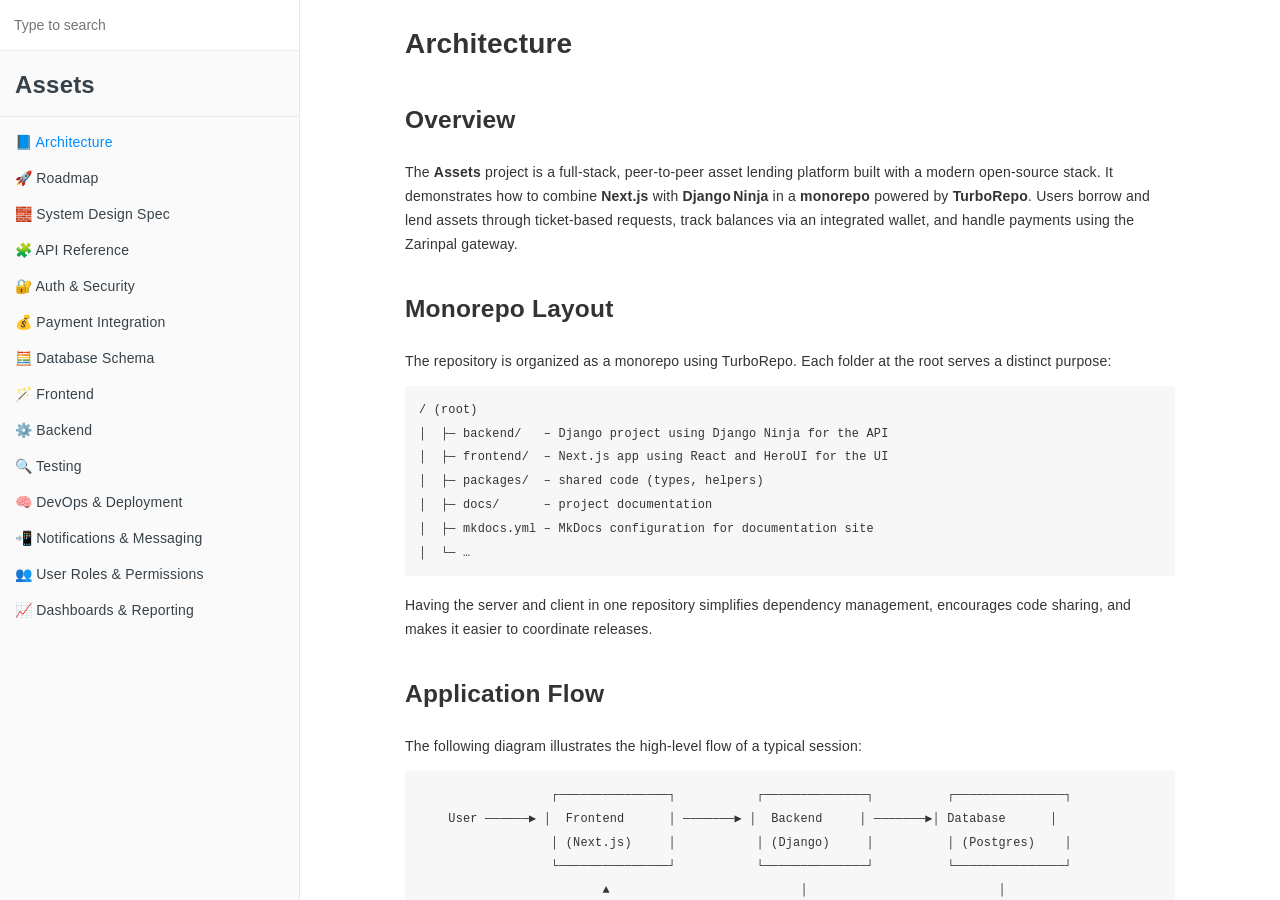
<file: index.html>
<!DOCTYPE html>
<html lang="en">
<head>
<meta charset="utf-8">
<meta content="text/html; charset=utf-8" http-equiv="Content-Type">
<title>📘 Architecture - Assets</title>
<meta http-equiv="X-UA-Compatible" content="IE=edge">
<meta name="description" content="An open-source web app where users lend assets to each other through ticket-based requests, payments, and time-limited access. Built with Django Ninja, Next.js, and PostgreSQL">
<meta name="generator" content="mkdocs-1.6.1, mkdocs-gitbook-1.0.7">
<meta name="author" content="Shahriyar Gorgany">
<link rel="shortcut icon" href="./images/favicon.ico" type="image/x-icon">
<meta name="HandheldFriendly" content="true"/>
<meta name="viewport" content="width=device-width, initial-scale=1, user-scalable=no">
<meta name="apple-mobile-web-app-capable" content="yes">
<meta name="apple-mobile-web-app-status-bar-style" content="black">
<meta rel="next" href="" />
<link href="./css/style.min.css" rel="stylesheet">
<link href="css/extra.css" rel="stylesheet"> 
</head>

<body>
<div class="book">
<div class="book-summary">
<div id="book-search-input" role="search">
<input type="text" placeholder="Type to search" />
</div> <!-- end of book-search-input -->

<nav role="navigation">
<ul class="summary">
<li>
<a href="." target="_blank" class="custom-link">Assets</a>
</li>
<li class="divider"></li>
<li class="chapter active" data-path="">
<a href=".">📘 Architecture</a>
<li class="chapter" data-path="roadmap/">
<a href="roadmap/">🚀 Roadmap</a>
<li class="chapter" data-path="system-design/">
<a href="system-design/">🧱 System Design Spec</a>
<li class="chapter" data-path="api-reference/">
<a href="api-reference/">🧩 API Reference</a>
<li class="chapter" data-path="auth-security/">
<a href="auth-security/">🔐 Auth & Security</a>
<li class="chapter" data-path="payment-integration/">
<a href="payment-integration/">💰 Payment Integration</a>
<li class="chapter" data-path="database-schema/">
<a href="database-schema/">🧮 Database Schema</a>
<li class="chapter" data-path="frontend/">
<a href="frontend/">🪄 Frontend</a>
<li class="chapter" data-path="backend/">
<a href="backend/">⚙️ Backend</a>
<li class="chapter" data-path="testing/">
<a href="testing/">🔍 Testing</a>
<li class="chapter" data-path="devops-deployment/">
<a href="devops-deployment/">🧠 DevOps & Deployment</a>
<li class="chapter" data-path="notifications-messaging/">
<a href="notifications-messaging/">📲 Notifications & Messaging</a>
<li class="chapter" data-path="user-roles-permissions/">
<a href="user-roles-permissions/">👥 User Roles & Permissions</a>
<li class="chapter" data-path="dashboards-reporting/">
<a href="dashboards-reporting/">📈 Dashboards & Reporting</a>
<li class="divider"></li>



<li><a href="http://www.mkdocs.org">
Published with MkDocs
</a></li>

<li><a href="https://github.com/GitbookIO/theme-default">
Theme by GitBook
</a></li>
</ul>

</nav>

</div> <!-- end of book-summary -->

<div class="book-body">
<div class="body-inner">
<div class="book-header" role="navigation">

<!-- Title -->
<h1>
<i class="fa fa-circle-o-notch fa-spin"></i>
<a href="." ></a>
</h1>

</div> <!-- end of book-header -->

<div class="page-wrapper" tabindex="-1" role="main">
<div class="page-inner">
<div id="book-search-results">
<div class="search-noresults">

<section class="normal markdown-section">



<h1 id="architecture">Architecture</h1>
<h2 id="overview">Overview</h2>
<p>The <strong>Assets</strong> project is a full‑stack, peer‑to‑peer asset lending platform built with a modern open‑source stack. It demonstrates how to combine <strong>Next.js</strong> with <strong>Django Ninja</strong> in a <strong>monorepo</strong> powered by <strong>TurboRepo</strong>. Users borrow and lend assets through ticket‑based requests, track balances via an integrated wallet, and handle payments using the Zarinpal gateway.</p>
<h2 id="monorepo-layout">Monorepo Layout</h2>
<p>The repository is organized as a monorepo using TurboRepo. Each folder at the root serves a distinct purpose:</p>
<pre><code>/ (root)
│  ├─ backend/   – Django project using Django Ninja for the API
│  ├─ frontend/  – Next.js app using React and HeroUI for the UI
│  ├─ packages/  – shared code (types, helpers)
│  ├─ docs/      – project documentation
│  ├─ mkdocs.yml – MkDocs configuration for documentation site
│  └─ …
</code></pre>
<p>Having the server and client in one repository simplifies dependency management, encourages code sharing, and makes it easier to coordinate releases.</p>
<h2 id="application-flow">Application Flow</h2>
<p>The following diagram illustrates the high‑level flow of a typical session:</p>
<pre><code>                  ┌───────────────┐           ┌──────────────┐          ┌───────────────┐
    User ──────▶ │  Frontend      │ ───────▶ │  Backend     │ ───────▶│ Database      │
                  │ (Next.js)     │           │ (Django)     │          │ (Postgres)    │
                  └───────────────┘           └──────────────┘          └───────────────┘
                         ▲                          │                          │
                         │                          │                          │
                         │                          ▼                          │
                  OAuth 2.0 / JWT             Business logic            Persistent data
</code></pre>
<ol>
<li><strong>Authentication:</strong> Users log in using Auth0 (SSO) or email/password via OAuth 2.0. Upon successful authentication, the frontend stores a short‑lived JWT in a secure cookie.</li>
<li><strong>Frontend:</strong> Built with Next.js and HeroUI, it provides dashboards, forms for ticket creation, and wallet management. It communicates with the backend via REST endpoints.</li>
<li><strong>Backend:</strong> Django + Django Ninja expose a versioned API. Services include authentication, wallet operations, ticket lifecycle management, and reporting.</li>
<li><strong>Database:</strong> PostgreSQL stores users, roles, wallets, ledger entries, tickets, and audit logs. Row‑level security can be enabled for multi‑tenant scenarios.</li>
<li><strong>Payments:</strong> The backend integrates with Zarinpal for payment processing; future gateways can be added via an adapter pattern.</li>
</ol>
<h2 id="backend-architecture">Backend Architecture</h2>
<p>The <strong>backend</strong> folder contains a Django project configured with Django Ninja. Each module is structured as an app:</p>
<ul>
<li><strong>auth</strong> – handles OAuth 2.0, email/password login, JWT issuance, and role management.</li>
<li><strong>wallet</strong> – manages user balances and ledger entries; interacts with payment providers.</li>
<li><strong>tickets</strong> – CRUD operations for loan requests and approvals; manages ticket statuses and SLA logic.</li>
<li><strong>reports</strong> – aggregates data for dashboards and exports (CSV, XLSX).</li>
</ul>
<p>The API is type‑hinted and auto‑documented via OpenAPI/Swagger, making it easy for developers to explore available endpoints.</p>
<h2 id="database-schema-key-tables">Database Schema (Key Tables)</h2>
<table>
<thead>
<tr>
<th>Table</th>
<th>Description</th>
</tr>
</thead>
<tbody>
<tr>
<td><code>users</code></td>
<td>User accounts, including SSO subject and role.</td>
</tr>
<tr>
<td><code>wallets</code></td>
<td>One wallet per user; tracks balance and currency.</td>
</tr>
<tr>
<td><code>ledger_entries</code></td>
<td>Double‑entry accounting for wallet transactions.</td>
</tr>
<tr>
<td><code>tickets</code></td>
<td>Asset lending requests with status and pricing.</td>
</tr>
<tr>
<td><code>ticket_comments</code></td>
<td>Comments and attachments associated with tickets.</td>
</tr>
<tr>
<td><code>audit_logs</code></td>
<td>Records of security‑sensitive actions.</td>
</tr>
</tbody>
</table>
<p>This schema is defined in Django models and managed via migrations. Seed data is provided to facilitate local development and testing.</p>
<h2 id="request-lifecycle-example">Request Lifecycle Example</h2>
<p>To illustrate how components work together, consider the flow of creating a ticket:</p>
<ol>
<li><strong>Login:</strong> The user logs in via Auth0 (or email/password), receiving a JWT.</li>
<li><strong>Create Ticket:</strong> On the frontend, the user fills out a form specifying the asset, desired duration, and price. The form posts to <code>POST /tickets/</code>.</li>
<li><strong>Backend Processing:</strong> Django Ninja validates the request, creates a <code>Ticket</code> record in Postgres, and emits a notification to the lender via SMS/WhatsApp and email.</li>
<li><strong>Lender Response:</strong> The lender accepts or declines via a PATCH endpoint; if accepted, the platform records a pending transaction.</li>
<li><strong>Payment &amp; Ledger:</strong> Once both parties confirm, the wallet service debits the borrower’s balance and credits the lender’s. Ledger entries are written, and Zarinpal processes the external payment.</li>
<li><strong>Completion:</strong> At the end of the loan period, the ticket status is updated and funds are settled accordingly.</li>
</ol>
<h2 id="security-considerations">Security Considerations</h2>
<ul>
<li><strong>Authentication &amp; Authorization:</strong> OAuth 2.0 and JWT ensure that only authenticated users can access protected routes. Role checks enforce permissions (admin vs user).</li>
<li><strong>Transport &amp; Data Security:</strong> All traffic is served over HTTPS; sensitive data at rest is encrypted (e.g. AES for private keys). Passwords are hashed with modern algorithms like bcrypt.</li>
<li><strong>Rate Limiting:</strong> The API includes rate limiting and CSRF protection to mitigate abuse.</li>
<li><strong>Audit Logging:</strong> Administrative actions and wallet operations are logged for traceability.</li>
</ul>
<h2 id="extensibility-deployment">Extensibility &amp; Deployment</h2>
<p>The project is intentionally modular:</p>
<ul>
<li><strong>Adapters:</strong> Payment providers are abstracted behind interfaces; adding support for other gateways (Stripe, Coinbase) requires minimal changes.</li>
<li><strong>Services:</strong> Each domain (auth, wallet, tickets) can be extended independently, making it easy to introduce new features such as asset categories or escrow.</li>
<li><strong>DevOps:</strong> The repository includes Docker and CI/CD configurations (GitHub Actions). Deployments can target platforms like Vercel (frontend) and Render/Railway/Fly (backend).</li>
</ul>


</section>
</div> <!-- end of search-noresults -->
<div class="search-results">
<div class="has-results">

<h1 class="search-results-title"><span class='search-results-count'></span> results matching "<span class='search-query'></span>"</h1>
<ul class="search-results-list"></ul>

</div> <!-- end of has-results -->
<div class="no-results">

<h1 class="search-results-title">No results matching "<span class='search-query'></span>"</h1>

</div> <!-- end of no-results -->
</div> <!-- end of search-results -->
</div> <!-- end of book-search-results -->

</div> <!-- end of page-inner -->
</div> <!-- end of page-wrapper -->

</div> <!-- end of body-inner -->

</div> <!-- end of book-body -->
<script src="./js/main.js"></script>
<script src="search/main.js"></script>
<script src="./js/gitbook.min.js"></script>
<script src="./js/theme.min.js"></script>
</body>
</html>
</file>
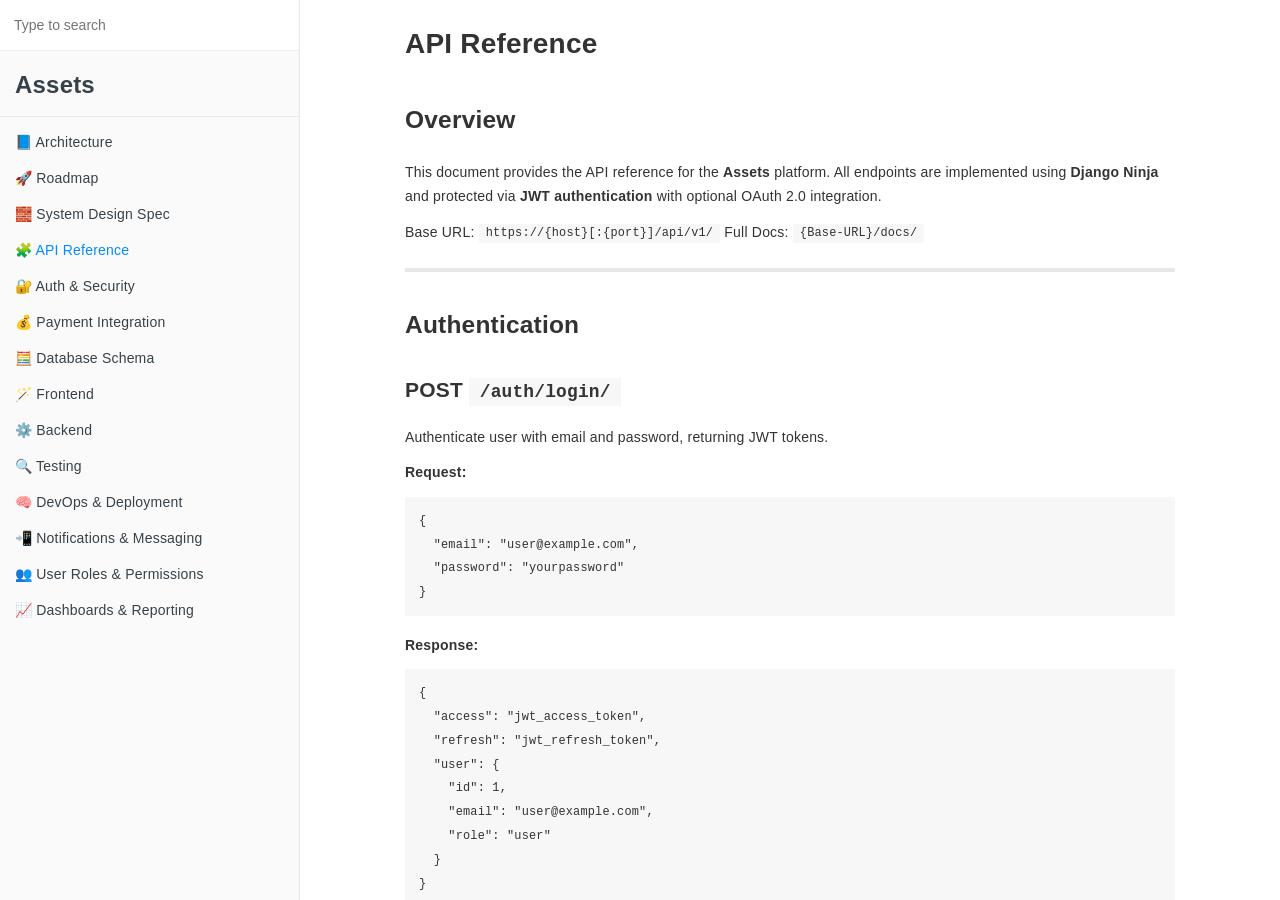
<file: api-reference/index.html>
<!DOCTYPE html>
<html lang="en">
<head>
<meta charset="utf-8">
<meta content="text/html; charset=utf-8" http-equiv="Content-Type">
<title>🧩 API Reference - Assets</title>
<meta http-equiv="X-UA-Compatible" content="IE=edge">
<meta name="description" content="An open-source web app where users lend assets to each other through ticket-based requests, payments, and time-limited access. Built with Django Ninja, Next.js, and PostgreSQL">
<meta name="generator" content="mkdocs-1.6.1, mkdocs-gitbook-1.0.7">
<meta name="author" content="Shahriyar Gorgany">
<link rel="shortcut icon" href="../images/favicon.ico" type="image/x-icon">
<meta name="HandheldFriendly" content="true"/>
<meta name="viewport" content="width=device-width, initial-scale=1, user-scalable=no">
<meta name="apple-mobile-web-app-capable" content="yes">
<meta name="apple-mobile-web-app-status-bar-style" content="black">
<meta rel="next" href="" />
<link href="../css/style.min.css" rel="stylesheet">
<link href="../css/extra.css" rel="stylesheet"> 
</head>

<body>
<div class="book">
<div class="book-summary">
<div id="book-search-input" role="search">
<input type="text" placeholder="Type to search" />
</div> <!-- end of book-search-input -->

<nav role="navigation">
<ul class="summary">
<li>
<a href=".." target="_blank" class="custom-link">Assets</a>
</li>
<li class="divider"></li>
<li class="chapter" data-path="">
<a href="..">📘 Architecture</a>
<li class="chapter" data-path="roadmap/">
<a href="../roadmap/">🚀 Roadmap</a>
<li class="chapter" data-path="system-design/">
<a href="../system-design/">🧱 System Design Spec</a>
<li class="chapter active" data-path="api-reference/">
<a href="./">🧩 API Reference</a>
<li class="chapter" data-path="auth-security/">
<a href="../auth-security/">🔐 Auth & Security</a>
<li class="chapter" data-path="payment-integration/">
<a href="../payment-integration/">💰 Payment Integration</a>
<li class="chapter" data-path="database-schema/">
<a href="../database-schema/">🧮 Database Schema</a>
<li class="chapter" data-path="frontend/">
<a href="../frontend/">🪄 Frontend</a>
<li class="chapter" data-path="backend/">
<a href="../backend/">⚙️ Backend</a>
<li class="chapter" data-path="testing/">
<a href="../testing/">🔍 Testing</a>
<li class="chapter" data-path="devops-deployment/">
<a href="../devops-deployment/">🧠 DevOps & Deployment</a>
<li class="chapter" data-path="notifications-messaging/">
<a href="../notifications-messaging/">📲 Notifications & Messaging</a>
<li class="chapter" data-path="user-roles-permissions/">
<a href="../user-roles-permissions/">👥 User Roles & Permissions</a>
<li class="chapter" data-path="dashboards-reporting/">
<a href="../dashboards-reporting/">📈 Dashboards & Reporting</a>
<li class="divider"></li>



<li><a href="http://www.mkdocs.org">
Published with MkDocs
</a></li>

<li><a href="https://github.com/GitbookIO/theme-default">
Theme by GitBook
</a></li>
</ul>

</nav>

</div> <!-- end of book-summary -->

<div class="book-body">
<div class="body-inner">
<div class="book-header" role="navigation">

<!-- Title -->
<h1>
<i class="fa fa-circle-o-notch fa-spin"></i>
<a href="." ></a>
</h1>

</div> <!-- end of book-header -->

<div class="page-wrapper" tabindex="-1" role="main">
<div class="page-inner">
<div id="book-search-results">
<div class="search-noresults">

<section class="normal markdown-section">



<h1 id="api-reference">API Reference</h1>
<h2 id="overview">Overview</h2>
<p>This document provides the API reference for the <strong>Assets</strong> platform. All endpoints are implemented using <strong>Django Ninja</strong> and protected via <strong>JWT authentication</strong> with optional OAuth 2.0 integration.</p>
<p>Base URL: <code>https://{host}[:{port}]/api/v1/</code>
Full Docs: <code>{Base-URL}/docs/</code></p>
<hr />
<h2 id="authentication">Authentication</h2>
<h3 id="post-authlogin">POST <code>/auth/login/</code></h3>
<p>Authenticate user with email and password, returning JWT tokens.</p>
<p><strong>Request:</strong></p>
<pre><code class="language-json">{
  &quot;email&quot;: &quot;user@example.com&quot;,
  &quot;password&quot;: &quot;yourpassword&quot;
}
</code></pre>
<p><strong>Response:</strong></p>
<pre><code class="language-json">{
  &quot;access&quot;: &quot;jwt_access_token&quot;,
  &quot;refresh&quot;: &quot;jwt_refresh_token&quot;,
  &quot;user&quot;: {
    &quot;id&quot;: 1,
    &quot;email&quot;: &quot;user@example.com&quot;,
    &quot;role&quot;: &quot;user&quot;
  }
}
</code></pre>
<hr />
<h3 id="post-authrefresh">POST <code>/auth/refresh/</code></h3>
<p>Refresh access token using a valid refresh token.</p>
<p><strong>Request:</strong></p>
<pre><code class="language-json">{
  &quot;refresh&quot;: &quot;jwt_refresh_token&quot;
}
</code></pre>
<p><strong>Response:</strong></p>
<pre><code class="language-json">{
  &quot;access&quot;: &quot;new_jwt_access_token&quot;
}
</code></pre>
<hr />
<h2 id="users">Users</h2>
<h3 id="get-usersme">GET <code>/users/me/</code></h3>
<p>Retrieve the authenticated user's profile.</p>
<p><strong>Response:</strong></p>
<pre><code class="language-json">{
  &quot;id&quot;: 1,
  &quot;email&quot;: &quot;user@example.com&quot;,
  &quot;wallet_balance&quot;: 250.0,
  &quot;role&quot;: &quot;user&quot;
}
</code></pre>
<h3 id="patch-usersme">PATCH <code>/users/me/</code></h3>
<p>Update user's profile details.</p>
<p><strong>Request:</strong></p>
<pre><code class="language-json">{
  &quot;first_name&quot;: &quot;Shahriyar&quot;,
  &quot;last_name&quot;: &quot;A.R.&quot;
}
</code></pre>
<hr />
<h2 id="wallet">Wallet</h2>
<h3 id="get-wallet">GET <code>/wallet/</code></h3>
<p>Fetch wallet details and transaction history.</p>
<p><strong>Response:</strong></p>
<pre><code class="language-json">{
  &quot;wallet_id&quot;: &quot;WAL123456&quot;,
  &quot;balance&quot;: 250.0,
  &quot;currency&quot;: &quot;IRR&quot;,
  &quot;transactions&quot;: [
    {
      &quot;id&quot;: 1,
      &quot;type&quot;: &quot;credit&quot;,
      &quot;amount&quot;: 100,
      &quot;timestamp&quot;: &quot;2025-11-01T14:32:00Z&quot;
    },
    {
      &quot;id&quot;: 2,
      &quot;type&quot;: &quot;debit&quot;,
      &quot;amount&quot;: 50,
      &quot;timestamp&quot;: &quot;2025-11-02T09:10:00Z&quot;
    }
  ]
}
</code></pre>
<h3 id="post-wallettransfer">POST <code>/wallet/transfer/</code></h3>
<p>Transfer funds between users.</p>
<p><strong>Request:</strong></p>
<pre><code class="language-json">{
  &quot;recipient_id&quot;: 5,
  &quot;amount&quot;: 20.0
}
</code></pre>
<p><strong>Response:</strong></p>
<pre><code class="language-json">{
  &quot;status&quot;: &quot;success&quot;,
  &quot;transaction_id&quot;: &quot;TX998877&quot;
}
</code></pre>
<hr />
<h2 id="tickets">Tickets</h2>
<h3 id="get-tickets">GET <code>/tickets/</code></h3>
<p>List all user-related tickets.</p>
<p><strong>Response:</strong></p>
<pre><code class="language-json">[
  {
    &quot;id&quot;: 12,
    &quot;asset_name&quot;: &quot;Canon EOS 5D&quot;,
    &quot;status&quot;: &quot;active&quot;,
    &quot;price&quot;: 120,
    &quot;lender&quot;: &quot;alice@example.com&quot;,
    &quot;borrower&quot;: &quot;bob@example.com&quot;
  }
]
</code></pre>
<h3 id="post-tickets">POST <code>/tickets/</code></h3>
<p>Create a new asset lending request.</p>
<p><strong>Request:</strong></p>
<pre><code class="language-json">{
  &quot;asset_name&quot;: &quot;Laptop Dell XPS 13&quot;,
  &quot;price&quot;: 150,
  &quot;duration_days&quot;: 7
}
</code></pre>
<p><strong>Response:</strong></p>
<pre><code class="language-json">{
  &quot;id&quot;: 15,
  &quot;status&quot;: &quot;pending&quot;,
  &quot;message&quot;: &quot;Ticket created successfully.&quot;
}
</code></pre>
<hr />
<h3 id="patch-ticketsticket_idaccept">PATCH <code>/tickets/{ticket_id}/accept/</code></h3>
<p>Accept a lending request (admin or lender only).</p>
<p><strong>Response:</strong></p>
<pre><code class="language-json">{
  &quot;id&quot;: 15,
  &quot;status&quot;: &quot;accepted&quot;,
  &quot;message&quot;: &quot;Ticket accepted and payment initiated.&quot;
}
</code></pre>
<hr />
<h2 id="reports">Reports</h2>
<h3 id="get-reportsoverview">GET <code>/reports/overview/</code></h3>
<p>Get financial and activity reports for user or admin dashboards.</p>
<p><strong>Response:</strong></p>
<pre><code class="language-json">{
  &quot;total_users&quot;: 500,
  &quot;total_tickets&quot;: 1200,
  &quot;active_loans&quot;: 450,
  &quot;total_volume&quot;: 35000000
}
</code></pre>
<hr />
<h2 id="errors">Errors</h2>
<p>All endpoints return standardized error responses:</p>
<p><strong>Example:</strong></p>
<pre><code class="language-json">{
  &quot;detail&quot;: &quot;Invalid token or session expired.&quot;
}
</code></pre>
<table>
<thead>
<tr>
<th>HTTP Code</th>
<th>Meaning</th>
</tr>
</thead>
<tbody>
<tr>
<td>200</td>
<td>Success</td>
</tr>
<tr>
<td>400</td>
<td>Bad Request</td>
</tr>
<tr>
<td>401</td>
<td>Unauthorized</td>
</tr>
<tr>
<td>403</td>
<td>Forbidden</td>
</tr>
<tr>
<td>404</td>
<td>Not Found</td>
</tr>
<tr>
<td>500</td>
<td>Server Error</td>
</tr>
</tbody>
</table>


</section>
</div> <!-- end of search-noresults -->
<div class="search-results">
<div class="has-results">

<h1 class="search-results-title"><span class='search-results-count'></span> results matching "<span class='search-query'></span>"</h1>
<ul class="search-results-list"></ul>

</div> <!-- end of has-results -->
<div class="no-results">

<h1 class="search-results-title">No results matching "<span class='search-query'></span>"</h1>

</div> <!-- end of no-results -->
</div> <!-- end of search-results -->
</div> <!-- end of book-search-results -->

</div> <!-- end of page-inner -->
</div> <!-- end of page-wrapper -->

</div> <!-- end of body-inner -->

</div> <!-- end of book-body -->
<script src="../js/main.js"></script>
<script src="../search/main.js"></script>
<script src="../js/gitbook.min.js"></script>
<script src="../js/theme.min.js"></script>
</body>
</html>
</file>
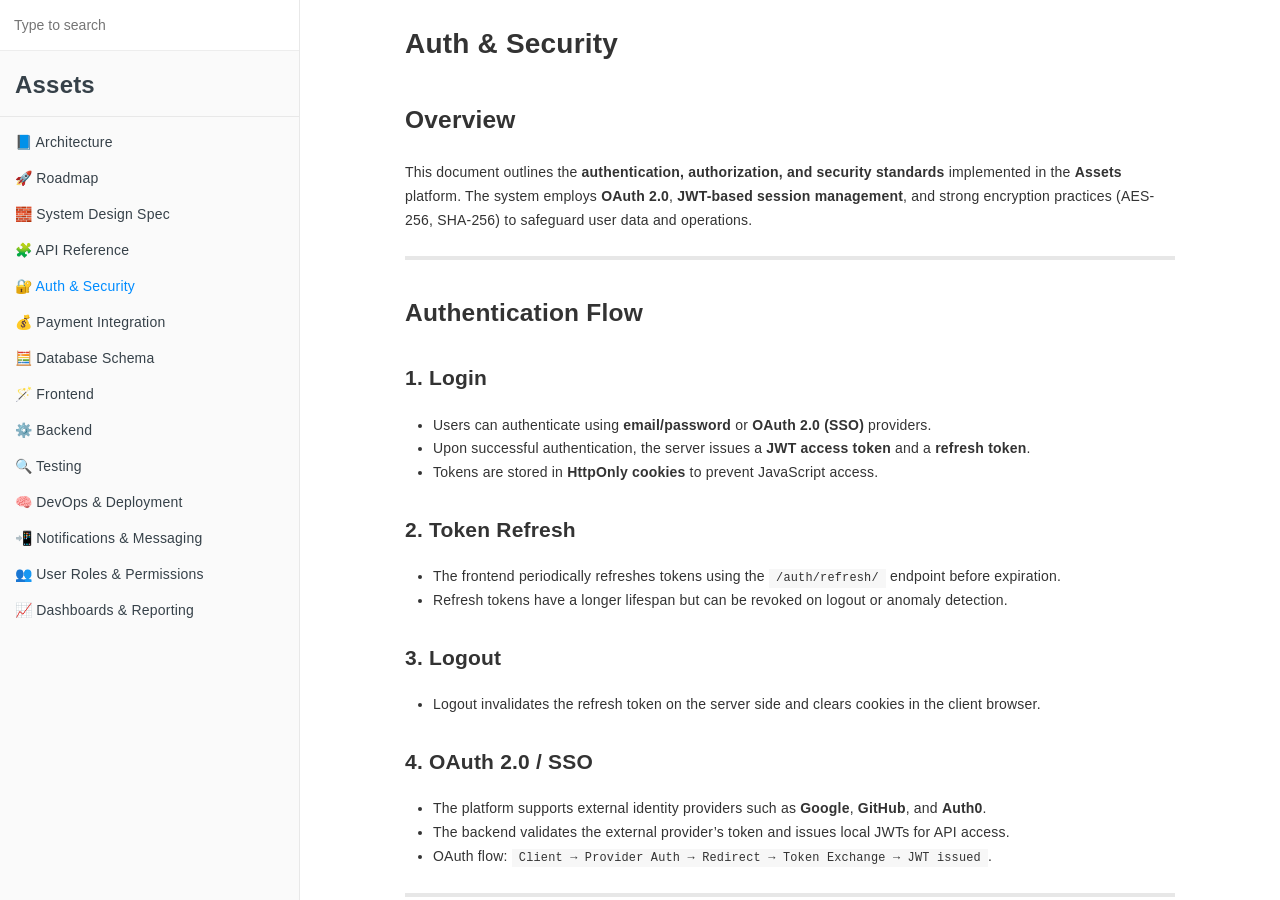
<file: auth-security/index.html>
<!DOCTYPE html>
<html lang="en">
<head>
<meta charset="utf-8">
<meta content="text/html; charset=utf-8" http-equiv="Content-Type">
<title>🔐 Auth & Security - Assets</title>
<meta http-equiv="X-UA-Compatible" content="IE=edge">
<meta name="description" content="An open-source web app where users lend assets to each other through ticket-based requests, payments, and time-limited access. Built with Django Ninja, Next.js, and PostgreSQL">
<meta name="generator" content="mkdocs-1.6.1, mkdocs-gitbook-1.0.7">
<meta name="author" content="Shahriyar Gorgany">
<link rel="shortcut icon" href="../images/favicon.ico" type="image/x-icon">
<meta name="HandheldFriendly" content="true"/>
<meta name="viewport" content="width=device-width, initial-scale=1, user-scalable=no">
<meta name="apple-mobile-web-app-capable" content="yes">
<meta name="apple-mobile-web-app-status-bar-style" content="black">
<meta rel="next" href="" />
<link href="../css/style.min.css" rel="stylesheet">
<link href="../css/extra.css" rel="stylesheet"> 
</head>

<body>
<div class="book">
<div class="book-summary">
<div id="book-search-input" role="search">
<input type="text" placeholder="Type to search" />
</div> <!-- end of book-search-input -->

<nav role="navigation">
<ul class="summary">
<li>
<a href=".." target="_blank" class="custom-link">Assets</a>
</li>
<li class="divider"></li>
<li class="chapter" data-path="">
<a href="..">📘 Architecture</a>
<li class="chapter" data-path="roadmap/">
<a href="../roadmap/">🚀 Roadmap</a>
<li class="chapter" data-path="system-design/">
<a href="../system-design/">🧱 System Design Spec</a>
<li class="chapter" data-path="api-reference/">
<a href="../api-reference/">🧩 API Reference</a>
<li class="chapter active" data-path="auth-security/">
<a href="./">🔐 Auth & Security</a>
<li class="chapter" data-path="payment-integration/">
<a href="../payment-integration/">💰 Payment Integration</a>
<li class="chapter" data-path="database-schema/">
<a href="../database-schema/">🧮 Database Schema</a>
<li class="chapter" data-path="frontend/">
<a href="../frontend/">🪄 Frontend</a>
<li class="chapter" data-path="backend/">
<a href="../backend/">⚙️ Backend</a>
<li class="chapter" data-path="testing/">
<a href="../testing/">🔍 Testing</a>
<li class="chapter" data-path="devops-deployment/">
<a href="../devops-deployment/">🧠 DevOps & Deployment</a>
<li class="chapter" data-path="notifications-messaging/">
<a href="../notifications-messaging/">📲 Notifications & Messaging</a>
<li class="chapter" data-path="user-roles-permissions/">
<a href="../user-roles-permissions/">👥 User Roles & Permissions</a>
<li class="chapter" data-path="dashboards-reporting/">
<a href="../dashboards-reporting/">📈 Dashboards & Reporting</a>
<li class="divider"></li>



<li><a href="http://www.mkdocs.org">
Published with MkDocs
</a></li>

<li><a href="https://github.com/GitbookIO/theme-default">
Theme by GitBook
</a></li>
</ul>

</nav>

</div> <!-- end of book-summary -->

<div class="book-body">
<div class="body-inner">
<div class="book-header" role="navigation">

<!-- Title -->
<h1>
<i class="fa fa-circle-o-notch fa-spin"></i>
<a href="." ></a>
</h1>

</div> <!-- end of book-header -->

<div class="page-wrapper" tabindex="-1" role="main">
<div class="page-inner">
<div id="book-search-results">
<div class="search-noresults">

<section class="normal markdown-section">



<h1 id="auth-security">Auth &amp; Security</h1>
<h2 id="overview">Overview</h2>
<p>This document outlines the <strong>authentication, authorization, and security standards</strong> implemented in the <strong>Assets</strong> platform. The system employs <strong>OAuth 2.0</strong>, <strong>JWT-based session management</strong>, and strong encryption practices (AES-256, SHA-256) to safeguard user data and operations.</p>
<hr />
<h2 id="authentication-flow">Authentication Flow</h2>
<h3 id="1-login">1. Login</h3>
<ul>
<li>Users can authenticate using <strong>email/password</strong> or <strong>OAuth 2.0 (SSO)</strong> providers.</li>
<li>Upon successful authentication, the server issues a <strong>JWT access token</strong> and a <strong>refresh token</strong>.</li>
<li>Tokens are stored in <strong>HttpOnly cookies</strong> to prevent JavaScript access.</li>
</ul>
<h3 id="2-token-refresh">2. Token Refresh</h3>
<ul>
<li>The frontend periodically refreshes tokens using the <code>/auth/refresh/</code> endpoint before expiration.</li>
<li>Refresh tokens have a longer lifespan but can be revoked on logout or anomaly detection.</li>
</ul>
<h3 id="3-logout">3. Logout</h3>
<ul>
<li>Logout invalidates the refresh token on the server side and clears cookies in the client browser.</li>
</ul>
<h3 id="4-oauth-20-sso">4. OAuth 2.0 / SSO</h3>
<ul>
<li>The platform supports external identity providers such as <strong>Google</strong>, <strong>GitHub</strong>, and <strong>Auth0</strong>.</li>
<li>The backend validates the external provider’s token and issues local JWTs for API access.</li>
<li>OAuth flow: <code>Client → Provider Auth → Redirect → Token Exchange → JWT issued</code>.</li>
</ul>
<hr />
<h2 id="authorization">Authorization</h2>
<table>
<thead>
<tr>
<th>Role</th>
<th>Permissions</th>
</tr>
</thead>
<tbody>
<tr>
<td><strong>Admin</strong></td>
<td>Full access to manage users, tickets, reports, and wallets.</td>
</tr>
<tr>
<td><strong>User</strong></td>
<td>Can create and manage personal tickets, view wallet and transaction history.</td>
</tr>
</tbody>
</table>
<ul>
<li>Authorization is enforced via <strong>Django Ninja dependency injection</strong> and <strong>role-based decorators</strong>.</li>
<li>Sensitive endpoints (wallet updates, ticket actions) are double-checked with permission guards.</li>
</ul>
<hr />
<h2 id="password-management">Password Management</h2>
<ul>
<li>User passwords are stored using <strong>bcrypt</strong> hashing.</li>
<li>Password reset requests generate short-lived signed tokens with expiration limits.</li>
<li>Login attempts are rate-limited by IP and user to prevent brute-force attacks.</li>
</ul>
<hr />
<h2 id="encryption-standards">Encryption Standards</h2>
<table>
<thead>
<tr>
<th>Context</th>
<th>Algorithm</th>
<th>Usage</th>
</tr>
</thead>
<tbody>
<tr>
<td><strong>Data in Transit</strong></td>
<td>TLS 1.3</td>
<td>HTTPS between client and server</td>
</tr>
<tr>
<td><strong>Data at Rest</strong></td>
<td>AES-256-GCM</td>
<td>Encrypts wallet and personal data</td>
</tr>
<tr>
<td><strong>Password Hashing</strong></td>
<td>bcrypt</td>
<td>Stores secure salted hashes</td>
</tr>
<tr>
<td><strong>Integrity Check</strong></td>
<td>SHA-256</td>
<td>Verifies file and data integrity</td>
</tr>
</tbody>
</table>
<ul>
<li>All sensitive keys and secrets are managed through environment variables.</li>
<li>The backend supports <strong>automatic key rotation</strong> using versioned secrets.</li>
</ul>
<hr />
<h2 id="session-security">Session Security</h2>
<ul>
<li><strong>HttpOnly</strong> and <strong>Secure</strong> flags are set on cookies.</li>
<li>CSRF protection is enforced for browser-based requests.</li>
<li>CORS is limited to trusted frontend domains.</li>
<li>Session timeouts and idle logout are configurable per role.</li>
</ul>
<hr />
<h2 id="payment-security-zarinpal">Payment Security (Zarinpal)</h2>
<ul>
<li>Zarinpal API keys are stored securely via environment variables.</li>
<li>All payment callbacks are verified with Zarinpal’s checksum signature.</li>
<li>Transactions use <strong>HMAC-SHA256</strong> signatures for request validation.</li>
<li>Wallet operations are <strong>atomic transactions</strong> to prevent double-spend conditions.</li>
</ul>
<hr />
<h2 id="audit-logging">Audit Logging</h2>
<p>Every sensitive operation is logged with:</p>
<ul>
<li>Timestamp and user ID</li>
<li>Request IP and method</li>
<li>Entity affected (ticket, wallet, user)</li>
<li>Action outcome (success/failure)</li>
</ul>
<p>Logs are immutable and periodically exported to an archival storage system.</p>
<hr />
<h2 id="security-testing">Security Testing</h2>
<table>
<thead>
<tr>
<th>Test Type</th>
<th>Tools</th>
<th>Description</th>
</tr>
</thead>
<tbody>
<tr>
<td><strong>Static Analysis</strong></td>
<td>Bandit, Ruff</td>
<td>Scans Python code for vulnerabilities</td>
</tr>
<tr>
<td><strong>Dependency Audit</strong></td>
<td>Safety</td>
<td>Checks for known CVEs in libraries</td>
</tr>
<tr>
<td><strong>Penetration Testing</strong></td>
<td>OWASP ZAP</td>
<td>Simulates common attacks (XSS, CSRF, SQLi)</td>
</tr>
<tr>
<td><strong>Load Testing</strong></td>
<td>Locust</td>
<td>Evaluates performance under concurrent access</td>
</tr>
</tbody>
</table>
<hr />
<h2 id="compliance-and-best-practices">Compliance and Best Practices</h2>
<ul>
<li>GDPR-aligned data handling and deletion workflows.</li>
<li>Encryption keys and tokens never committed to version control.</li>
<li>Security patches and dependencies updated via automated CI pipelines.</li>
<li>Regular backup rotation and integrity checks.</li>
</ul>
<hr />
<h2 id="incident-response">Incident Response</h2>
<ol>
<li>Detect → Monitor logs and alerts for anomalies.</li>
<li>Contain → Disable affected tokens, isolate endpoints.</li>
<li>Eradicate → Patch vulnerabilities and rotate secrets.</li>
<li>Recover → Restore service and notify stakeholders.</li>
<li>Review → Conduct post-mortem and update policies.</li>
</ol>


</section>
</div> <!-- end of search-noresults -->
<div class="search-results">
<div class="has-results">

<h1 class="search-results-title"><span class='search-results-count'></span> results matching "<span class='search-query'></span>"</h1>
<ul class="search-results-list"></ul>

</div> <!-- end of has-results -->
<div class="no-results">

<h1 class="search-results-title">No results matching "<span class='search-query'></span>"</h1>

</div> <!-- end of no-results -->
</div> <!-- end of search-results -->
</div> <!-- end of book-search-results -->

</div> <!-- end of page-inner -->
</div> <!-- end of page-wrapper -->

</div> <!-- end of body-inner -->

</div> <!-- end of book-body -->
<script src="../js/main.js"></script>
<script src="../search/main.js"></script>
<script src="../js/gitbook.min.js"></script>
<script src="../js/theme.min.js"></script>
</body>
</html>
</file>
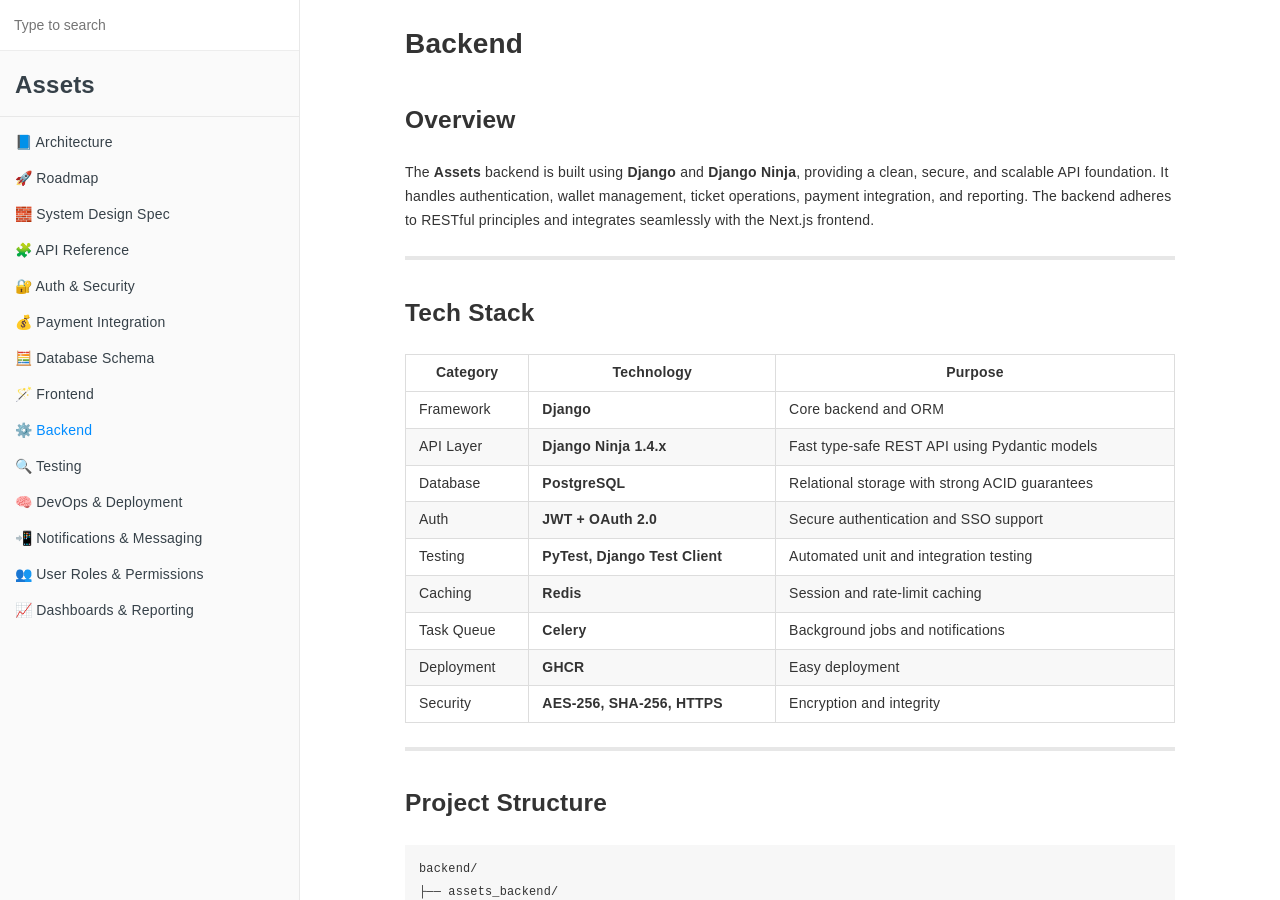
<file: backend/index.html>
<!DOCTYPE html>
<html lang="en">
<head>
<meta charset="utf-8">
<meta content="text/html; charset=utf-8" http-equiv="Content-Type">
<title>⚙️ Backend - Assets</title>
<meta http-equiv="X-UA-Compatible" content="IE=edge">
<meta name="description" content="An open-source web app where users lend assets to each other through ticket-based requests, payments, and time-limited access. Built with Django Ninja, Next.js, and PostgreSQL">
<meta name="generator" content="mkdocs-1.6.1, mkdocs-gitbook-1.0.7">
<meta name="author" content="Shahriyar Gorgany">
<link rel="shortcut icon" href="../images/favicon.ico" type="image/x-icon">
<meta name="HandheldFriendly" content="true"/>
<meta name="viewport" content="width=device-width, initial-scale=1, user-scalable=no">
<meta name="apple-mobile-web-app-capable" content="yes">
<meta name="apple-mobile-web-app-status-bar-style" content="black">
<meta rel="next" href="" />
<link href="../css/style.min.css" rel="stylesheet">
<link href="../css/extra.css" rel="stylesheet"> 
</head>

<body>
<div class="book">
<div class="book-summary">
<div id="book-search-input" role="search">
<input type="text" placeholder="Type to search" />
</div> <!-- end of book-search-input -->

<nav role="navigation">
<ul class="summary">
<li>
<a href=".." target="_blank" class="custom-link">Assets</a>
</li>
<li class="divider"></li>
<li class="chapter" data-path="">
<a href="..">📘 Architecture</a>
<li class="chapter" data-path="roadmap/">
<a href="../roadmap/">🚀 Roadmap</a>
<li class="chapter" data-path="system-design/">
<a href="../system-design/">🧱 System Design Spec</a>
<li class="chapter" data-path="api-reference/">
<a href="../api-reference/">🧩 API Reference</a>
<li class="chapter" data-path="auth-security/">
<a href="../auth-security/">🔐 Auth & Security</a>
<li class="chapter" data-path="payment-integration/">
<a href="../payment-integration/">💰 Payment Integration</a>
<li class="chapter" data-path="database-schema/">
<a href="../database-schema/">🧮 Database Schema</a>
<li class="chapter" data-path="frontend/">
<a href="../frontend/">🪄 Frontend</a>
<li class="chapter active" data-path="backend/">
<a href="./">⚙️ Backend</a>
<li class="chapter" data-path="testing/">
<a href="../testing/">🔍 Testing</a>
<li class="chapter" data-path="devops-deployment/">
<a href="../devops-deployment/">🧠 DevOps & Deployment</a>
<li class="chapter" data-path="notifications-messaging/">
<a href="../notifications-messaging/">📲 Notifications & Messaging</a>
<li class="chapter" data-path="user-roles-permissions/">
<a href="../user-roles-permissions/">👥 User Roles & Permissions</a>
<li class="chapter" data-path="dashboards-reporting/">
<a href="../dashboards-reporting/">📈 Dashboards & Reporting</a>
<li class="divider"></li>



<li><a href="http://www.mkdocs.org">
Published with MkDocs
</a></li>

<li><a href="https://github.com/GitbookIO/theme-default">
Theme by GitBook
</a></li>
</ul>

</nav>

</div> <!-- end of book-summary -->

<div class="book-body">
<div class="body-inner">
<div class="book-header" role="navigation">

<!-- Title -->
<h1>
<i class="fa fa-circle-o-notch fa-spin"></i>
<a href="." ></a>
</h1>

</div> <!-- end of book-header -->

<div class="page-wrapper" tabindex="-1" role="main">
<div class="page-inner">
<div id="book-search-results">
<div class="search-noresults">

<section class="normal markdown-section">



<h1 id="backend">Backend</h1>
<h2 id="overview">Overview</h2>
<p>The <strong>Assets</strong> backend is built using <strong>Django</strong> and <strong>Django Ninja</strong>, providing a clean, secure, and scalable API foundation. It handles authentication, wallet management, ticket operations, payment integration, and reporting. The backend adheres to RESTful principles and integrates seamlessly with the Next.js frontend.</p>
<hr />
<h2 id="tech-stack">Tech Stack</h2>
<table>
<thead>
<tr>
<th>Category</th>
<th>Technology</th>
<th>Purpose</th>
</tr>
</thead>
<tbody>
<tr>
<td>Framework</td>
<td><strong>Django</strong></td>
<td>Core backend and ORM</td>
</tr>
<tr>
<td>API Layer</td>
<td><strong>Django Ninja 1.4.x</strong></td>
<td>Fast type-safe REST API using Pydantic models</td>
</tr>
<tr>
<td>Database</td>
<td><strong>PostgreSQL</strong></td>
<td>Relational storage with strong ACID guarantees</td>
</tr>
<tr>
<td>Auth</td>
<td><strong>JWT + OAuth 2.0</strong></td>
<td>Secure authentication and SSO support</td>
</tr>
<tr>
<td>Testing</td>
<td><strong>PyTest, Django Test Client</strong></td>
<td>Automated unit and integration testing</td>
</tr>
<tr>
<td>Caching</td>
<td><strong>Redis</strong></td>
<td>Session and rate-limit caching</td>
</tr>
<tr>
<td>Task Queue</td>
<td><strong>Celery</strong></td>
<td>Background jobs and notifications</td>
</tr>
<tr>
<td>Deployment</td>
<td><strong>GHCR</strong></td>
<td>Easy deployment</td>
</tr>
<tr>
<td>Security</td>
<td><strong>AES-256, SHA-256, HTTPS</strong></td>
<td>Encryption and integrity</td>
</tr>
</tbody>
</table>
<hr />
<h2 id="project-structure">Project Structure</h2>
<pre><code>backend/
├── assets_backend/
│   ├── __init__.py
│   ├── settings.py         # Environment configs, middleware, installed apps
│   ├── urls.py             # Root routing configuration
│   ├── asgi.py / wsgi.py   # Server entry points
│   └── schema.py           # OpenAPI schema (generated by Django Ninja)
│
├── apps/
│   ├── auth/               # Authentication and OAuth modules
│   ├── wallet/             # Wallet + ledger management
│   ├── tickets/            # Asset lending and ticket lifecycle
│   ├── payments/           # Zarinpal integration
│   ├── reports/            # Dashboards and analytics
│   └── notifications/      # SMS, WhatsApp, email integration
│
├── tests/
│   ├── conftest.py
│   ├── test_auth.py
│   ├── test_wallet.py
│   └── test_tickets.py
│
├── requirements.txt
├── manage.py
└── Dockerfile
</code></pre>
<hr />
<h2 id="app-overview">App Overview</h2>
<table>
<thead>
<tr>
<th>App</th>
<th>Description</th>
</tr>
</thead>
<tbody>
<tr>
<td><strong>auth</strong></td>
<td>Handles JWT, OAuth 2.0, and user management.</td>
</tr>
<tr>
<td><strong>wallet</strong></td>
<td>Implements user wallets and double-entry ledger system.</td>
</tr>
<tr>
<td><strong>tickets</strong></td>
<td>Core of the lending workflow (requests, approvals, lifecycle).</td>
</tr>
<tr>
<td><strong>payments</strong></td>
<td>Integrates Zarinpal payment gateway and verification.</td>
</tr>
<tr>
<td><strong>reports</strong></td>
<td>Aggregates data for dashboards and analytics.</td>
</tr>
<tr>
<td><strong>notifications</strong></td>
<td>Sends SMS/WhatsApp/email updates.</td>
</tr>
</tbody>
</table>
<hr />
<h2 id="authentication-authorization">Authentication &amp; Authorization</h2>
<h3 id="jwt-authentication">JWT Authentication</h3>
<ul>
<li>Access and refresh tokens issued via <code>/auth/login/</code>.</li>
<li>Stored securely as HttpOnly cookies.</li>
<li>Token rotation and blacklist enabled via Django cache.</li>
</ul>
<h3 id="oauth-20">OAuth 2.0</h3>
<p>Supports third-party providers such as:</p>
<ul>
<li>Google</li>
<li>GitHub</li>
<li>Auth0</li>
</ul>
<p>Upon OAuth login, the backend maps user profiles and issues JWTs.</p>
<hr />
<h2 id="wallet-system">Wallet System</h2>
<p>Implements <strong>double-entry accounting</strong> to ensure transaction accuracy.</p>
<table>
<thead>
<tr>
<th>Action</th>
<th>Debit</th>
<th>Credit</th>
</tr>
</thead>
<tbody>
<tr>
<td>Deposit</td>
<td>Bank Account</td>
<td>Wallet</td>
</tr>
<tr>
<td>Transfer</td>
<td>Sender Wallet</td>
<td>Receiver Wallet</td>
</tr>
<tr>
<td>Payment</td>
<td>Wallet</td>
<td>Ticket Escrow</td>
</tr>
</tbody>
</table>
<p>All transactions are atomic and auditable via <code>ledger_entries</code>.</p>
<p><strong>Example model snippet:</strong></p>
<pre><code class="language-python">class LedgerEntry(models.Model):
    wallet = models.ForeignKey(&quot;Wallet&quot;, on_delete=models.CASCADE)
    type = models.CharField(choices=[(&quot;credit&quot;, &quot;Credit&quot;), (&quot;debit&quot;, &quot;Debit&quot;)])
    amount = models.DecimalField(max_digits=18, decimal_places=2)
    ref = models.CharField(max_length=64, null=True, blank=True)
    description = models.TextField(blank=True)
    created_at = models.DateTimeField(auto_now_add=True)
</code></pre>
<hr />
<h2 id="tickets-module">Tickets Module</h2>
<p>Manages the end-to-end asset lending workflow.</p>
<table>
<thead>
<tr>
<th>Status</th>
<th>Description</th>
</tr>
</thead>
<tbody>
<tr>
<td><code>pending</code></td>
<td>Awaiting lender approval</td>
</tr>
<tr>
<td><code>accepted</code></td>
<td>Approved, awaiting payment</td>
</tr>
<tr>
<td><code>active</code></td>
<td>Payment verified, loan ongoing</td>
</tr>
<tr>
<td><code>completed</code></td>
<td>Loan duration ended successfully</td>
</tr>
<tr>
<td><code>cancelled</code></td>
<td>Request withdrawn or expired</td>
</tr>
</tbody>
</table>
<p><strong>Example API endpoints:</strong></p>
<ul>
<li><code>GET /tickets/</code> — List user tickets</li>
<li><code>POST /tickets/</code> — Create new lending request</li>
<li><code>PATCH /tickets/{id}/accept/</code> — Approve a ticket</li>
<li><code>PATCH /tickets/{id}/complete/</code> — Mark as completed</li>
</ul>
<hr />
<h2 id="payments-module-zarinpal">Payments Module (Zarinpal)</h2>
<p>Zarinpal integration ensures secure, traceable payments.</p>
<ul>
<li>Initiates payment on wallet recharge.</li>
<li>Verifies transaction via callback from Zarinpal API.</li>
<li>Updates wallet balances upon confirmation.</li>
</ul>
<p><strong>Example flow:</strong></p>
<ol>
<li>Create payment → <code>/payments/initiate/</code></li>
<li>Redirect user to Zarinpal gateway</li>
<li>Verify callback → <code>/payments/verify/</code></li>
<li>Update <code>payments</code> and <code>ledger_entries</code></li>
</ol>
<hr />
<h2 id="reports-module">Reports Module</h2>
<p>Generates real-time and aggregated insights for dashboards.</p>
<table>
<thead>
<tr>
<th>Metric</th>
<th>Description</th>
</tr>
</thead>
<tbody>
<tr>
<td><code>total_users</code></td>
<td>Total registered users</td>
</tr>
<tr>
<td><code>active_loans</code></td>
<td>Currently active lending transactions</td>
</tr>
<tr>
<td><code>total_volume</code></td>
<td>Total monetary transaction volume</td>
</tr>
<tr>
<td><code>daily_activity</code></td>
<td>Recent user actions summary</td>
</tr>
</tbody>
</table>
<p>Data is aggregated nightly using a Celery task (optional).</p>
<hr />
<h2 id="notifications-system">Notifications System</h2>
<p>Supports multiple channels:</p>
<ul>
<li><strong>SMS</strong> and <strong>WhatsApp</strong> (via API adapters)</li>
<li><strong>Email</strong> via Postmark or SendGrid</li>
</ul>
<p>Each notification is logged in the database with delivery status.</p>
<p><strong>Example schema:</strong></p>
<pre><code class="language-python">class Notification(models.Model):
    user = models.ForeignKey(User, on_delete=models.CASCADE)
    channel = models.CharField(choices=[(&quot;sms&quot;, &quot;SMS&quot;), (&quot;email&quot;, &quot;Email&quot;), (&quot;whatsapp&quot;, &quot;WhatsApp&quot;)])
    message = models.TextField()
    status = models.CharField(choices=[(&quot;queued&quot;, &quot;Queued&quot;), (&quot;sent&quot;, &quot;Sent&quot;), (&quot;failed&quot;, &quot;Failed&quot;)])
    created_at = models.DateTimeField(auto_now_add=True)
</code></pre>
<hr />
<h2 id="testing">Testing</h2>
<table>
<thead>
<tr>
<th>Type</th>
<th>Tool</th>
<th>Scope</th>
</tr>
</thead>
<tbody>
<tr>
<td>Unit</td>
<td><strong>PyTest</strong></td>
<td>Models and utilities</td>
</tr>
<tr>
<td>Integration</td>
<td><strong>Django Test Client</strong></td>
<td>API endpoints</td>
</tr>
<tr>
<td>E2E</td>
<td><strong>Playwright</strong> (Frontend)</td>
<td>Combined frontend-backend flows</td>
</tr>
</tbody>
</table>
<p>Example command:</p>
<pre><code class="language-bash">pytest -v --maxfail=1 --disable-warnings
</code></pre>
<hr />
<h2 id="deployment">Deployment</h2>
<h3 id="environment-variables">Environment Variables</h3>
<pre><code>SECRET_KEY=your_django_secret
DATABASE_URL=postgresql://user:pass@localhost:5432/assets
ZARINPAL_MERCHANT_ID=your_merchant_id
ZARINPAL_CALLBACK_URL=https://api.assets.example.com/api/v1/payments/verify/
JWT_SECRET=supersecret
DEBUG=False
ALLOWED_HOSTS=assets.example.com
</code></pre>
<h3 id="docker-setup">Docker Setup</h3>
<pre><code class="language-bash">docker build -t assets-backend .
docker run -p 8000:8000 assets-backend
</code></pre>
<h3 id="migrations">Migrations</h3>
<pre><code class="language-bash">python manage.py makemigrations
python manage.py migrate
</code></pre>
<hr />
<h2 id="performance-optimization">Performance Optimization</h2>
<ul>
<li>Use <strong>select_related</strong> and <strong>prefetch_related</strong> to reduce query count.</li>
<li>Add PostgreSQL <strong>indexes</strong> on foreign keys and frequently queried fields.</li>
<li>Cache API responses for frequent reads.</li>
<li>Configure <strong>Gunicorn</strong> workers for concurrency.</li>
</ul>
<hr />
<h2 id="security-checklist">Security Checklist</h2>
<ul>
<li>Enforce HTTPS and secure cookies.</li>
<li>Rotate JWT and refresh tokens periodically.</li>
<li>Encrypt sensitive user data (AES-256).</li>
<li>Use Django’s built-in CSRF protection.</li>
<li>Regular vulnerability scans and dependency updates.</li>
<li>Enable rate limiting and IP throttling.</li>
</ul>


</section>
</div> <!-- end of search-noresults -->
<div class="search-results">
<div class="has-results">

<h1 class="search-results-title"><span class='search-results-count'></span> results matching "<span class='search-query'></span>"</h1>
<ul class="search-results-list"></ul>

</div> <!-- end of has-results -->
<div class="no-results">

<h1 class="search-results-title">No results matching "<span class='search-query'></span>"</h1>

</div> <!-- end of no-results -->
</div> <!-- end of search-results -->
</div> <!-- end of book-search-results -->

</div> <!-- end of page-inner -->
</div> <!-- end of page-wrapper -->

</div> <!-- end of body-inner -->

</div> <!-- end of book-body -->
<script src="../js/main.js"></script>
<script src="../search/main.js"></script>
<script src="../js/gitbook.min.js"></script>
<script src="../js/theme.min.js"></script>
</body>
</html>
</file>
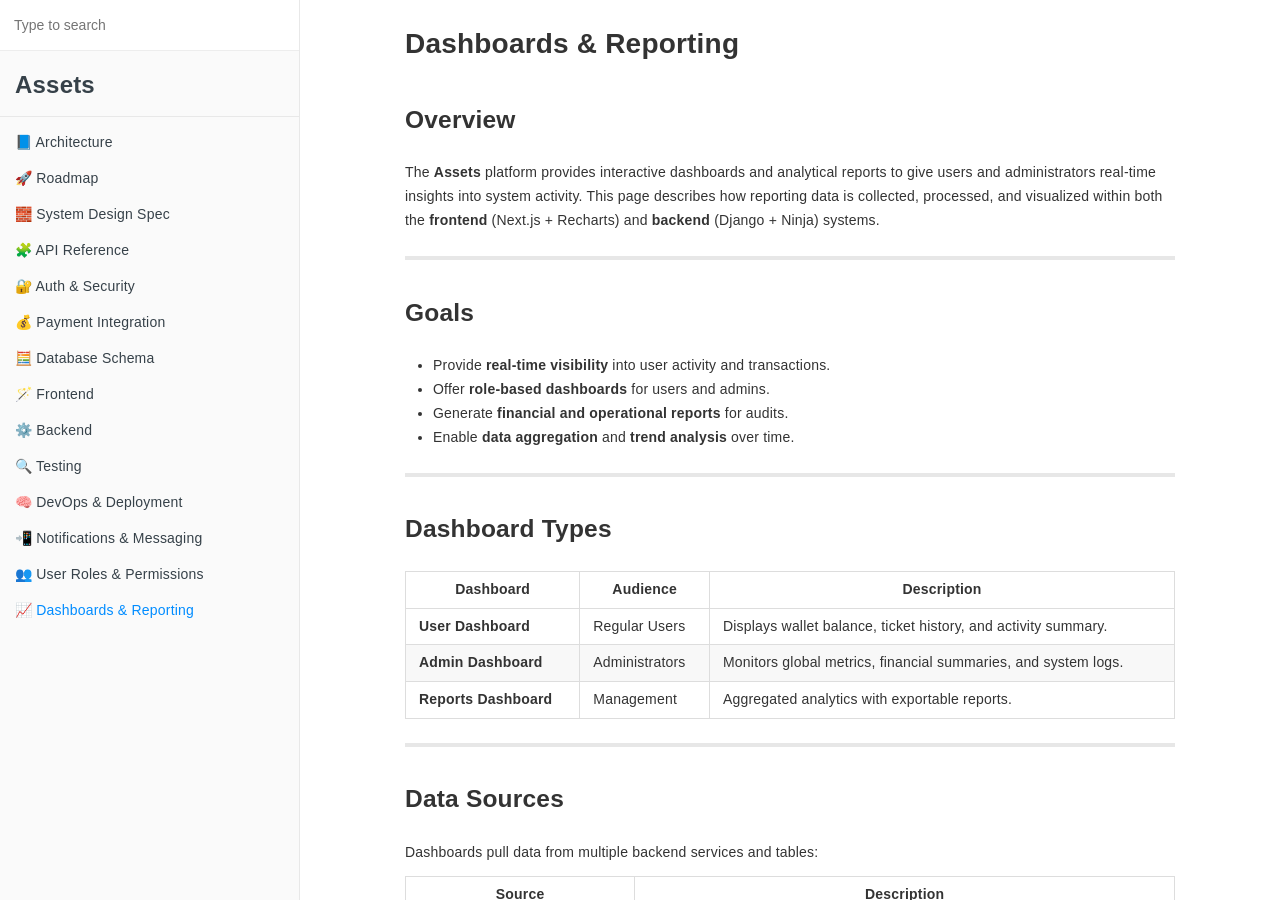
<file: dashboards-reporting/index.html>
<!DOCTYPE html>
<html lang="en">
<head>
<meta charset="utf-8">
<meta content="text/html; charset=utf-8" http-equiv="Content-Type">
<title>📈 Dashboards & Reporting - Assets</title>
<meta http-equiv="X-UA-Compatible" content="IE=edge">
<meta name="description" content="An open-source web app where users lend assets to each other through ticket-based requests, payments, and time-limited access. Built with Django Ninja, Next.js, and PostgreSQL">
<meta name="generator" content="mkdocs-1.6.1, mkdocs-gitbook-1.0.7">
<meta name="author" content="Shahriyar Gorgany">
<link rel="shortcut icon" href="../images/favicon.ico" type="image/x-icon">
<meta name="HandheldFriendly" content="true"/>
<meta name="viewport" content="width=device-width, initial-scale=1, user-scalable=no">
<meta name="apple-mobile-web-app-capable" content="yes">
<meta name="apple-mobile-web-app-status-bar-style" content="black">
<meta rel="next" href="" />
<link href="../css/style.min.css" rel="stylesheet">
<link href="../css/extra.css" rel="stylesheet"> 
</head>

<body>
<div class="book">
<div class="book-summary">
<div id="book-search-input" role="search">
<input type="text" placeholder="Type to search" />
</div> <!-- end of book-search-input -->

<nav role="navigation">
<ul class="summary">
<li>
<a href=".." target="_blank" class="custom-link">Assets</a>
</li>
<li class="divider"></li>
<li class="chapter" data-path="">
<a href="..">📘 Architecture</a>
<li class="chapter" data-path="roadmap/">
<a href="../roadmap/">🚀 Roadmap</a>
<li class="chapter" data-path="system-design/">
<a href="../system-design/">🧱 System Design Spec</a>
<li class="chapter" data-path="api-reference/">
<a href="../api-reference/">🧩 API Reference</a>
<li class="chapter" data-path="auth-security/">
<a href="../auth-security/">🔐 Auth & Security</a>
<li class="chapter" data-path="payment-integration/">
<a href="../payment-integration/">💰 Payment Integration</a>
<li class="chapter" data-path="database-schema/">
<a href="../database-schema/">🧮 Database Schema</a>
<li class="chapter" data-path="frontend/">
<a href="../frontend/">🪄 Frontend</a>
<li class="chapter" data-path="backend/">
<a href="../backend/">⚙️ Backend</a>
<li class="chapter" data-path="testing/">
<a href="../testing/">🔍 Testing</a>
<li class="chapter" data-path="devops-deployment/">
<a href="../devops-deployment/">🧠 DevOps & Deployment</a>
<li class="chapter" data-path="notifications-messaging/">
<a href="../notifications-messaging/">📲 Notifications & Messaging</a>
<li class="chapter" data-path="user-roles-permissions/">
<a href="../user-roles-permissions/">👥 User Roles & Permissions</a>
<li class="chapter active" data-path="dashboards-reporting/">
<a href="./">📈 Dashboards & Reporting</a>
<li class="divider"></li>



<li><a href="http://www.mkdocs.org">
Published with MkDocs
</a></li>

<li><a href="https://github.com/GitbookIO/theme-default">
Theme by GitBook
</a></li>
</ul>

</nav>

</div> <!-- end of book-summary -->

<div class="book-body">
<div class="body-inner">
<div class="book-header" role="navigation">

<!-- Title -->
<h1>
<i class="fa fa-circle-o-notch fa-spin"></i>
<a href="." ></a>
</h1>

</div> <!-- end of book-header -->

<div class="page-wrapper" tabindex="-1" role="main">
<div class="page-inner">
<div id="book-search-results">
<div class="search-noresults">

<section class="normal markdown-section">



<h1 id="dashboards-reporting">Dashboards &amp; Reporting</h1>
<h2 id="overview">Overview</h2>
<p>The <strong>Assets</strong> platform provides interactive dashboards and analytical reports to give users and administrators real-time insights into system activity. This page describes how reporting data is collected, processed, and visualized within both the <strong>frontend</strong> (Next.js + Recharts) and <strong>backend</strong> (Django + Ninja) systems.</p>
<hr />
<h2 id="goals">Goals</h2>
<ul>
<li>Provide <strong>real-time visibility</strong> into user activity and transactions.</li>
<li>Offer <strong>role-based dashboards</strong> for users and admins.</li>
<li>Generate <strong>financial and operational reports</strong> for audits.</li>
<li>Enable <strong>data aggregation</strong> and <strong>trend analysis</strong> over time.</li>
</ul>
<hr />
<h2 id="dashboard-types">Dashboard Types</h2>
<table>
<thead>
<tr>
<th>Dashboard</th>
<th>Audience</th>
<th>Description</th>
</tr>
</thead>
<tbody>
<tr>
<td><strong>User Dashboard</strong></td>
<td>Regular Users</td>
<td>Displays wallet balance, ticket history, and activity summary.</td>
</tr>
<tr>
<td><strong>Admin Dashboard</strong></td>
<td>Administrators</td>
<td>Monitors global metrics, financial summaries, and system logs.</td>
</tr>
<tr>
<td><strong>Reports Dashboard</strong></td>
<td>Management</td>
<td>Aggregated analytics with exportable reports.</td>
</tr>
</tbody>
</table>
<hr />
<h2 id="data-sources">Data Sources</h2>
<p>Dashboards pull data from multiple backend services and tables:</p>
<table>
<thead>
<tr>
<th>Source</th>
<th>Description</th>
</tr>
</thead>
<tbody>
<tr>
<td><code>wallets</code></td>
<td>Tracks user balances and transactions.</td>
</tr>
<tr>
<td><code>tickets</code></td>
<td>Stores asset lending and borrowing activity.</td>
</tr>
<tr>
<td><code>payments</code></td>
<td>Logs verified transactions from Zarinpal.</td>
</tr>
<tr>
<td><code>reports</code></td>
<td>Pre-aggregated daily metrics for performance.</td>
</tr>
<tr>
<td><code>notifications</code></td>
<td>Logs of user alerts and message statuses.</td>
</tr>
</tbody>
</table>
<hr />
<h2 id="backend-architecture">Backend Architecture</h2>
<p>The backend reporting engine is implemented under the <code>reports</code> app.</p>
<p><strong>Key Modules:</strong>
| Module | Description |
|------------------|------------------------------------------------------------------|
| <code>models.py</code> | Defines the <code>Report</code> and <code>AnalyticsRecord</code> models. |
| <code>tasks.py</code> | Handles nightly aggregation jobs. |
| <code>views.py</code> | Exposes <code>/reports/overview/</code> and <code>/reports/metrics/</code> endpoints. |
| <code>serializers.py</code> | Converts report objects to JSON format for the frontend. |</p>
<hr />
<h2 id="aggregation-process">Aggregation Process</h2>
<p>Reports are generated through a combination of scheduled jobs and on-demand API requests.</p>
<hr />
<h2 id="key-metrics-displayed">Key Metrics Displayed</h2>
<table>
<thead>
<tr>
<th>Metric</th>
<th>Description</th>
</tr>
</thead>
<tbody>
<tr>
<td><strong>Total Users</strong></td>
<td>Registered users in the system.</td>
</tr>
<tr>
<td><strong>Active Loans</strong></td>
<td>Number of ongoing lending agreements.</td>
</tr>
<tr>
<td><strong>Total Tickets</strong></td>
<td>All tickets created to date.</td>
</tr>
<tr>
<td><strong>Total Volume</strong></td>
<td>Total IRR volume processed through payments.</td>
</tr>
<tr>
<td><strong>Wallet Balances</strong></td>
<td>Aggregate sum of all user wallet balances.</td>
</tr>
</tbody>
</table>
<hr />
<h2 id="admin-dashboard-features">Admin Dashboard Features</h2>
<ul>
<li><strong>Data Overview Cards:</strong> Display total users, loans, and revenue.</li>
<li><strong>Ticket Monitoring:</strong> Active vs. completed ticket ratio.</li>
<li><strong>Revenue Analysis:</strong> Daily and monthly transaction trends.</li>
<li><strong>Export Reports:</strong> CSV and PDF export for financial audits.</li>
<li><strong>Filters:</strong> Time range, asset type, or user segment filters.</li>
</ul>
<hr />
<h2 id="exports-integrations">Exports &amp; Integrations</h2>
<p>Reports can be exported or shared via integrations.</p>
<table>
<thead>
<tr>
<th>Format</th>
<th>Usage</th>
</tr>
</thead>
<tbody>
<tr>
<td><strong>CSV</strong></td>
<td>Data export for analysis in spreadsheets.</td>
</tr>
<tr>
<td><strong>PDF</strong></td>
<td>Printable summaries for stakeholders.</td>
</tr>
<tr>
<td><strong>API</strong></td>
<td>JSON output for integrations or third-party analytics tools.</td>
</tr>
</tbody>
</table>
<hr />
<h2 id="performance-considerations">Performance Considerations</h2>
<ul>
<li>Reports are <strong>cached</strong> in Redis for fast retrieval.</li>
<li>Heavy queries are executed asynchronously.</li>
<li>Charts and tables use lazy loading and pagination.</li>
<li>Indexes on <code>report_date</code> and <code>status</code> fields improve query speed.</li>
</ul>
<hr />
<h2 id="security-access-control">Security &amp; Access Control</h2>
<table>
<thead>
<tr>
<th>Role</th>
<th>Access Level</th>
</tr>
</thead>
<tbody>
<tr>
<td><strong>Admin</strong></td>
<td>Full access to all reports and analytics.</td>
</tr>
<tr>
<td><strong>User</strong></td>
<td>Access limited to their own statistics.</td>
</tr>
<tr>
<td><strong>Auditor (future)</strong></td>
<td>Read-only access to financial reports.</td>
</tr>
</tbody>
</table>
<p>Reports are served via authenticated endpoints with <strong>JWT</strong> and <strong>role-based access control (RBAC)</strong>.</p>
<hr />
<h2 id="future-enhancements">Future Enhancements</h2>
<ul>
<li>Real-time updates using WebSockets.</li>
<li>Predictive analytics using historical data.</li>
<li>Interactive filtering with drill-down reports.</li>
<li>Multi-currency and regional reporting support.</li>
<li>AI-driven anomaly detection for transactions.</li>
</ul>


</section>
</div> <!-- end of search-noresults -->
<div class="search-results">
<div class="has-results">

<h1 class="search-results-title"><span class='search-results-count'></span> results matching "<span class='search-query'></span>"</h1>
<ul class="search-results-list"></ul>

</div> <!-- end of has-results -->
<div class="no-results">

<h1 class="search-results-title">No results matching "<span class='search-query'></span>"</h1>

</div> <!-- end of no-results -->
</div> <!-- end of search-results -->
</div> <!-- end of book-search-results -->

</div> <!-- end of page-inner -->
</div> <!-- end of page-wrapper -->

</div> <!-- end of body-inner -->

</div> <!-- end of book-body -->
<script src="../js/main.js"></script>
<script src="../search/main.js"></script>
<script src="../js/gitbook.min.js"></script>
<script src="../js/theme.min.js"></script>
</body>
</html>
</file>
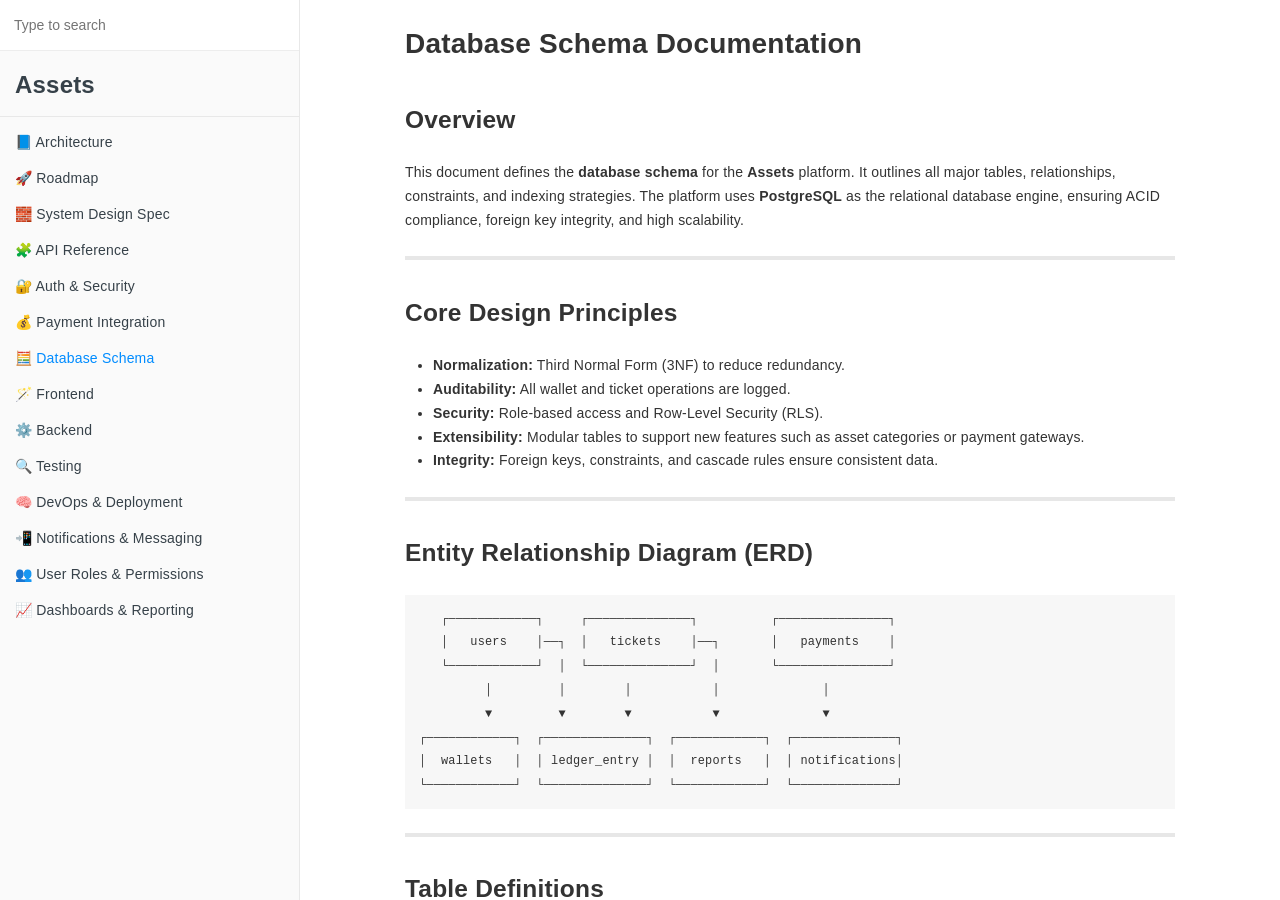
<file: database-schema/index.html>
<!DOCTYPE html>
<html lang="en">
<head>
<meta charset="utf-8">
<meta content="text/html; charset=utf-8" http-equiv="Content-Type">
<title>🧮 Database Schema - Assets</title>
<meta http-equiv="X-UA-Compatible" content="IE=edge">
<meta name="description" content="An open-source web app where users lend assets to each other through ticket-based requests, payments, and time-limited access. Built with Django Ninja, Next.js, and PostgreSQL">
<meta name="generator" content="mkdocs-1.6.1, mkdocs-gitbook-1.0.7">
<meta name="author" content="Shahriyar Gorgany">
<link rel="shortcut icon" href="../images/favicon.ico" type="image/x-icon">
<meta name="HandheldFriendly" content="true"/>
<meta name="viewport" content="width=device-width, initial-scale=1, user-scalable=no">
<meta name="apple-mobile-web-app-capable" content="yes">
<meta name="apple-mobile-web-app-status-bar-style" content="black">
<meta rel="next" href="" />
<link href="../css/style.min.css" rel="stylesheet">
<link href="../css/extra.css" rel="stylesheet"> 
</head>

<body>
<div class="book">
<div class="book-summary">
<div id="book-search-input" role="search">
<input type="text" placeholder="Type to search" />
</div> <!-- end of book-search-input -->

<nav role="navigation">
<ul class="summary">
<li>
<a href=".." target="_blank" class="custom-link">Assets</a>
</li>
<li class="divider"></li>
<li class="chapter" data-path="">
<a href="..">📘 Architecture</a>
<li class="chapter" data-path="roadmap/">
<a href="../roadmap/">🚀 Roadmap</a>
<li class="chapter" data-path="system-design/">
<a href="../system-design/">🧱 System Design Spec</a>
<li class="chapter" data-path="api-reference/">
<a href="../api-reference/">🧩 API Reference</a>
<li class="chapter" data-path="auth-security/">
<a href="../auth-security/">🔐 Auth & Security</a>
<li class="chapter" data-path="payment-integration/">
<a href="../payment-integration/">💰 Payment Integration</a>
<li class="chapter active" data-path="database-schema/">
<a href="./">🧮 Database Schema</a>
<li class="chapter" data-path="frontend/">
<a href="../frontend/">🪄 Frontend</a>
<li class="chapter" data-path="backend/">
<a href="../backend/">⚙️ Backend</a>
<li class="chapter" data-path="testing/">
<a href="../testing/">🔍 Testing</a>
<li class="chapter" data-path="devops-deployment/">
<a href="../devops-deployment/">🧠 DevOps & Deployment</a>
<li class="chapter" data-path="notifications-messaging/">
<a href="../notifications-messaging/">📲 Notifications & Messaging</a>
<li class="chapter" data-path="user-roles-permissions/">
<a href="../user-roles-permissions/">👥 User Roles & Permissions</a>
<li class="chapter" data-path="dashboards-reporting/">
<a href="../dashboards-reporting/">📈 Dashboards & Reporting</a>
<li class="divider"></li>



<li><a href="http://www.mkdocs.org">
Published with MkDocs
</a></li>

<li><a href="https://github.com/GitbookIO/theme-default">
Theme by GitBook
</a></li>
</ul>

</nav>

</div> <!-- end of book-summary -->

<div class="book-body">
<div class="body-inner">
<div class="book-header" role="navigation">

<!-- Title -->
<h1>
<i class="fa fa-circle-o-notch fa-spin"></i>
<a href="." ></a>
</h1>

</div> <!-- end of book-header -->

<div class="page-wrapper" tabindex="-1" role="main">
<div class="page-inner">
<div id="book-search-results">
<div class="search-noresults">

<section class="normal markdown-section">



<h1 id="database-schema-documentation">Database Schema Documentation</h1>
<h2 id="overview">Overview</h2>
<p>This document defines the <strong>database schema</strong> for the <strong>Assets</strong> platform. It outlines all major tables, relationships, constraints, and indexing strategies. The platform uses <strong>PostgreSQL</strong> as the relational database engine, ensuring ACID compliance, foreign key integrity, and high scalability.</p>
<hr />
<h2 id="core-design-principles">Core Design Principles</h2>
<ul>
<li><strong>Normalization:</strong> Third Normal Form (3NF) to reduce redundancy.</li>
<li><strong>Auditability:</strong> All wallet and ticket operations are logged.</li>
<li><strong>Security:</strong> Role-based access and Row-Level Security (RLS).</li>
<li><strong>Extensibility:</strong> Modular tables to support new features such as asset categories or payment gateways.</li>
<li><strong>Integrity:</strong> Foreign keys, constraints, and cascade rules ensure consistent data.</li>
</ul>
<hr />
<h2 id="entity-relationship-diagram-erd">Entity Relationship Diagram (ERD)</h2>
<pre><code>   ┌────────────┐     ┌──────────────┐          ┌───────────────┐
   │   users    │──┐  │   tickets    │──┐       │   payments    │
   └────────────┘  │  └──────────────┘  │       └───────────────┘
         │         │        │           │              │
         ▼         ▼        ▼           ▼              ▼
┌────────────┐  ┌──────────────┐  ┌────────────┐  ┌──────────────┐
│  wallets   │  │ ledger_entry │  │  reports   │  │ notifications│
└────────────┘  └──────────────┘  └────────────┘  └──────────────┘
</code></pre>
<hr />
<h2 id="table-definitions">Table Definitions</h2>
<h3 id="1-users">1. <code>users</code></h3>
<p>Stores registered user accounts and identity provider metadata.</p>
<table>
<thead>
<tr>
<th>Column</th>
<th>Type</th>
<th>Constraints</th>
<th>Description</th>
</tr>
</thead>
<tbody>
<tr>
<td><code>id</code></td>
<td>SERIAL</td>
<td>PK</td>
<td>Unique user ID</td>
</tr>
<tr>
<td><code>email</code></td>
<td>VARCHAR(255)</td>
<td>UNIQUE, NOT NULL</td>
<td>Primary user identifier</td>
</tr>
<tr>
<td><code>password</code></td>
<td>VARCHAR(255)</td>
<td>NULLABLE</td>
<td>Encrypted password (for non-SSO users)</td>
</tr>
<tr>
<td><code>first_name</code></td>
<td>VARCHAR(100)</td>
<td></td>
<td>User’s first name</td>
</tr>
<tr>
<td><code>last_name</code></td>
<td>VARCHAR(100)</td>
<td></td>
<td>User’s last name</td>
</tr>
<tr>
<td><code>role</code></td>
<td>ENUM('admin','user')</td>
<td>DEFAULT 'user'</td>
<td>Role-based permissions</td>
</tr>
<tr>
<td><code>sso_provider</code></td>
<td>VARCHAR(50)</td>
<td></td>
<td>OAuth2 provider name</td>
</tr>
<tr>
<td><code>sso_sub</code></td>
<td>VARCHAR(255)</td>
<td></td>
<td>External provider subject ID</td>
</tr>
<tr>
<td><code>created_at</code></td>
<td>TIMESTAMP</td>
<td>DEFAULT now()</td>
<td>Creation timestamp</td>
</tr>
<tr>
<td><code>updated_at</code></td>
<td>TIMESTAMP</td>
<td>DEFAULT now()</td>
<td>Last profile update</td>
</tr>
</tbody>
</table>
<p><strong>Indexes:</strong></p>
<ul>
<li><code>idx_users_email</code> for quick lookups.</li>
<li>Unique composite index on <code>(sso_provider, sso_sub)</code> for federated users.</li>
</ul>
<hr />
<h3 id="2-wallets">2. <code>wallets</code></h3>
<p>Each user owns one wallet, holding their balance in IRR (Rials).</p>
<table>
<thead>
<tr>
<th>Column</th>
<th>Type</th>
<th>Constraints</th>
<th>Description</th>
</tr>
</thead>
<tbody>
<tr>
<td><code>id</code></td>
<td>SERIAL</td>
<td>PK</td>
<td>Wallet ID</td>
</tr>
<tr>
<td><code>user_id</code></td>
<td>INT</td>
<td>FK → users.id</td>
<td>Wallet owner</td>
</tr>
<tr>
<td><code>balance</code></td>
<td>NUMERIC(18,2)</td>
<td>DEFAULT 0</td>
<td>Current balance</td>
</tr>
<tr>
<td><code>currency</code></td>
<td>VARCHAR(10)</td>
<td>DEFAULT 'IRR'</td>
<td>Currency code</td>
</tr>
<tr>
<td><code>status</code></td>
<td>ENUM('active','frozen')</td>
<td>DEFAULT 'active'</td>
<td>Wallet state</td>
</tr>
<tr>
<td><code>created_at</code></td>
<td>TIMESTAMP</td>
<td>DEFAULT now()</td>
<td>Creation timestamp</td>
</tr>
</tbody>
</table>
<p><strong>Constraints:</strong></p>
<ul>
<li>One wallet per user (UNIQUE <code>user_id</code>).</li>
</ul>
<p><strong>Indexes:</strong></p>
<ul>
<li><code>idx_wallets_user</code> for fast joins.</li>
</ul>
<hr />
<h3 id="3-ledger_entries">3. <code>ledger_entries</code></h3>
<p>Records every financial transaction for audit purposes (double-entry system).</p>
<table>
<thead>
<tr>
<th>Column</th>
<th>Type</th>
<th>Constraints</th>
<th>Description</th>
</tr>
</thead>
<tbody>
<tr>
<td><code>id</code></td>
<td>SERIAL</td>
<td>PK</td>
<td>Ledger record ID</td>
</tr>
<tr>
<td><code>wallet_id</code></td>
<td>INT</td>
<td>FK → wallets.id</td>
<td>Related wallet</td>
</tr>
<tr>
<td><code>type</code></td>
<td>ENUM('credit','debit')</td>
<td></td>
<td>Transaction direction</td>
</tr>
<tr>
<td><code>amount</code></td>
<td>NUMERIC(18,2)</td>
<td>CHECK (amount &gt; 0)</td>
<td>Transaction amount</td>
</tr>
<tr>
<td><code>ref</code></td>
<td>VARCHAR(64)</td>
<td></td>
<td>External reference (Zarinpal Ref ID)</td>
</tr>
<tr>
<td><code>description</code></td>
<td>TEXT</td>
<td></td>
<td>Human-readable info</td>
</tr>
<tr>
<td><code>created_at</code></td>
<td>TIMESTAMP</td>
<td>DEFAULT now()</td>
<td>Time of entry</td>
</tr>
<tr>
<td><code>created_by</code></td>
<td>INT</td>
<td>FK → users.id</td>
<td>Who triggered it</td>
</tr>
</tbody>
</table>
<p><strong>Indexes:</strong></p>
<ul>
<li><code>idx_ledger_wallet</code> on <code>wallet_id</code>.</li>
<li><code>idx_ledger_ref</code> for reconciliation with payment gateway.</li>
</ul>
<hr />
<h3 id="4-tickets">4. <code>tickets</code></h3>
<p>Handles asset lending requests and agreements.</p>
<table>
<thead>
<tr>
<th>Column</th>
<th>Type</th>
<th>Constraints</th>
<th>Description</th>
</tr>
</thead>
<tbody>
<tr>
<td><code>id</code></td>
<td>SERIAL</td>
<td>PK</td>
<td>Ticket ID</td>
</tr>
<tr>
<td><code>asset_name</code></td>
<td>VARCHAR(255)</td>
<td>NOT NULL</td>
<td>Asset name or description</td>
</tr>
<tr>
<td><code>borrower_id</code></td>
<td>INT</td>
<td>FK → users.id</td>
<td>Borrower user</td>
</tr>
<tr>
<td><code>lender_id</code></td>
<td>INT</td>
<td>FK → users.id</td>
<td>Lender user</td>
</tr>
<tr>
<td><code>price</code></td>
<td>NUMERIC(18,2)</td>
<td></td>
<td>Agreed rental price</td>
</tr>
<tr>
<td><code>duration_days</code></td>
<td>INT</td>
<td></td>
<td>Duration of lending</td>
</tr>
<tr>
<td><code>status</code></td>
<td>ENUM('pending','accepted','active','completed','cancelled')</td>
<td>DEFAULT 'pending'</td>
<td>Ticket state</td>
</tr>
<tr>
<td><code>created_at</code></td>
<td>TIMESTAMP</td>
<td>DEFAULT now()</td>
<td>Creation timestamp</td>
</tr>
<tr>
<td><code>updated_at</code></td>
<td>TIMESTAMP</td>
<td>DEFAULT now()</td>
<td>Status change timestamp</td>
</tr>
</tbody>
</table>
<p><strong>Indexes:</strong></p>
<ul>
<li><code>idx_tickets_borrower_lender</code></li>
<li><code>idx_tickets_status</code> for admin dashboards.</li>
</ul>
<hr />
<h3 id="5-payments">5. <code>payments</code></h3>
<p>Tracks transactions made through Zarinpal.</p>
<table>
<thead>
<tr>
<th>Column</th>
<th>Type</th>
<th>Constraints</th>
<th>Description</th>
</tr>
</thead>
<tbody>
<tr>
<td><code>id</code></td>
<td>SERIAL</td>
<td>PK</td>
<td>Payment record ID</td>
</tr>
<tr>
<td><code>ticket_id</code></td>
<td>INT</td>
<td>FK → tickets.id</td>
<td>Related ticket</td>
</tr>
<tr>
<td><code>authority</code></td>
<td>VARCHAR(64)</td>
<td>UNIQUE</td>
<td>Zarinpal authority token</td>
</tr>
<tr>
<td><code>ref_id</code></td>
<td>BIGINT</td>
<td></td>
<td>Zarinpal reference ID</td>
</tr>
<tr>
<td><code>amount</code></td>
<td>NUMERIC(18,2)</td>
<td></td>
<td>Payment amount</td>
</tr>
<tr>
<td><code>status</code></td>
<td>ENUM('initiated','verified','failed')</td>
<td>DEFAULT 'initiated'</td>
<td>Payment state</td>
</tr>
<tr>
<td><code>created_at</code></td>
<td>TIMESTAMP</td>
<td>DEFAULT now()</td>
<td>Payment start time</td>
</tr>
<tr>
<td><code>verified_at</code></td>
<td>TIMESTAMP</td>
<td></td>
<td>Verification timestamp</td>
</tr>
</tbody>
</table>
<p><strong>Indexes:</strong></p>
<ul>
<li><code>idx_payments_authority</code> and <code>idx_payments_ref</code>.</li>
</ul>
<hr />
<h3 id="6-reports">6. <code>reports</code></h3>
<p>Stores aggregated data for dashboards and analytics.</p>
<table>
<thead>
<tr>
<th>Column</th>
<th>Type</th>
<th>Description</th>
</tr>
</thead>
<tbody>
<tr>
<td><code>id</code></td>
<td>SERIAL</td>
<td>PK</td>
</tr>
<tr>
<td><code>report_date</code></td>
<td>DATE</td>
<td>Date of aggregation</td>
</tr>
<tr>
<td><code>total_users</code></td>
<td>INT</td>
<td></td>
</tr>
<tr>
<td><code>total_tickets</code></td>
<td>INT</td>
<td></td>
</tr>
<tr>
<td><code>active_loans</code></td>
<td>INT</td>
<td></td>
</tr>
<tr>
<td><code>total_volume</code></td>
<td>NUMERIC(18,2)</td>
<td></td>
</tr>
</tbody>
</table>
<p><strong>Indexes:</strong></p>
<ul>
<li><code>idx_reports_date</code> for quick historical queries.</li>
</ul>
<hr />
<h3 id="7-notifications">7. <code>notifications</code></h3>
<p>Tracks messages sent via SMS, WhatsApp, or email.</p>
<table>
<thead>
<tr>
<th>Column</th>
<th>Type</th>
<th>Description</th>
</tr>
</thead>
<tbody>
<tr>
<td><code>id</code></td>
<td>SERIAL</td>
<td>PK</td>
</tr>
<tr>
<td><code>user_id</code></td>
<td>INT</td>
<td>FK → users.id</td>
</tr>
<tr>
<td><code>channel</code></td>
<td>ENUM('sms','whatsapp','email')</td>
<td></td>
</tr>
<tr>
<td><code>message</code></td>
<td>TEXT</td>
<td></td>
</tr>
<tr>
<td><code>status</code></td>
<td>ENUM('queued','sent','failed')</td>
<td>DEFAULT 'queued'</td>
</tr>
<tr>
<td><code>created_at</code></td>
<td>TIMESTAMP</td>
<td>DEFAULT now()</td>
</tr>
</tbody>
</table>
<hr />
<h2 id="relationships-summary">Relationships Summary</h2>
<table>
<thead>
<tr>
<th>Relationship</th>
<th>Type</th>
<th>Description</th>
</tr>
</thead>
<tbody>
<tr>
<td><code>users</code> → <code>wallets</code></td>
<td>One-to-One</td>
<td>Each user has one wallet</td>
</tr>
<tr>
<td><code>users</code> → <code>tickets</code></td>
<td>One-to-Many</td>
<td>Users can create multiple tickets</td>
</tr>
<tr>
<td><code>wallets</code> → <code>ledger_entries</code></td>
<td>One-to-Many</td>
<td>Each wallet has multiple transactions</td>
</tr>
<tr>
<td><code>tickets</code> → <code>payments</code></td>
<td>One-to-One</td>
<td>Each ticket has one payment record</td>
</tr>
<tr>
<td><code>users</code> → <code>notifications</code></td>
<td>One-to-Many</td>
<td>Users receive multiple notifications</td>
</tr>
</tbody>
</table>
<hr />
<h2 id="database-management-notes">Database Management Notes</h2>
<ul>
<li>Migrations handled via <strong>Django ORM</strong> and <code>manage.py migrate</code>.</li>
<li>Backup and restore via <code>pg_dump</code> and <code>pg_restore</code>.</li>
<li>Schema versioning via Django migration history.</li>
<li>Foreign key constraints use <code>ON DELETE CASCADE</code> for dependent records.</li>
<li>Regular vacuum and analyze scheduled for performance optimization.</li>
</ul>


</section>
</div> <!-- end of search-noresults -->
<div class="search-results">
<div class="has-results">

<h1 class="search-results-title"><span class='search-results-count'></span> results matching "<span class='search-query'></span>"</h1>
<ul class="search-results-list"></ul>

</div> <!-- end of has-results -->
<div class="no-results">

<h1 class="search-results-title">No results matching "<span class='search-query'></span>"</h1>

</div> <!-- end of no-results -->
</div> <!-- end of search-results -->
</div> <!-- end of book-search-results -->

</div> <!-- end of page-inner -->
</div> <!-- end of page-wrapper -->

</div> <!-- end of body-inner -->

</div> <!-- end of book-body -->
<script src="../js/main.js"></script>
<script src="../search/main.js"></script>
<script src="../js/gitbook.min.js"></script>
<script src="../js/theme.min.js"></script>
</body>
</html>
</file>
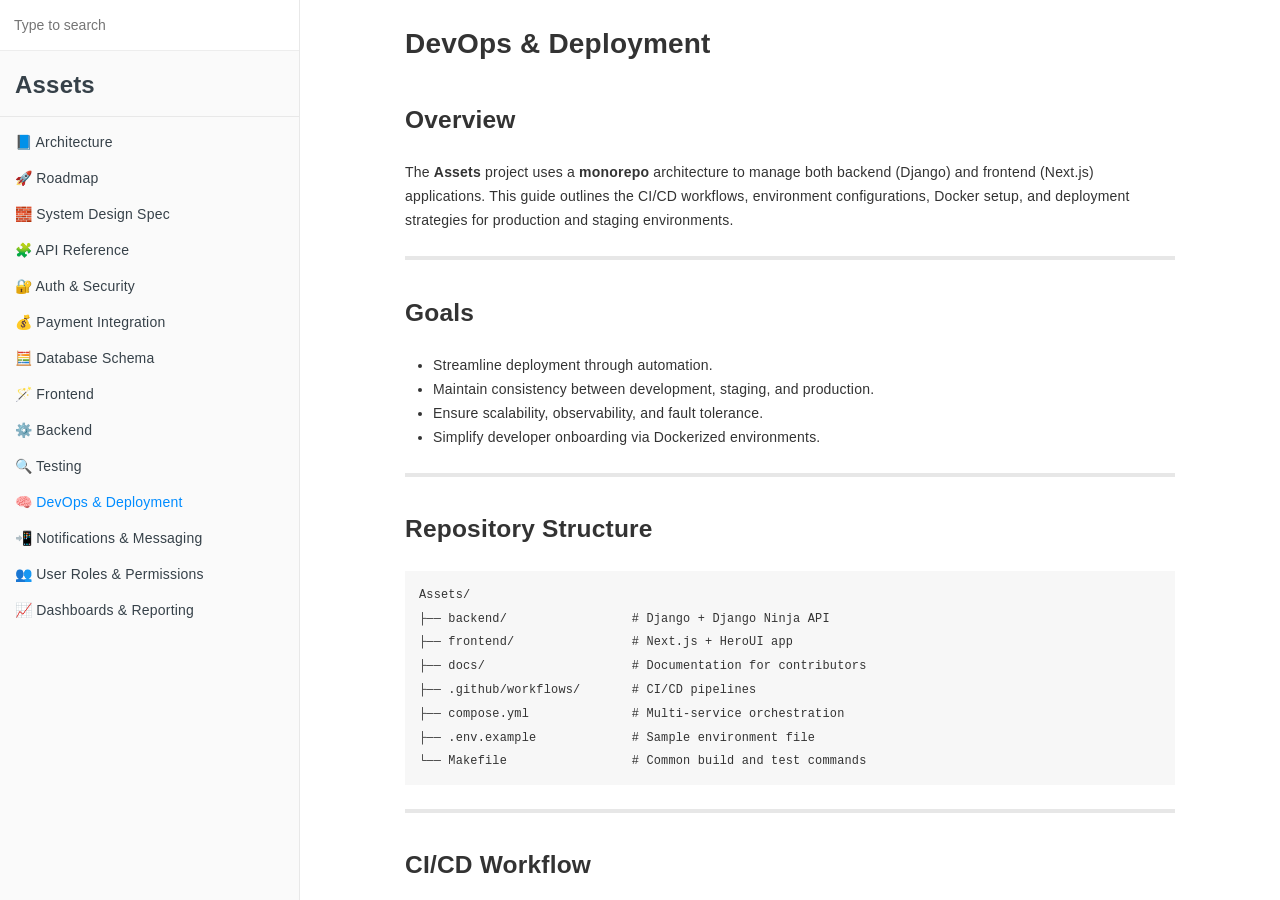
<file: devops-deployment/index.html>
<!DOCTYPE html>
<html lang="en">
<head>
<meta charset="utf-8">
<meta content="text/html; charset=utf-8" http-equiv="Content-Type">
<title>🧠 DevOps & Deployment - Assets</title>
<meta http-equiv="X-UA-Compatible" content="IE=edge">
<meta name="description" content="An open-source web app where users lend assets to each other through ticket-based requests, payments, and time-limited access. Built with Django Ninja, Next.js, and PostgreSQL">
<meta name="generator" content="mkdocs-1.6.1, mkdocs-gitbook-1.0.7">
<meta name="author" content="Shahriyar Gorgany">
<link rel="shortcut icon" href="../images/favicon.ico" type="image/x-icon">
<meta name="HandheldFriendly" content="true"/>
<meta name="viewport" content="width=device-width, initial-scale=1, user-scalable=no">
<meta name="apple-mobile-web-app-capable" content="yes">
<meta name="apple-mobile-web-app-status-bar-style" content="black">
<meta rel="next" href="" />
<link href="../css/style.min.css" rel="stylesheet">
<link href="../css/extra.css" rel="stylesheet"> 
</head>

<body>
<div class="book">
<div class="book-summary">
<div id="book-search-input" role="search">
<input type="text" placeholder="Type to search" />
</div> <!-- end of book-search-input -->

<nav role="navigation">
<ul class="summary">
<li>
<a href=".." target="_blank" class="custom-link">Assets</a>
</li>
<li class="divider"></li>
<li class="chapter" data-path="">
<a href="..">📘 Architecture</a>
<li class="chapter" data-path="roadmap/">
<a href="../roadmap/">🚀 Roadmap</a>
<li class="chapter" data-path="system-design/">
<a href="../system-design/">🧱 System Design Spec</a>
<li class="chapter" data-path="api-reference/">
<a href="../api-reference/">🧩 API Reference</a>
<li class="chapter" data-path="auth-security/">
<a href="../auth-security/">🔐 Auth & Security</a>
<li class="chapter" data-path="payment-integration/">
<a href="../payment-integration/">💰 Payment Integration</a>
<li class="chapter" data-path="database-schema/">
<a href="../database-schema/">🧮 Database Schema</a>
<li class="chapter" data-path="frontend/">
<a href="../frontend/">🪄 Frontend</a>
<li class="chapter" data-path="backend/">
<a href="../backend/">⚙️ Backend</a>
<li class="chapter" data-path="testing/">
<a href="../testing/">🔍 Testing</a>
<li class="chapter active" data-path="devops-deployment/">
<a href="./">🧠 DevOps & Deployment</a>
<li class="chapter" data-path="notifications-messaging/">
<a href="../notifications-messaging/">📲 Notifications & Messaging</a>
<li class="chapter" data-path="user-roles-permissions/">
<a href="../user-roles-permissions/">👥 User Roles & Permissions</a>
<li class="chapter" data-path="dashboards-reporting/">
<a href="../dashboards-reporting/">📈 Dashboards & Reporting</a>
<li class="divider"></li>



<li><a href="http://www.mkdocs.org">
Published with MkDocs
</a></li>

<li><a href="https://github.com/GitbookIO/theme-default">
Theme by GitBook
</a></li>
</ul>

</nav>

</div> <!-- end of book-summary -->

<div class="book-body">
<div class="body-inner">
<div class="book-header" role="navigation">

<!-- Title -->
<h1>
<i class="fa fa-circle-o-notch fa-spin"></i>
<a href="." ></a>
</h1>

</div> <!-- end of book-header -->

<div class="page-wrapper" tabindex="-1" role="main">
<div class="page-inner">
<div id="book-search-results">
<div class="search-noresults">

<section class="normal markdown-section">



<h1 id="devops-deployment">DevOps &amp; Deployment</h1>
<h2 id="overview">Overview</h2>
<p>The <strong>Assets</strong> project uses a <strong>monorepo</strong> architecture to manage both backend (Django) and frontend (Next.js) applications. This guide outlines the CI/CD workflows, environment configurations, Docker setup, and deployment strategies for production and staging environments.</p>
<hr />
<h2 id="goals">Goals</h2>
<ul>
<li>Streamline deployment through automation.</li>
<li>Maintain consistency between development, staging, and production.</li>
<li>Ensure scalability, observability, and fault tolerance.</li>
<li>Simplify developer onboarding via Dockerized environments.</li>
</ul>
<hr />
<h2 id="repository-structure">Repository Structure</h2>
<pre><code>Assets/
├── backend/                 # Django + Django Ninja API
├── frontend/                # Next.js + HeroUI app
├── docs/                    # Documentation for contributors
├── .github/workflows/       # CI/CD pipelines
├── compose.yml              # Multi-service orchestration
├── .env.example             # Sample environment file
└── Makefile                 # Common build and test commands
</code></pre>
<hr />
<h2 id="cicd-workflow">CI/CD Workflow</h2>
<p>The project uses <strong>GitHub Actions</strong> for automated testing, linting, building, and deployment.</p>
<h3 id="workflow-overview">Workflow Overview</h3>
<ol>
<li><strong>Pull Request Validation</strong></li>
<li>Lint backend and frontend code.</li>
<li>Run unit and integration tests.</li>
<li><strong>Build &amp; Push Docker Images</strong></li>
<li>Tag and push images to GHCR.</li>
<li><strong>Deploy to Production</strong></li>
<li>Trigger remote deployment.</li>
</ol>
<hr />
<h2 id="environment-configuration">Environment Configuration</h2>
<p>All environment variables are centralized in the <code>.env</code> file.</p>
<hr />
<h2 id="docker-setup">Docker Setup</h2>
<p>Both backend and frontend are containerized for consistent environments.</p>
<hr />
<h2 id="local-development">Local Development</h2>
<h3 id="setup">Setup</h3>
<pre><code class="language-bash">git clone https://github.com/shari-ar/Assets.git
cd Assets
cp .env.example .env
docker-compose up --build
</code></pre>
<p>Backend available at → <code>http://localhost:8000</code><br />
Frontend available at → <code>http://localhost:3000</code></p>
<h3 id="common-commands">Common Commands</h3>
<pre><code class="language-bash">make test         # Run tests
make format       # Lint and format code
make migrate      # Run Django migrations
make seed         # Load seed data
</code></pre>
<hr />
<h2 id="deployment-targets">Deployment Targets</h2>
<table>
<thead>
<tr>
<th>Environment</th>
<th>Platform</th>
<th>Description</th>
</tr>
</thead>
<tbody>
<tr>
<td><strong>Staging</strong></td>
<td>Local Docker Setup</td>
<td>Preview deployments for QA</td>
</tr>
<tr>
<td><strong>Production</strong></td>
<td>VPS</td>
<td>Available Online</td>
</tr>
</tbody>
</table>
<hr />
<h2 id="monitoring-logging">Monitoring &amp; Logging</h2>
<table>
<thead>
<tr>
<th>Tool</th>
<th>Purpose</th>
</tr>
</thead>
<tbody>
<tr>
<td><strong>Sentry</strong></td>
<td>Application error tracking</td>
</tr>
<tr>
<td><strong>Prometheus</strong></td>
<td>Metrics collection</td>
</tr>
<tr>
<td><strong>Grafana</strong></td>
<td>Visualization and alerting</td>
</tr>
</tbody>
</table>
<hr />
<h2 id="backup-recovery">Backup &amp; Recovery</h2>
<ul>
<li>Automated PostgreSQL backups using <code>pg_dump</code>.</li>
<li>Daily snapshot retention policy for 30 days.</li>
<li>Restore tested quarterly via CI scripts.</li>
</ul>
<p><strong>Example Backup Script:</strong></p>
<pre><code class="language-bash">pg_dump $DATABASE_URL &gt; backup_$(date +%F).sql
</code></pre>
<hr />
<h2 id="security-considerations">Security Considerations</h2>
<ul>
<li>Use <strong>Nginx</strong> for reverse proxy.</li>
<li>Use <strong>Docker secrets</strong> for credentials instead of plain <code>.env</code>.</li>
<li>Enforce least privilege on database users.</li>
<li>Enable <strong>firewall rules</strong> and <strong>VPC isolation</strong>.</li>
<li>Use <strong>fail2ban</strong> or <strong>UFW</strong> for SSH protection.</li>
<li>Auto-renew SSL certificates via <strong>Let’s Encrypt</strong>.</li>
</ul>
<hr />
<h2 id="future-improvements">Future Improvements</h2>
<ul>
<li>Horizontal scaling via Kubernetes.</li>
<li>Zero-downtime migrations.</li>
<li>Canary deployments and rollback automation.</li>
<li>Terraform for infrastructure as code (IaC).</li>
</ul>


</section>
</div> <!-- end of search-noresults -->
<div class="search-results">
<div class="has-results">

<h1 class="search-results-title"><span class='search-results-count'></span> results matching "<span class='search-query'></span>"</h1>
<ul class="search-results-list"></ul>

</div> <!-- end of has-results -->
<div class="no-results">

<h1 class="search-results-title">No results matching "<span class='search-query'></span>"</h1>

</div> <!-- end of no-results -->
</div> <!-- end of search-results -->
</div> <!-- end of book-search-results -->

</div> <!-- end of page-inner -->
</div> <!-- end of page-wrapper -->

</div> <!-- end of body-inner -->

</div> <!-- end of book-body -->
<script src="../js/main.js"></script>
<script src="../search/main.js"></script>
<script src="../js/gitbook.min.js"></script>
<script src="../js/theme.min.js"></script>
</body>
</html>
</file>
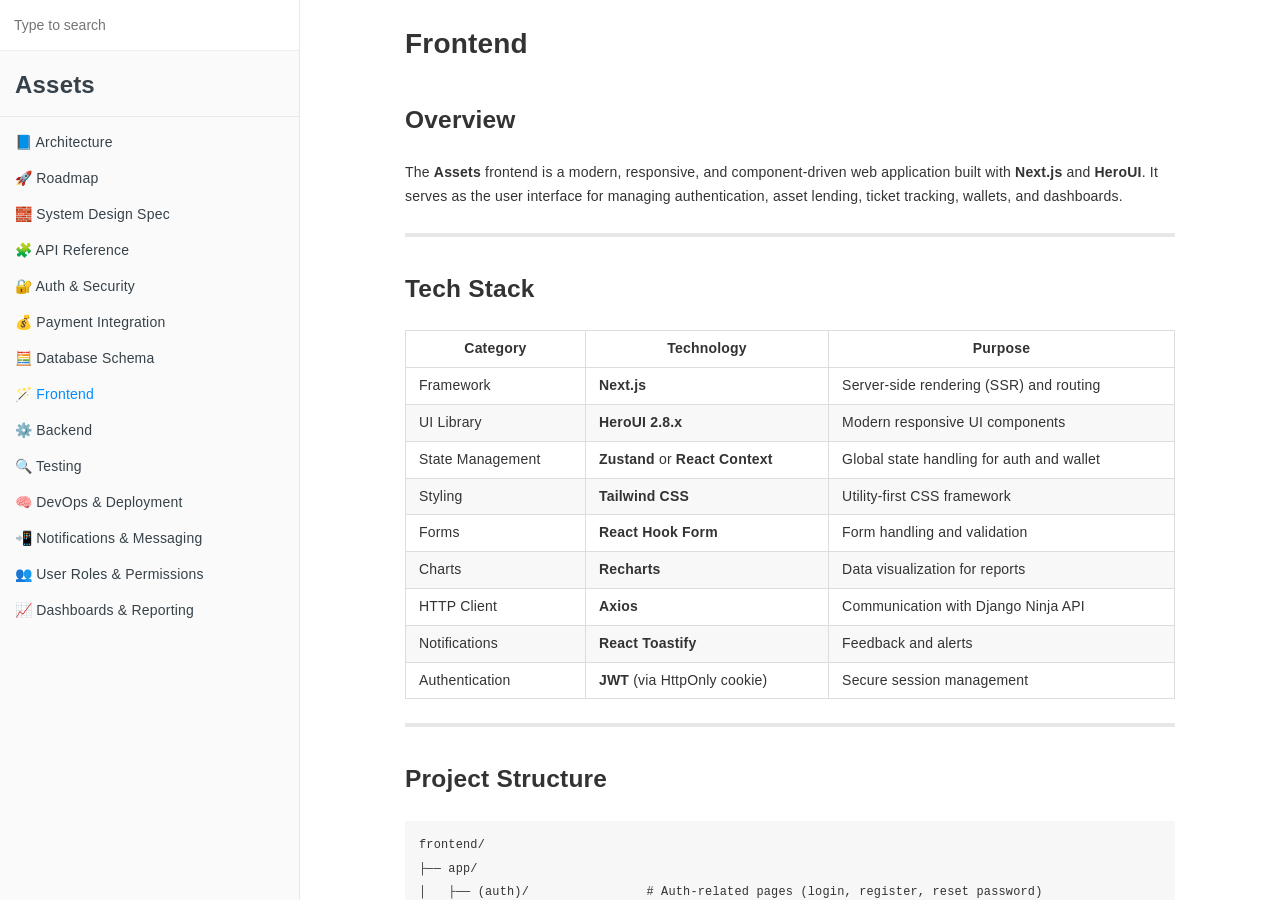
<file: frontend/index.html>
<!DOCTYPE html>
<html lang="en">
<head>
<meta charset="utf-8">
<meta content="text/html; charset=utf-8" http-equiv="Content-Type">
<title>🪄 Frontend - Assets</title>
<meta http-equiv="X-UA-Compatible" content="IE=edge">
<meta name="description" content="An open-source web app where users lend assets to each other through ticket-based requests, payments, and time-limited access. Built with Django Ninja, Next.js, and PostgreSQL">
<meta name="generator" content="mkdocs-1.6.1, mkdocs-gitbook-1.0.7">
<meta name="author" content="Shahriyar Gorgany">
<link rel="shortcut icon" href="../images/favicon.ico" type="image/x-icon">
<meta name="HandheldFriendly" content="true"/>
<meta name="viewport" content="width=device-width, initial-scale=1, user-scalable=no">
<meta name="apple-mobile-web-app-capable" content="yes">
<meta name="apple-mobile-web-app-status-bar-style" content="black">
<meta rel="next" href="" />
<link href="../css/style.min.css" rel="stylesheet">
<link href="../css/extra.css" rel="stylesheet"> 
</head>

<body>
<div class="book">
<div class="book-summary">
<div id="book-search-input" role="search">
<input type="text" placeholder="Type to search" />
</div> <!-- end of book-search-input -->

<nav role="navigation">
<ul class="summary">
<li>
<a href=".." target="_blank" class="custom-link">Assets</a>
</li>
<li class="divider"></li>
<li class="chapter" data-path="">
<a href="..">📘 Architecture</a>
<li class="chapter" data-path="roadmap/">
<a href="../roadmap/">🚀 Roadmap</a>
<li class="chapter" data-path="system-design/">
<a href="../system-design/">🧱 System Design Spec</a>
<li class="chapter" data-path="api-reference/">
<a href="../api-reference/">🧩 API Reference</a>
<li class="chapter" data-path="auth-security/">
<a href="../auth-security/">🔐 Auth & Security</a>
<li class="chapter" data-path="payment-integration/">
<a href="../payment-integration/">💰 Payment Integration</a>
<li class="chapter" data-path="database-schema/">
<a href="../database-schema/">🧮 Database Schema</a>
<li class="chapter active" data-path="frontend/">
<a href="./">🪄 Frontend</a>
<li class="chapter" data-path="backend/">
<a href="../backend/">⚙️ Backend</a>
<li class="chapter" data-path="testing/">
<a href="../testing/">🔍 Testing</a>
<li class="chapter" data-path="devops-deployment/">
<a href="../devops-deployment/">🧠 DevOps & Deployment</a>
<li class="chapter" data-path="notifications-messaging/">
<a href="../notifications-messaging/">📲 Notifications & Messaging</a>
<li class="chapter" data-path="user-roles-permissions/">
<a href="../user-roles-permissions/">👥 User Roles & Permissions</a>
<li class="chapter" data-path="dashboards-reporting/">
<a href="../dashboards-reporting/">📈 Dashboards & Reporting</a>
<li class="divider"></li>



<li><a href="http://www.mkdocs.org">
Published with MkDocs
</a></li>

<li><a href="https://github.com/GitbookIO/theme-default">
Theme by GitBook
</a></li>
</ul>

</nav>

</div> <!-- end of book-summary -->

<div class="book-body">
<div class="body-inner">
<div class="book-header" role="navigation">

<!-- Title -->
<h1>
<i class="fa fa-circle-o-notch fa-spin"></i>
<a href="." ></a>
</h1>

</div> <!-- end of book-header -->

<div class="page-wrapper" tabindex="-1" role="main">
<div class="page-inner">
<div id="book-search-results">
<div class="search-noresults">

<section class="normal markdown-section">



<h1 id="frontend">Frontend</h1>
<h2 id="overview">Overview</h2>
<p>The <strong>Assets</strong> frontend is a modern, responsive, and component-driven web application built with <strong>Next.js</strong> and <strong>HeroUI</strong>. It serves as the user interface for managing authentication, asset lending, ticket tracking, wallets, and dashboards.</p>
<hr />
<h2 id="tech-stack">Tech Stack</h2>
<table>
<thead>
<tr>
<th>Category</th>
<th>Technology</th>
<th>Purpose</th>
</tr>
</thead>
<tbody>
<tr>
<td>Framework</td>
<td><strong>Next.js</strong></td>
<td>Server-side rendering (SSR) and routing</td>
</tr>
<tr>
<td>UI Library</td>
<td><strong>HeroUI 2.8.x</strong></td>
<td>Modern responsive UI components</td>
</tr>
<tr>
<td>State Management</td>
<td><strong>Zustand</strong> or <strong>React Context</strong></td>
<td>Global state handling for auth and wallet</td>
</tr>
<tr>
<td>Styling</td>
<td><strong>Tailwind CSS</strong></td>
<td>Utility-first CSS framework</td>
</tr>
<tr>
<td>Forms</td>
<td><strong>React Hook Form</strong></td>
<td>Form handling and validation</td>
</tr>
<tr>
<td>Charts</td>
<td><strong>Recharts</strong></td>
<td>Data visualization for reports</td>
</tr>
<tr>
<td>HTTP Client</td>
<td><strong>Axios</strong></td>
<td>Communication with Django Ninja API</td>
</tr>
<tr>
<td>Notifications</td>
<td><strong>React Toastify</strong></td>
<td>Feedback and alerts</td>
</tr>
<tr>
<td>Authentication</td>
<td><strong>JWT</strong> (via HttpOnly cookie)</td>
<td>Secure session management</td>
</tr>
</tbody>
</table>
<hr />
<h2 id="project-structure">Project Structure</h2>
<pre><code>frontend/
├── app/
│   ├── (auth)/                # Auth-related pages (login, register, reset password)
│   ├── (dashboard)/           # User and admin dashboards
│   ├── (tickets)/             # Ticket management pages
│   ├── (wallet)/              # Wallet and transaction views
│   ├── layout.tsx             # Global layout and header
│   └── page.tsx               # Default landing page
├── components/
│   ├── ui/                    # HeroUI component wrappers
│   ├── forms/                 # Custom reusable form components
│   ├── dashboard/             # Widgets and charts
│   └── shared/                # Common UI elements (Navbar, Footer, etc.)
├── hooks/
│   └── useAuth.ts             # Auth helper hook
├── lib/
│   ├── api.ts                 # Axios instance and interceptors
│   ├── auth.ts                # JWT utilities
│   └── config.ts              # Global constants
├── public/                    # Static assets
├── styles/                    # Global and Tailwind CSS
├── types/                     # TypeScript interfaces
└── package.json
</code></pre>
<hr />
<h2 id="routing-pages">Routing &amp; Pages</h2>
<p>Next.js <strong>App Router</strong> (<code>/app</code> directory) handles routing.<br />
Each route corresponds to a logical module (e.g., <code>/wallet</code>, <code>/tickets</code>).<br />
Dynamic routes (e.g., <code>/tickets/[id]</code>) display detailed ticket info.</p>
<table>
<thead>
<tr>
<th>Route</th>
<th>Description</th>
</tr>
</thead>
<tbody>
<tr>
<td><code>/</code></td>
<td>Landing page with overview and login/register buttons</td>
</tr>
<tr>
<td><code>/auth/login</code></td>
<td>User authentication page</td>
</tr>
<tr>
<td><code>/auth/register</code></td>
<td>Sign-up form (email/password)</td>
</tr>
<tr>
<td><code>/dashboard</code></td>
<td>Personalized user dashboard</td>
</tr>
<tr>
<td><code>/wallet</code></td>
<td>Wallet overview, transaction history, fund transfers</td>
</tr>
<tr>
<td><code>/tickets</code></td>
<td>List and manage user’s asset lending requests</td>
</tr>
<tr>
<td><code>/admin</code></td>
<td>Admin dashboard (for admins only)</td>
</tr>
</tbody>
</table>
<hr />
<h2 id="api-integration">API Integration</h2>
<p>All data is fetched from the <strong>Django Ninja API</strong> using the configured Axios client.</p>
<p><strong>Example API Client (<code>lib/api.ts</code>):</strong></p>
<pre><code class="language-typescript">import axios from &quot;axios&quot;;

const api = axios.create({
  baseURL: process.env.NEXT_PUBLIC_API_URL,
  withCredentials: true,
});

api.interceptors.response.use(
  (response) =&gt; response,
  (error) =&gt; {
    if (error.response?.status === 401) {
      window.location.href = &quot;/auth/login&quot;;
    }
    return Promise.reject(error);
  }
);

export default api;
</code></pre>
<p><strong>Example Usage:</strong></p>
<pre><code class="language-typescript">import api from &quot;@/lib/api&quot;;

export async function fetchTickets() {
  const { data } = await api.get(&quot;/tickets/&quot;);
  return data;
}
</code></pre>
<hr />
<h2 id="authentication-flow">Authentication Flow</h2>
<ol>
<li>User logs in via <code>/auth/login</code> → backend issues <strong>JWT</strong> in an HttpOnly cookie.</li>
<li>Auth state is persisted client-side using a secure API call to <code>/users/me/</code>.</li>
<li>Protected routes are wrapped in a <strong><code>RequireAuth</code></strong> higher-order component (HOC).</li>
<li>Unauthorized users are redirected to <code>/auth/login</code> automatically.</li>
</ol>
<hr />
<h2 id="state-management">State Management</h2>
<p><strong>Auth Context (Example):</strong></p>
<pre><code class="language-typescript">import { createContext, useContext, useState } from &quot;react&quot;;

const AuthContext = createContext(null);

export const AuthProvider = ({ children }) =&gt; {
  const [user, setUser] = useState(null);

  const login = async (email, password) =&gt; {
    const { data } = await api.post(&quot;/auth/login/&quot;, { email, password });
    setUser(data.user);
  };

  return (
    &lt;AuthContext.Provider value={{ user, login }}&gt;
      {children}
    &lt;/AuthContext.Provider&gt;
  );
};

export const useAuth = () =&gt; useContext(AuthContext);
</code></pre>
<hr />
<h2 id="ui-design-guidelines">UI Design Guidelines</h2>
<ul>
<li><strong>Color Palette:</strong> Neutral background, HeroUI primary theme, soft shadows, rounded corners.</li>
<li><strong>Typography:</strong> Vazirmatn font for readability.</li>
<li><strong>Layout:</strong> Responsive grid with sidebar navigation for dashboards.</li>
<li><strong>Accessibility &amp; Dark Mode:</strong> Handled by HeroUI.</li>
</ul>
<hr />
<h2 id="testing">Testing</h2>
<table>
<thead>
<tr>
<th>Type</th>
<th>Tool</th>
<th>Description</th>
</tr>
</thead>
<tbody>
<tr>
<td>Unit Tests</td>
<td>Jest</td>
<td>Component-level tests</td>
</tr>
<tr>
<td>Integration Tests</td>
<td>Playwright</td>
<td>End-to-end testing of user flows</td>
</tr>
<tr>
<td>Linting</td>
<td>ESLint + Prettier</td>
<td>Code quality enforcement</td>
</tr>
</tbody>
</table>
<p>Run all tests:</p>
<pre><code class="language-bash">npm run test
</code></pre>
<hr />
<h2 id="deployment">Deployment</h2>
<p>Frontend is deployed via GHCR.</p>
<hr />
<h2 id="performance-optimization">Performance Optimization</h2>
<ul>
<li><strong>Static Rendering (SSG)</strong> for public pages.</li>
<li><strong>Incremental Static Regeneration (ISR)</strong> for dashboards.</li>
<li><strong>Dynamic Imports</strong> for heavy components.</li>
<li><strong>Image Optimization</strong> via Next.js <code>&lt;Image /&gt;</code>.</li>
<li><strong>Caching:</strong> HTTP-level caching for API responses.</li>
</ul>
<hr />
<h2 id="future-enhancements">Future Enhancements</h2>
<ul>
<li>Offline support with Service Workers.</li>
<li>Progressive Web App (PWA) mode.</li>
<li>Advanced animations with Framer Motion.</li>
<li>Localization (i18n) for multi-language support.</li>
<li>Component theming using CSS variables.</li>
</ul>


</section>
</div> <!-- end of search-noresults -->
<div class="search-results">
<div class="has-results">

<h1 class="search-results-title"><span class='search-results-count'></span> results matching "<span class='search-query'></span>"</h1>
<ul class="search-results-list"></ul>

</div> <!-- end of has-results -->
<div class="no-results">

<h1 class="search-results-title">No results matching "<span class='search-query'></span>"</h1>

</div> <!-- end of no-results -->
</div> <!-- end of search-results -->
</div> <!-- end of book-search-results -->

</div> <!-- end of page-inner -->
</div> <!-- end of page-wrapper -->

</div> <!-- end of body-inner -->

</div> <!-- end of book-body -->
<script src="../js/main.js"></script>
<script src="../search/main.js"></script>
<script src="../js/gitbook.min.js"></script>
<script src="../js/theme.min.js"></script>
</body>
</html>
</file>
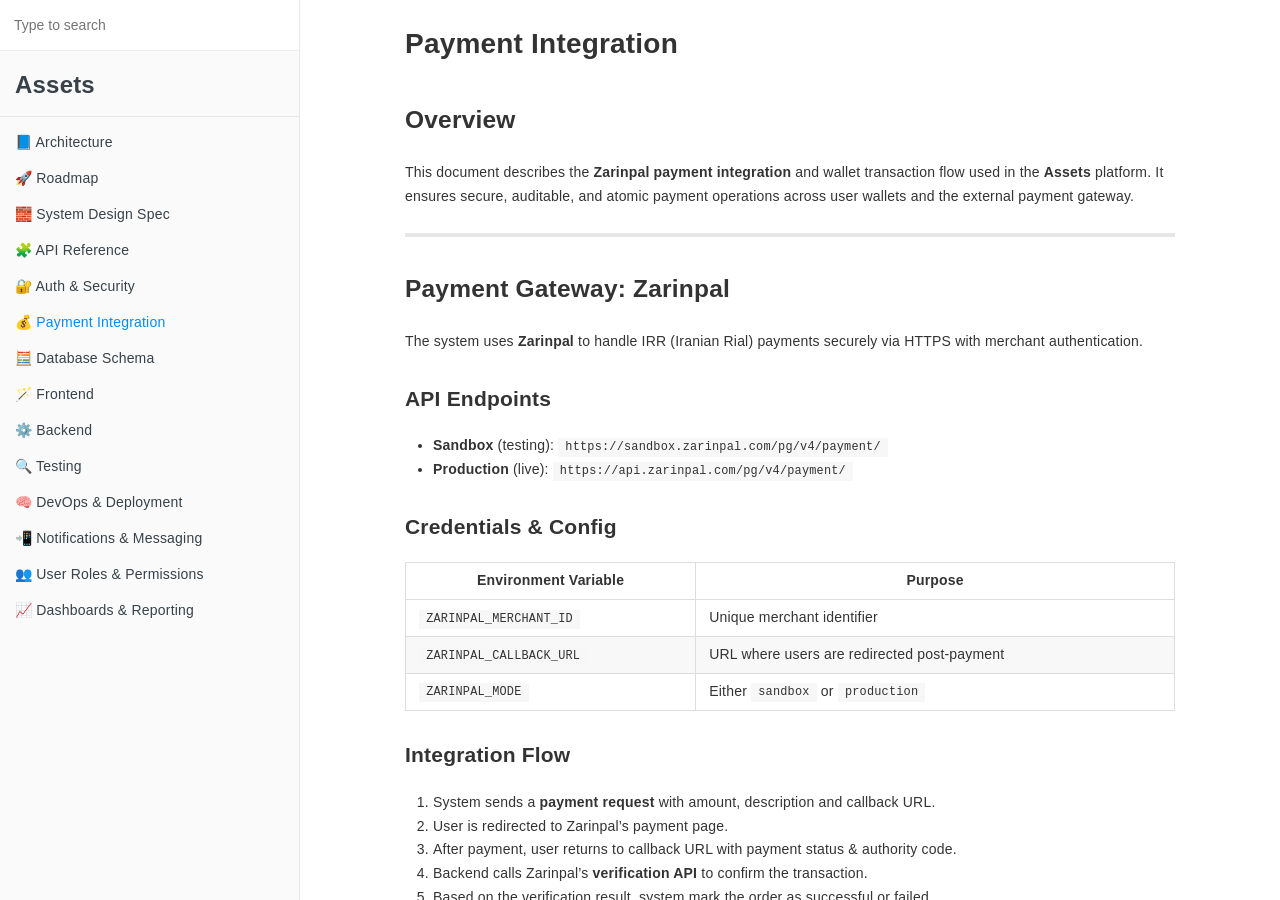
<file: payment-integration/index.html>
<!DOCTYPE html>
<html lang="en">
<head>
<meta charset="utf-8">
<meta content="text/html; charset=utf-8" http-equiv="Content-Type">
<title>💰 Payment Integration - Assets</title>
<meta http-equiv="X-UA-Compatible" content="IE=edge">
<meta name="description" content="An open-source web app where users lend assets to each other through ticket-based requests, payments, and time-limited access. Built with Django Ninja, Next.js, and PostgreSQL">
<meta name="generator" content="mkdocs-1.6.1, mkdocs-gitbook-1.0.7">
<meta name="author" content="Shahriyar Gorgany">
<link rel="shortcut icon" href="../images/favicon.ico" type="image/x-icon">
<meta name="HandheldFriendly" content="true"/>
<meta name="viewport" content="width=device-width, initial-scale=1, user-scalable=no">
<meta name="apple-mobile-web-app-capable" content="yes">
<meta name="apple-mobile-web-app-status-bar-style" content="black">
<meta rel="next" href="" />
<link href="../css/style.min.css" rel="stylesheet">
<link href="../css/extra.css" rel="stylesheet"> 
</head>

<body>
<div class="book">
<div class="book-summary">
<div id="book-search-input" role="search">
<input type="text" placeholder="Type to search" />
</div> <!-- end of book-search-input -->

<nav role="navigation">
<ul class="summary">
<li>
<a href=".." target="_blank" class="custom-link">Assets</a>
</li>
<li class="divider"></li>
<li class="chapter" data-path="">
<a href="..">📘 Architecture</a>
<li class="chapter" data-path="roadmap/">
<a href="../roadmap/">🚀 Roadmap</a>
<li class="chapter" data-path="system-design/">
<a href="../system-design/">🧱 System Design Spec</a>
<li class="chapter" data-path="api-reference/">
<a href="../api-reference/">🧩 API Reference</a>
<li class="chapter" data-path="auth-security/">
<a href="../auth-security/">🔐 Auth & Security</a>
<li class="chapter active" data-path="payment-integration/">
<a href="./">💰 Payment Integration</a>
<li class="chapter" data-path="database-schema/">
<a href="../database-schema/">🧮 Database Schema</a>
<li class="chapter" data-path="frontend/">
<a href="../frontend/">🪄 Frontend</a>
<li class="chapter" data-path="backend/">
<a href="../backend/">⚙️ Backend</a>
<li class="chapter" data-path="testing/">
<a href="../testing/">🔍 Testing</a>
<li class="chapter" data-path="devops-deployment/">
<a href="../devops-deployment/">🧠 DevOps & Deployment</a>
<li class="chapter" data-path="notifications-messaging/">
<a href="../notifications-messaging/">📲 Notifications & Messaging</a>
<li class="chapter" data-path="user-roles-permissions/">
<a href="../user-roles-permissions/">👥 User Roles & Permissions</a>
<li class="chapter" data-path="dashboards-reporting/">
<a href="../dashboards-reporting/">📈 Dashboards & Reporting</a>
<li class="divider"></li>



<li><a href="http://www.mkdocs.org">
Published with MkDocs
</a></li>

<li><a href="https://github.com/GitbookIO/theme-default">
Theme by GitBook
</a></li>
</ul>

</nav>

</div> <!-- end of book-summary -->

<div class="book-body">
<div class="body-inner">
<div class="book-header" role="navigation">

<!-- Title -->
<h1>
<i class="fa fa-circle-o-notch fa-spin"></i>
<a href="." ></a>
</h1>

</div> <!-- end of book-header -->

<div class="page-wrapper" tabindex="-1" role="main">
<div class="page-inner">
<div id="book-search-results">
<div class="search-noresults">

<section class="normal markdown-section">



<h1 id="payment-integration">Payment Integration</h1>
<h2 id="overview">Overview</h2>
<p>This document describes the <strong>Zarinpal payment integration</strong> and wallet transaction flow used in the <strong>Assets</strong> platform. It ensures secure, auditable, and atomic payment operations across user wallets and the external payment gateway.</p>
<hr />
<h2 id="payment-gateway-zarinpal">Payment Gateway: Zarinpal</h2>
<p>The system uses <strong>Zarinpal</strong> to handle IRR (Iranian Rial) payments securely via HTTPS with merchant authentication.</p>
<h3 id="api-endpoints">API Endpoints</h3>
<ul>
<li><strong>Sandbox</strong> (testing): <code>https://sandbox.zarinpal.com/pg/v4/payment/</code></li>
<li><strong>Production</strong> (live): <code>https://api.zarinpal.com/pg/v4/payment/</code></li>
</ul>
<h3 id="credentials-config">Credentials &amp; Config</h3>
<table>
<thead>
<tr>
<th>Environment Variable</th>
<th>Purpose</th>
</tr>
</thead>
<tbody>
<tr>
<td><code>ZARINPAL_MERCHANT_ID</code></td>
<td>Unique merchant identifier</td>
</tr>
<tr>
<td><code>ZARINPAL_CALLBACK_URL</code></td>
<td>URL where users are redirected post-payment</td>
</tr>
<tr>
<td><code>ZARINPAL_MODE</code></td>
<td>Either <code>sandbox</code> or <code>production</code></td>
</tr>
</tbody>
</table>
<h3 id="integration-flow">Integration Flow</h3>
<ol>
<li>System sends a <strong>payment request</strong> with amount, description and callback URL.</li>
<li>User is redirected to Zarinpal’s payment page.</li>
<li>After payment, user returns to callback URL with payment status &amp; authority code.</li>
<li>Backend calls Zarinpal’s <strong>verification API</strong> to confirm the transaction.</li>
<li>Based on the verification result, system mark the order as successful or failed.</li>
</ol>
<hr />
<h2 id="payment-workflow">Payment Workflow</h2>
<h3 id="1-initiate-transaction">1. Initiate Transaction</h3>
<h4 id="trigger">Trigger</h4>
<p><strong><code>wallet_topup</code></strong> — activated when the user initiates a wallet recharge.</p>
<h4 id="process">Process</h4>
<ol>
<li>User requests a wallet top-up from the frontend.</li>
<li>Backend generates a <strong>unique order ID</strong> and records a pending transaction in the wallet ledger.</li>
<li>A <code>PaymentRequest</code> is sent to <strong>Zarinpal</strong>, including the following data:</li>
</ol>
<p><strong>Example Request</strong></p>
<pre><code class="language-json">{
  &quot;merchant_id&quot;: &quot;XXXXXXXX-XXXX-XXXX-XXXX-XXXXXXXXXXXX&quot;,
  &quot;amount&quot;: 500000,
  &quot;description&quot;: &quot;Wallet top-up for user #12&quot;,
  &quot;callback_url&quot;: &quot;https://{host}[:{port}]/api/v1/payments/verify/&quot;,
  &quot;metadata&quot;: { &quot;user_id&quot;: 12, &quot;type&quot;: &quot;wallet_topup&quot; }
}
</code></pre>
<p><strong>Example Response</strong></p>
<pre><code class="language-json">{
  &quot;data&quot;: {
    &quot;code&quot;: 100,
    &quot;message&quot;: &quot;Payment request accepted&quot;,
    &quot;authority&quot;: &quot;A00000000000000000000000000123456789&quot;
  }
}
</code></pre>
<ol>
<li>The frontend redirects the user to Zarinpal’s payment page using the <code>authority</code> code.</li>
</ol>
<hr />
<h3 id="2-verify-transaction-callback">2. Verify Transaction (Callback)</h3>
<p>Once the user completes the payment, Zarinpal redirects to the callback URL with the following parameters:</p>
<pre><code>https://{host}[:{port}]/api/v1/payments/verify/?Authority=A00000000000000000000000000123456789&amp;Status=OK
</code></pre>
<p>The backend then verifies the payment through Zarinpal’s <code>/PaymentVerification</code> API.</p>
<p><strong>Example Request</strong></p>
<pre><code class="language-json">{
  &quot;merchant_id&quot;: &quot;XXXXXXXX-XXXX-XXXX-XXXX-XXXXXXXXXXXX&quot;,
  &quot;amount&quot;: 500000,
  &quot;authority&quot;: &quot;A00000000000000000000000000123456789&quot;
}
</code></pre>
<p><strong>Example Response</strong></p>
<pre><code class="language-json">{
  &quot;data&quot;: {
    &quot;code&quot;: 100,
    &quot;ref_id&quot;: 987654321,
    &quot;message&quot;: &quot;Transaction verified successfully&quot;
  }
}
</code></pre>
<hr />
<h2 id="error-handling">Error Handling</h2>
<table>
<thead>
<tr>
<th>Code</th>
<th>Meaning</th>
<th>Recommended Action</th>
</tr>
</thead>
<tbody>
<tr>
<td>100</td>
<td>Success</td>
<td>Payment verified</td>
</tr>
<tr>
<td>101</td>
<td>Already Verified</td>
<td>Ignore duplicate callback</td>
</tr>
<tr>
<td>-9</td>
<td>Invalid Input</td>
<td>Check parameters</td>
</tr>
<tr>
<td>-22</td>
<td>Merchant Disabled</td>
<td>Contact Zarinpal support</td>
</tr>
<tr>
<td>-40</td>
<td>Invalid Merchant ID</td>
<td>Verify environment configuration</td>
</tr>
<tr>
<td>-54</td>
<td>Transaction Not Found</td>
<td>Check authority code and amount</td>
</tr>
</tbody>
</table>
<p>All failures trigger notifications and log entries with the full response payload.</p>
<hr />
<h2 id="security-practices">Security Practices</h2>
<ul>
<li><strong>HMAC-SHA256</strong> signatures used for request verification.</li>
<li>All credentials are stored as environment variables and <strong>never committed</strong> to Git.</li>
<li>Callback requests are validated by IP whitelisting and authority verification.</li>
<li>Each payment request includes anti-replay nonce fields and timestamps.</li>
<li>SSL/TLS enforced across all payment communications.</li>
</ul>
<hr />
<h2 id="testing-in-sandbox-mode">Testing in Sandbox Mode</h2>
<p>Sandbox responses mimic live transactions and allow testing without real payments (Set <code>ZARINPAL_SANDBOX=true</code> in the environment).</p>
<p>Example testing card:</p>
<pre><code>Card Number: 6104-3377-7777-7777
Password: 123
CVV2: 111
Expire Date: 12/1404
</code></pre>
<hr />
<h2 id="reconciliation-and-reporting">Reconciliation and Reporting</h2>
<ul>
<li>Daily reconciliation compares local transactions with Zarinpal’s report API.</li>
<li>Mismatches trigger an automated alert and manual review task.</li>
<li>Admin dashboard displays summary metrics:</li>
<li>Total processed payments</li>
<li>Failed/verifications pending</li>
<li>Daily transaction volume</li>
</ul>
<hr />
<h2 id="future-enhancements">Future Enhancements</h2>
<ul>
<li>Add multi-gateway abstraction for supporting PayPing or IDPay.</li>
<li>Integrate refund processing and partial settlements.</li>
<li>Automate invoice generation and email confirmations.</li>
<li>Expand payment webhooks for real-time notifications.</li>
</ul>


</section>
</div> <!-- end of search-noresults -->
<div class="search-results">
<div class="has-results">

<h1 class="search-results-title"><span class='search-results-count'></span> results matching "<span class='search-query'></span>"</h1>
<ul class="search-results-list"></ul>

</div> <!-- end of has-results -->
<div class="no-results">

<h1 class="search-results-title">No results matching "<span class='search-query'></span>"</h1>

</div> <!-- end of no-results -->
</div> <!-- end of search-results -->
</div> <!-- end of book-search-results -->

</div> <!-- end of page-inner -->
</div> <!-- end of page-wrapper -->

</div> <!-- end of body-inner -->

</div> <!-- end of book-body -->
<script src="../js/main.js"></script>
<script src="../search/main.js"></script>
<script src="../js/gitbook.min.js"></script>
<script src="../js/theme.min.js"></script>
</body>
</html>
</file>
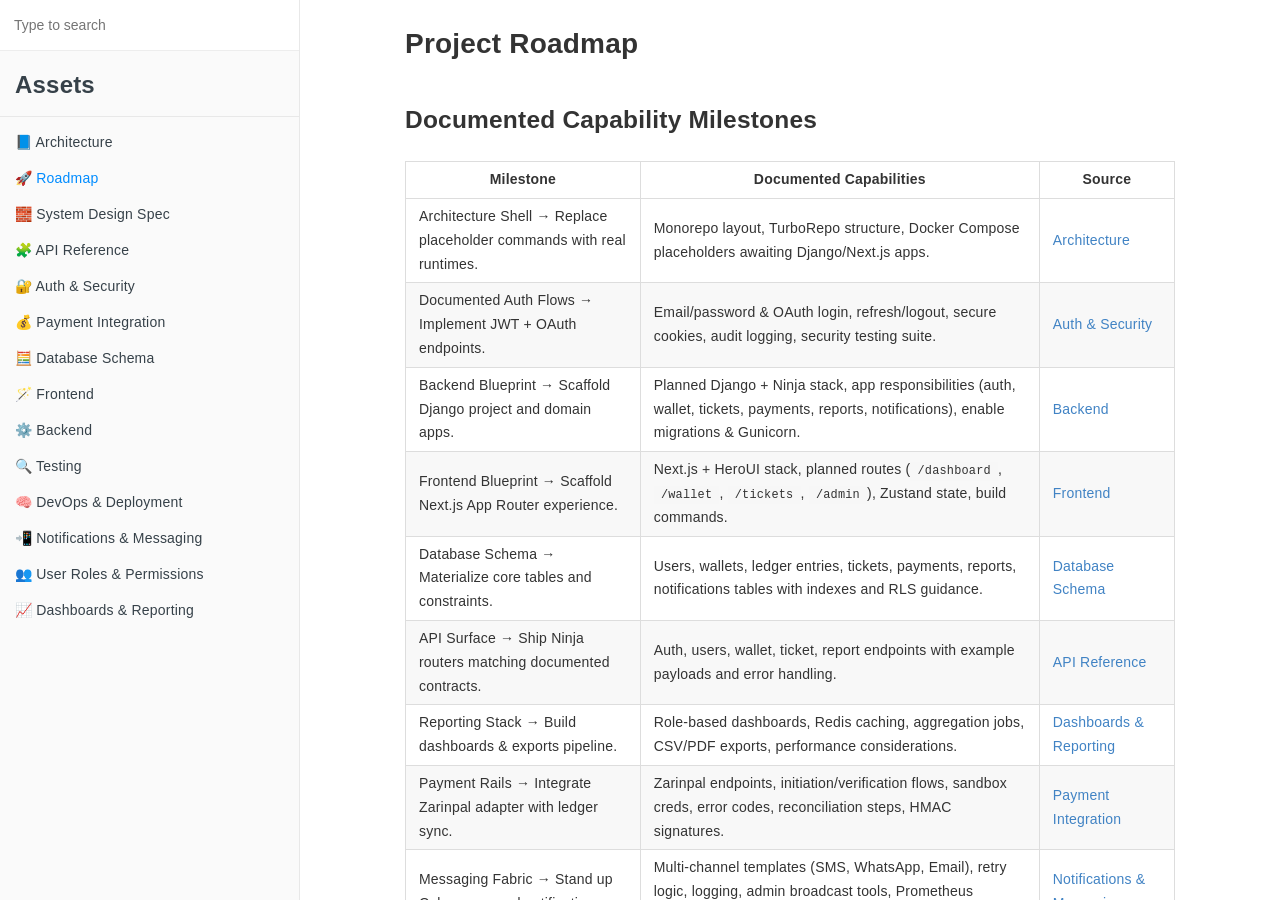
<file: roadmap/index.html>
<!DOCTYPE html>
<html lang="en">
<head>
<meta charset="utf-8">
<meta content="text/html; charset=utf-8" http-equiv="Content-Type">
<title>🚀 Roadmap - Assets</title>
<meta http-equiv="X-UA-Compatible" content="IE=edge">
<meta name="description" content="An open-source web app where users lend assets to each other through ticket-based requests, payments, and time-limited access. Built with Django Ninja, Next.js, and PostgreSQL">
<meta name="generator" content="mkdocs-1.6.1, mkdocs-gitbook-1.0.7">
<meta name="author" content="Shahriyar Gorgany">
<link rel="shortcut icon" href="../images/favicon.ico" type="image/x-icon">
<meta name="HandheldFriendly" content="true"/>
<meta name="viewport" content="width=device-width, initial-scale=1, user-scalable=no">
<meta name="apple-mobile-web-app-capable" content="yes">
<meta name="apple-mobile-web-app-status-bar-style" content="black">
<meta rel="next" href="" />
<link href="../css/style.min.css" rel="stylesheet">
<link href="../css/extra.css" rel="stylesheet"> 
</head>

<body>
<div class="book">
<div class="book-summary">
<div id="book-search-input" role="search">
<input type="text" placeholder="Type to search" />
</div> <!-- end of book-search-input -->

<nav role="navigation">
<ul class="summary">
<li>
<a href=".." target="_blank" class="custom-link">Assets</a>
</li>
<li class="divider"></li>
<li class="chapter" data-path="">
<a href="..">📘 Architecture</a>
<li class="chapter active" data-path="roadmap/">
<a href="./">🚀 Roadmap</a>
<li class="chapter" data-path="system-design/">
<a href="../system-design/">🧱 System Design Spec</a>
<li class="chapter" data-path="api-reference/">
<a href="../api-reference/">🧩 API Reference</a>
<li class="chapter" data-path="auth-security/">
<a href="../auth-security/">🔐 Auth & Security</a>
<li class="chapter" data-path="payment-integration/">
<a href="../payment-integration/">💰 Payment Integration</a>
<li class="chapter" data-path="database-schema/">
<a href="../database-schema/">🧮 Database Schema</a>
<li class="chapter" data-path="frontend/">
<a href="../frontend/">🪄 Frontend</a>
<li class="chapter" data-path="backend/">
<a href="../backend/">⚙️ Backend</a>
<li class="chapter" data-path="testing/">
<a href="../testing/">🔍 Testing</a>
<li class="chapter" data-path="devops-deployment/">
<a href="../devops-deployment/">🧠 DevOps & Deployment</a>
<li class="chapter" data-path="notifications-messaging/">
<a href="../notifications-messaging/">📲 Notifications & Messaging</a>
<li class="chapter" data-path="user-roles-permissions/">
<a href="../user-roles-permissions/">👥 User Roles & Permissions</a>
<li class="chapter" data-path="dashboards-reporting/">
<a href="../dashboards-reporting/">📈 Dashboards & Reporting</a>
<li class="divider"></li>



<li><a href="http://www.mkdocs.org">
Published with MkDocs
</a></li>

<li><a href="https://github.com/GitbookIO/theme-default">
Theme by GitBook
</a></li>
</ul>

</nav>

</div> <!-- end of book-summary -->

<div class="book-body">
<div class="body-inner">
<div class="book-header" role="navigation">

<!-- Title -->
<h1>
<i class="fa fa-circle-o-notch fa-spin"></i>
<a href="." ></a>
</h1>

</div> <!-- end of book-header -->

<div class="page-wrapper" tabindex="-1" role="main">
<div class="page-inner">
<div id="book-search-results">
<div class="search-noresults">

<section class="normal markdown-section">



<h1 id="project-roadmap">Project Roadmap</h1>
<h2 id="documented-capability-milestones">Documented Capability Milestones</h2>
<table>
<thead>
<tr>
<th>Milestone</th>
<th>Documented Capabilities</th>
<th>Source</th>
</tr>
</thead>
<tbody>
<tr>
<td>Architecture Shell → Replace placeholder commands with real runtimes.</td>
<td>Monorepo layout, TurboRepo structure, Docker Compose placeholders awaiting Django/Next.js apps.</td>
<td><a href="../">Architecture</a></td>
</tr>
<tr>
<td>Documented Auth Flows → Implement JWT + OAuth endpoints.</td>
<td>Email/password &amp; OAuth login, refresh/logout, secure cookies, audit logging, security testing suite.</td>
<td><a href="../auth-security/">Auth &amp; Security</a></td>
</tr>
<tr>
<td>Backend Blueprint → Scaffold Django project and domain apps.</td>
<td>Planned Django + Ninja stack, app responsibilities (auth, wallet, tickets, payments, reports, notifications), enable migrations &amp; Gunicorn.</td>
<td><a href="../backend/">Backend</a></td>
</tr>
<tr>
<td>Frontend Blueprint → Scaffold Next.js App Router experience.</td>
<td>Next.js + HeroUI stack, planned routes (<code>/dashboard</code>, <code>/wallet</code>, <code>/tickets</code>, <code>/admin</code>), Zustand state, build commands.</td>
<td><a href="../frontend/">Frontend</a></td>
</tr>
<tr>
<td>Database Schema → Materialize core tables and constraints.</td>
<td>Users, wallets, ledger entries, tickets, payments, reports, notifications tables with indexes and RLS guidance.</td>
<td><a href="../database-schema/">Database Schema</a></td>
</tr>
<tr>
<td>API Surface → Ship Ninja routers matching documented contracts.</td>
<td>Auth, users, wallet, ticket, report endpoints with example payloads and error handling.</td>
<td><a href="../api-reference/">API Reference</a></td>
</tr>
<tr>
<td>Reporting Stack → Build dashboards &amp; exports pipeline.</td>
<td>Role-based dashboards, Redis caching, aggregation jobs, CSV/PDF exports, performance considerations.</td>
<td><a href="../dashboards-reporting/">Dashboards &amp; Reporting</a></td>
</tr>
<tr>
<td>Payment Rails → Integrate Zarinpal adapter with ledger sync.</td>
<td>Zarinpal endpoints, initiation/verification flows, sandbox creds, error codes, reconciliation steps, HMAC signatures.</td>
<td><a href="../payment-integration/">Payment Integration</a></td>
</tr>
<tr>
<td>Messaging Fabric → Stand up Celery-powered notifications.</td>
<td>Multi-channel templates (SMS, WhatsApp, Email), retry logic, logging, admin broadcast tools, Prometheus metrics.</td>
<td><a href="../notifications-messaging/">Notifications &amp; Messaging</a></td>
</tr>
<tr>
<td>Role Enforcement → Enforce RBAC end-to-end.</td>
<td>Admin/User roles, permission matrix, decorators, dashboard access rules, future roles.</td>
<td><a href="../user-roles-permissions/">User Roles &amp; Permissions</a></td>
</tr>
<tr>
<td>Quality Gates → Automate testing strategy.</td>
<td>PyTest, Django Test Client, Jest/RTL, Playwright, Locust, Bandit/Safety workflows, fixtures and coverage guidance.</td>
<td><a href="../testing/">Testing Guide</a></td>
</tr>
<tr>
<td>Operational Platform → Turn DevOps scaffolding into CI/CD.</td>
<td>GitHub Actions blueprints, Docker images, environment secrets, monitoring stack, Terraform/Ansible roadmap.</td>
<td><a href="../devops-deployment/">DevOps &amp; Deployment</a></td>
</tr>
<tr>
<td>Platform Cohesion → Align services with system design guardrails.</td>
<td>Cross-service flows (auth, wallets, tickets), integration topology, scalability tactics, security principles.</td>
<td><a href="../system-design/">System Design</a></td>
</tr>
</tbody>
</table>
<h2 id="phase-1-core-runtime-bring-up">Phase 1 — Core Runtime Bring-up</h2>
<table>
<thead>
<tr>
<th>Focus</th>
<th>Based On</th>
<th>Next Step</th>
</tr>
</thead>
<tbody>
<tr>
<td>Activate Architecture Shell</td>
<td>Architecture, Backend, Frontend</td>
<td>Generate Django + Next.js projects and switch Compose/Dockerfile commands to real runtimes.</td>
</tr>
<tr>
<td>Stand up Auth &amp; RBAC</td>
<td>Auth &amp; Security, User Roles &amp; Permissions</td>
<td>Build <code>/auth/login</code>, <code>/auth/refresh</code>, role-aware middlewares, and audit logging.</td>
</tr>
<tr>
<td>Materialize Database Schema</td>
<td>Database Schema</td>
<td>Create migrations for users, wallets, tickets, payments, notifications with documented indexes.</td>
</tr>
</tbody>
</table>
<h2 id="phase-2-transaction-data-foundations">Phase 2 — Transaction &amp; Data Foundations</h2>
<table>
<thead>
<tr>
<th>Focus</th>
<th>Based On</th>
<th>Next Step</th>
</tr>
</thead>
<tbody>
<tr>
<td>Deliver API Surface</td>
<td>API Reference, System Design</td>
<td>Implement Ninja routers for users, wallet, tickets, reports and align responses to documented contracts.</td>
</tr>
<tr>
<td>Wire Payment Rails</td>
<td>Payment Integration, Database Schema</td>
<td>Build Zarinpal initiation/verification, ledger reconciliation, and failure handling.</td>
</tr>
<tr>
<td>Enable Messaging Fabric</td>
<td>Notifications &amp; Messaging, System Design</td>
<td>Launch Celery worker, channel adapters, and notification templates with retries.</td>
</tr>
</tbody>
</table>
<h2 id="phase-3-experience-insight">Phase 3 — Experience &amp; Insight</h2>
<table>
<thead>
<tr>
<th>Focus</th>
<th>Based On</th>
<th>Next Step</th>
</tr>
</thead>
<tbody>
<tr>
<td>Launch Frontend Experience</td>
<td>Frontend, API Reference</td>
<td>Implement documented routes, state management, and API client wrappers to render live data.</td>
</tr>
<tr>
<td>Build Reporting Stack</td>
<td>Dashboards &amp; Reporting, Database Schema</td>
<td>Implement aggregation jobs, Redis caching, and export endpoints powering dashboards.</td>
</tr>
<tr>
<td>Establish Quality Gates</td>
<td>Testing Guide, DevOps &amp; Deployment</td>
<td>Enable automated lint/test pipelines, Playwright suite, and CI enforcement.</td>
</tr>
</tbody>
</table>
<h2 id="phase-4-operational-maturity">Phase 4 — Operational Maturity</h2>
<table>
<thead>
<tr>
<th>Focus</th>
<th>Based On</th>
<th>Next Step</th>
</tr>
</thead>
<tbody>
<tr>
<td>Harden Operations</td>
<td>DevOps &amp; Deployment</td>
<td>Turn placeholder GitHub Actions into deploy pipelines, configure monitoring stack, and document rollback drills.</td>
</tr>
<tr>
<td>Scale &amp; Secure Platform</td>
<td>System Design, Auth &amp; Security</td>
<td>Apply scalability patterns, enforce encryption practices, and finalize incident response workflows.</td>
</tr>
<tr>
<td>Close Reporting Feedback Loop</td>
<td>Dashboards &amp; Reporting, Testing Guide</td>
<td>Add observability metrics, regression alerts, and usage analytics to refine product decisions.</td>
</tr>
</tbody>
</table>


</section>
</div> <!-- end of search-noresults -->
<div class="search-results">
<div class="has-results">

<h1 class="search-results-title"><span class='search-results-count'></span> results matching "<span class='search-query'></span>"</h1>
<ul class="search-results-list"></ul>

</div> <!-- end of has-results -->
<div class="no-results">

<h1 class="search-results-title">No results matching "<span class='search-query'></span>"</h1>

</div> <!-- end of no-results -->
</div> <!-- end of search-results -->
</div> <!-- end of book-search-results -->

</div> <!-- end of page-inner -->
</div> <!-- end of page-wrapper -->

</div> <!-- end of body-inner -->

</div> <!-- end of book-body -->
<script src="../js/main.js"></script>
<script src="../search/main.js"></script>
<script src="../js/gitbook.min.js"></script>
<script src="../js/theme.min.js"></script>
</body>
</html>
</file>
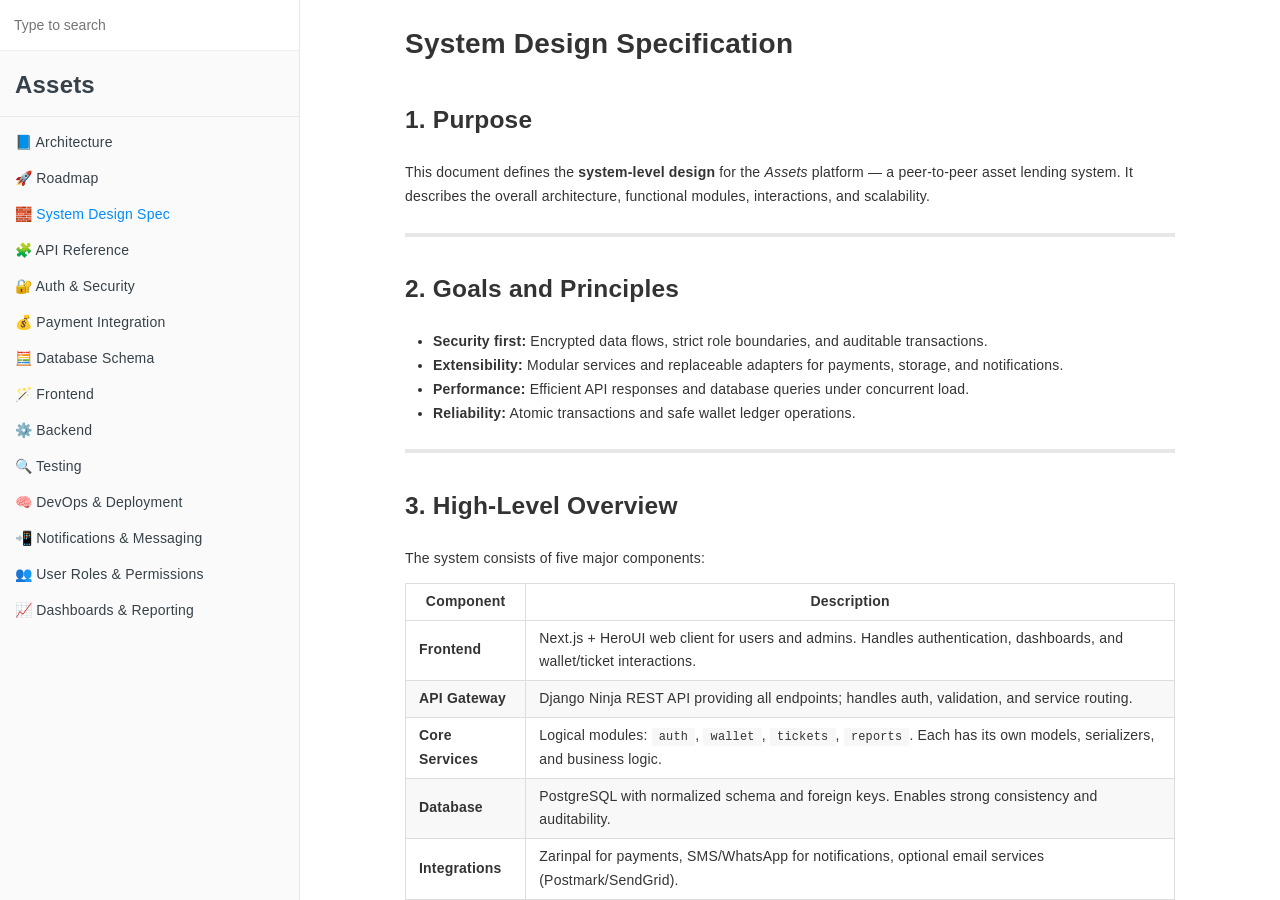
<file: system-design/index.html>
<!DOCTYPE html>
<html lang="en">
<head>
<meta charset="utf-8">
<meta content="text/html; charset=utf-8" http-equiv="Content-Type">
<title>🧱 System Design Spec - Assets</title>
<meta http-equiv="X-UA-Compatible" content="IE=edge">
<meta name="description" content="An open-source web app where users lend assets to each other through ticket-based requests, payments, and time-limited access. Built with Django Ninja, Next.js, and PostgreSQL">
<meta name="generator" content="mkdocs-1.6.1, mkdocs-gitbook-1.0.7">
<meta name="author" content="Shahriyar Gorgany">
<link rel="shortcut icon" href="../images/favicon.ico" type="image/x-icon">
<meta name="HandheldFriendly" content="true"/>
<meta name="viewport" content="width=device-width, initial-scale=1, user-scalable=no">
<meta name="apple-mobile-web-app-capable" content="yes">
<meta name="apple-mobile-web-app-status-bar-style" content="black">
<meta rel="next" href="" />
<link href="../css/style.min.css" rel="stylesheet">
<link href="../css/extra.css" rel="stylesheet"> 
</head>

<body>
<div class="book">
<div class="book-summary">
<div id="book-search-input" role="search">
<input type="text" placeholder="Type to search" />
</div> <!-- end of book-search-input -->

<nav role="navigation">
<ul class="summary">
<li>
<a href=".." target="_blank" class="custom-link">Assets</a>
</li>
<li class="divider"></li>
<li class="chapter" data-path="">
<a href="..">📘 Architecture</a>
<li class="chapter" data-path="roadmap/">
<a href="../roadmap/">🚀 Roadmap</a>
<li class="chapter active" data-path="system-design/">
<a href="./">🧱 System Design Spec</a>
<li class="chapter" data-path="api-reference/">
<a href="../api-reference/">🧩 API Reference</a>
<li class="chapter" data-path="auth-security/">
<a href="../auth-security/">🔐 Auth & Security</a>
<li class="chapter" data-path="payment-integration/">
<a href="../payment-integration/">💰 Payment Integration</a>
<li class="chapter" data-path="database-schema/">
<a href="../database-schema/">🧮 Database Schema</a>
<li class="chapter" data-path="frontend/">
<a href="../frontend/">🪄 Frontend</a>
<li class="chapter" data-path="backend/">
<a href="../backend/">⚙️ Backend</a>
<li class="chapter" data-path="testing/">
<a href="../testing/">🔍 Testing</a>
<li class="chapter" data-path="devops-deployment/">
<a href="../devops-deployment/">🧠 DevOps & Deployment</a>
<li class="chapter" data-path="notifications-messaging/">
<a href="../notifications-messaging/">📲 Notifications & Messaging</a>
<li class="chapter" data-path="user-roles-permissions/">
<a href="../user-roles-permissions/">👥 User Roles & Permissions</a>
<li class="chapter" data-path="dashboards-reporting/">
<a href="../dashboards-reporting/">📈 Dashboards & Reporting</a>
<li class="divider"></li>



<li><a href="http://www.mkdocs.org">
Published with MkDocs
</a></li>

<li><a href="https://github.com/GitbookIO/theme-default">
Theme by GitBook
</a></li>
</ul>

</nav>

</div> <!-- end of book-summary -->

<div class="book-body">
<div class="body-inner">
<div class="book-header" role="navigation">

<!-- Title -->
<h1>
<i class="fa fa-circle-o-notch fa-spin"></i>
<a href="." ></a>
</h1>

</div> <!-- end of book-header -->

<div class="page-wrapper" tabindex="-1" role="main">
<div class="page-inner">
<div id="book-search-results">
<div class="search-noresults">

<section class="normal markdown-section">



<h1 id="system-design-specification">System Design Specification</h1>
<h2 id="1-purpose">1. Purpose</h2>
<p>This document defines the <strong>system-level design</strong> for the <em>Assets</em> platform — a peer-to-peer asset lending system. It describes the overall architecture, functional modules, interactions, and scalability.</p>
<hr />
<h2 id="2-goals-and-principles">2. Goals and Principles</h2>
<ul>
<li><strong>Security first:</strong> Encrypted data flows, strict role boundaries, and auditable transactions.</li>
<li><strong>Extensibility:</strong> Modular services and replaceable adapters for payments, storage, and notifications.</li>
<li><strong>Performance:</strong> Efficient API responses and database queries under concurrent load.</li>
<li><strong>Reliability:</strong> Atomic transactions and safe wallet ledger operations.</li>
</ul>
<hr />
<h2 id="3-high-level-overview">3. High-Level Overview</h2>
<p>The system consists of five major components:</p>
<table>
<thead>
<tr>
<th>Component</th>
<th>Description</th>
</tr>
</thead>
<tbody>
<tr>
<td><strong>Frontend</strong></td>
<td>Next.js + HeroUI web client for users and admins. Handles authentication, dashboards, and wallet/ticket interactions.</td>
</tr>
<tr>
<td><strong>API Gateway</strong></td>
<td>Django Ninja REST API providing all endpoints; handles auth, validation, and service routing.</td>
</tr>
<tr>
<td><strong>Core Services</strong></td>
<td>Logical modules: <code>auth</code>, <code>wallet</code>, <code>tickets</code>, <code>reports</code>. Each has its own models, serializers, and business logic.</td>
</tr>
<tr>
<td><strong>Database</strong></td>
<td>PostgreSQL with normalized schema and foreign keys. Enables strong consistency and auditability.</td>
</tr>
<tr>
<td><strong>Integrations</strong></td>
<td>Zarinpal for payments, SMS/WhatsApp for notifications, optional email services (Postmark/SendGrid).</td>
</tr>
</tbody>
</table>
<hr />
<h2 id="4-functional-flow">4. Functional Flow</h2>
<h3 id="41-authentication-and-access">4.1 Authentication and Access</h3>
<ol>
<li>User logs in via <strong>OAuth 2.0</strong> (SSO) or email/password.</li>
<li>Backend issues a <strong>JWT</strong> stored in an <code>HttpOnly</code> cookie.</li>
<li>Frontend attaches the token to future requests.</li>
<li>Role-based middleware enforces access (admin vs user).</li>
</ol>
<h3 id="42-lending-workflow">4.2 Lending Workflow</h3>
<ol>
<li><strong>Borrower</strong> submits a ticket specifying asset, duration, and price.</li>
<li><strong>Lender</strong> receives a notification and accepts or declines.</li>
<li>Once accepted, funds are reserved in borrower’s wallet.</li>
<li>Payment captured through <strong>Zarinpal</strong> and ledger entries created.</li>
<li>Ticket status transitions: <em>pending → accepted → active → completed</em>.</li>
<li>Post-loan, funds are settled and transaction logs updated.</li>
</ol>
<h3 id="43-wallet-and-payments">4.3 Wallet and Payments</h3>
<ul>
<li>Each user has one wallet in PostgreSQL.</li>
<li><strong>Double-entry ledger</strong> ensures all debits and credits are balanced.</li>
<li>External payments handled by <strong>Zarinpal adapter</strong>, abstracted for future providers.</li>
<li>Audit trail captures all wallet operations.</li>
</ul>
<hr />
<h2 id="5-data-flow-diagram">5. Data Flow Diagram</h2>
<pre><code>+-----------+        +-------------+        +---------------+        +-------------+
|  Browser  | &lt;----&gt; | API Gateway | &lt;----&gt; | Core Services | &lt;----&gt; | PostgreSQL  |
| (Next.js) |        |  (Django)   |        | (Auth,Wallet, |        | (RLS, Logs) |
|           |        |             |        | Tickets...)   |        |             |
+-----------+        +-------------+        +---------------+        +-------------+
|           |        |             |
+--&gt; Zarinpal, SMS,
        Email Integrations &lt;------+
</code></pre>
<hr />
<h2 id="6-scalability-and-deployment">6. Scalability and Deployment</h2>
<table>
<thead>
<tr>
<th>Area</th>
<th>Approach</th>
</tr>
</thead>
<tbody>
<tr>
<td><strong>Monorepo</strong></td>
<td>TurboRepo for shared code and consistent tooling.</td>
</tr>
<tr>
<td><strong>API Scaling</strong></td>
<td>Horizontal scaling behind load balancer; stateless JWT authentication.</td>
</tr>
<tr>
<td><strong>DB Optimization</strong></td>
<td>Indexing, query caching, and read replicas if necessary.</td>
</tr>
<tr>
<td><strong>Caching</strong></td>
<td>Redis for sessions, rate-limiting, and transient data.</td>
</tr>
<tr>
<td><strong>Static Assets</strong></td>
<td>Deployed via Vercel CDN for the frontend.</td>
</tr>
</tbody>
</table>
<hr />
<h2 id="7-security-and-compliance">7. Security and Compliance</h2>
<ul>
<li><strong>Transport security:</strong> SSL/TLS enforced across all endpoints.</li>
<li><strong>Data at rest:</strong> AES-256 encryption for sensitive fields.</li>
<li><strong>Hashing:</strong> SHA-256 for integrity; bcrypt for passwords.</li>
<li><strong>Audit logging:</strong> Immutable logs for all wallet and admin actions.</li>
<li><strong>Compliance readiness:</strong> GDPR and data deletion policies.</li>
</ul>
<hr />
<h2 id="8-testing-strategy">8. Testing Strategy</h2>
<table>
<thead>
<tr>
<th>Layer</th>
<th>Tool</th>
<th>Coverage</th>
</tr>
</thead>
<tbody>
<tr>
<td><strong>Backend</strong></td>
<td>PyTest, Django Test Client</td>
<td>Unit + integration tests for all endpoints</td>
</tr>
<tr>
<td><strong>Frontend</strong></td>
<td>Playwright</td>
<td>UI workflows and regression checks</td>
</tr>
<tr>
<td><strong>CI/CD</strong></td>
<td>GitHub Actions</td>
<td>Lint, test, migrate, and deploy pipelines</td>
</tr>
</tbody>
</table>
<hr />
<h2 id="9-future-enhancements">9. Future Enhancements</h2>
<ul>
<li>Multi-tenant organizations and team lending.</li>
<li>Asset categories with images and metadata.</li>
<li>Smart matching between lenders and borrowers.</li>
<li>Reporting dashboards with time-series analytics.</li>
<li>Optional blockchain-based escrow layer.</li>
</ul>


</section>
</div> <!-- end of search-noresults -->
<div class="search-results">
<div class="has-results">

<h1 class="search-results-title"><span class='search-results-count'></span> results matching "<span class='search-query'></span>"</h1>
<ul class="search-results-list"></ul>

</div> <!-- end of has-results -->
<div class="no-results">

<h1 class="search-results-title">No results matching "<span class='search-query'></span>"</h1>

</div> <!-- end of no-results -->
</div> <!-- end of search-results -->
</div> <!-- end of book-search-results -->

</div> <!-- end of page-inner -->
</div> <!-- end of page-wrapper -->

</div> <!-- end of body-inner -->

</div> <!-- end of book-body -->
<script src="../js/main.js"></script>
<script src="../search/main.js"></script>
<script src="../js/gitbook.min.js"></script>
<script src="../js/theme.min.js"></script>
</body>
</html>
</file>
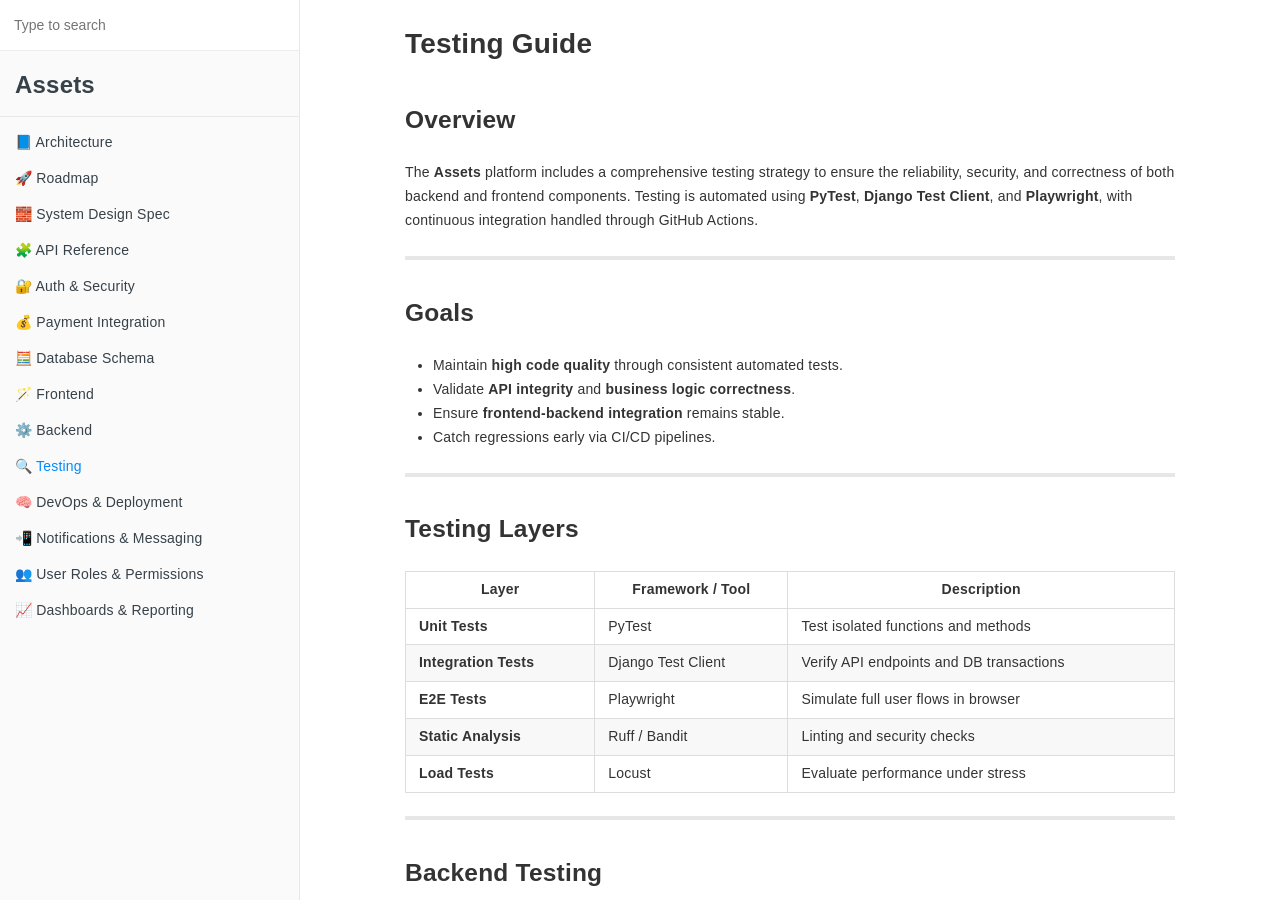
<file: testing/index.html>
<!DOCTYPE html>
<html lang="en">
<head>
<meta charset="utf-8">
<meta content="text/html; charset=utf-8" http-equiv="Content-Type">
<title>🔍 Testing - Assets</title>
<meta http-equiv="X-UA-Compatible" content="IE=edge">
<meta name="description" content="An open-source web app where users lend assets to each other through ticket-based requests, payments, and time-limited access. Built with Django Ninja, Next.js, and PostgreSQL">
<meta name="generator" content="mkdocs-1.6.1, mkdocs-gitbook-1.0.7">
<meta name="author" content="Shahriyar Gorgany">
<link rel="shortcut icon" href="../images/favicon.ico" type="image/x-icon">
<meta name="HandheldFriendly" content="true"/>
<meta name="viewport" content="width=device-width, initial-scale=1, user-scalable=no">
<meta name="apple-mobile-web-app-capable" content="yes">
<meta name="apple-mobile-web-app-status-bar-style" content="black">
<meta rel="next" href="" />
<link href="../css/style.min.css" rel="stylesheet">
<link href="../css/extra.css" rel="stylesheet"> 
</head>

<body>
<div class="book">
<div class="book-summary">
<div id="book-search-input" role="search">
<input type="text" placeholder="Type to search" />
</div> <!-- end of book-search-input -->

<nav role="navigation">
<ul class="summary">
<li>
<a href=".." target="_blank" class="custom-link">Assets</a>
</li>
<li class="divider"></li>
<li class="chapter" data-path="">
<a href="..">📘 Architecture</a>
<li class="chapter" data-path="roadmap/">
<a href="../roadmap/">🚀 Roadmap</a>
<li class="chapter" data-path="system-design/">
<a href="../system-design/">🧱 System Design Spec</a>
<li class="chapter" data-path="api-reference/">
<a href="../api-reference/">🧩 API Reference</a>
<li class="chapter" data-path="auth-security/">
<a href="../auth-security/">🔐 Auth & Security</a>
<li class="chapter" data-path="payment-integration/">
<a href="../payment-integration/">💰 Payment Integration</a>
<li class="chapter" data-path="database-schema/">
<a href="../database-schema/">🧮 Database Schema</a>
<li class="chapter" data-path="frontend/">
<a href="../frontend/">🪄 Frontend</a>
<li class="chapter" data-path="backend/">
<a href="../backend/">⚙️ Backend</a>
<li class="chapter active" data-path="testing/">
<a href="./">🔍 Testing</a>
<li class="chapter" data-path="devops-deployment/">
<a href="../devops-deployment/">🧠 DevOps & Deployment</a>
<li class="chapter" data-path="notifications-messaging/">
<a href="../notifications-messaging/">📲 Notifications & Messaging</a>
<li class="chapter" data-path="user-roles-permissions/">
<a href="../user-roles-permissions/">👥 User Roles & Permissions</a>
<li class="chapter" data-path="dashboards-reporting/">
<a href="../dashboards-reporting/">📈 Dashboards & Reporting</a>
<li class="divider"></li>



<li><a href="http://www.mkdocs.org">
Published with MkDocs
</a></li>

<li><a href="https://github.com/GitbookIO/theme-default">
Theme by GitBook
</a></li>
</ul>

</nav>

</div> <!-- end of book-summary -->

<div class="book-body">
<div class="body-inner">
<div class="book-header" role="navigation">

<!-- Title -->
<h1>
<i class="fa fa-circle-o-notch fa-spin"></i>
<a href="." ></a>
</h1>

</div> <!-- end of book-header -->

<div class="page-wrapper" tabindex="-1" role="main">
<div class="page-inner">
<div id="book-search-results">
<div class="search-noresults">

<section class="normal markdown-section">



<h1 id="testing-guide">Testing Guide</h1>
<h2 id="overview">Overview</h2>
<p>The <strong>Assets</strong> platform includes a comprehensive testing strategy to ensure the reliability, security, and correctness of both backend and frontend components. Testing is automated using <strong>PyTest</strong>, <strong>Django Test Client</strong>, and <strong>Playwright</strong>, with continuous integration handled through GitHub Actions.</p>
<hr />
<h2 id="goals">Goals</h2>
<ul>
<li>Maintain <strong>high code quality</strong> through consistent automated tests.</li>
<li>Validate <strong>API integrity</strong> and <strong>business logic correctness</strong>.</li>
<li>Ensure <strong>frontend-backend integration</strong> remains stable.</li>
<li>Catch regressions early via CI/CD pipelines.</li>
</ul>
<hr />
<h2 id="testing-layers">Testing Layers</h2>
<table>
<thead>
<tr>
<th>Layer</th>
<th>Framework / Tool</th>
<th>Description</th>
</tr>
</thead>
<tbody>
<tr>
<td><strong>Unit Tests</strong></td>
<td>PyTest</td>
<td>Test isolated functions and methods</td>
</tr>
<tr>
<td><strong>Integration Tests</strong></td>
<td>Django Test Client</td>
<td>Verify API endpoints and DB transactions</td>
</tr>
<tr>
<td><strong>E2E Tests</strong></td>
<td>Playwright</td>
<td>Simulate full user flows in browser</td>
</tr>
<tr>
<td><strong>Static Analysis</strong></td>
<td>Ruff / Bandit</td>
<td>Linting and security checks</td>
</tr>
<tr>
<td><strong>Load Tests</strong></td>
<td>Locust</td>
<td>Evaluate performance under stress</td>
</tr>
</tbody>
</table>
<hr />
<h2 id="backend-testing">Backend Testing</h2>
<h3 id="1-unit-tests">1. Unit Tests</h3>
<ul>
<li><strong>PyTest</strong> for lightweight, fast-running tests.</li>
<li>Tests cover models, services, and utility functions.</li>
</ul>
<p><strong>Example (<code>tests/test_wallet.py</code>):</strong></p>
<pre><code class="language-python">import pytest
from apps.wallet.models import Wallet

@pytest.mark.django_db
def test_wallet_balance_update():
    wallet = Wallet.objects.create(user_id=1, balance=100)
    wallet.balance += 50
    wallet.save()
    assert wallet.balance == 150
</code></pre>
<p>Run all unit tests:</p>
<pre><code class="language-bash">pytest -v
</code></pre>
<h3 id="2-integration-tests">2. Integration Tests</h3>
<p>Integration tests use <strong>Django Test Client</strong> to simulate API requests.</p>
<p><strong>Example (<code>tests/test_tickets.py</code>):</strong></p>
<pre><code class="language-python">from django.test import Client

def test_create_ticket():
    client = Client()
    client.login(email=&quot;user@example.com&quot;, password=&quot;1234&quot;)
    response = client.post(&quot;/api/v1/tickets/&quot;, {&quot;asset_name&quot;: &quot;Camera&quot;, &quot;price&quot;: 100, &quot;duration_days&quot;: 5})
    assert response.status_code == 200
</code></pre>
<p>Run integration tests with:</p>
<pre><code class="language-bash">pytest tests/ --disable-warnings
</code></pre>
<hr />
<h2 id="frontend-testing">Frontend Testing</h2>
<h3 id="1-unit-component-tests">1. Unit &amp; Component Tests</h3>
<p><strong>Tool:</strong> Jest + React Testing Library<br />
Tests verify rendering, props, and user interactions.</p>
<p><strong>Example:</strong></p>
<pre><code class="language-typescript">import { render, screen } from &quot;@testing-library/react&quot;;
import WalletCard from &quot;@/components/dashboard/WalletCard&quot;;

test(&quot;renders wallet balance&quot;, () =&gt; {
  render(&lt;WalletCard balance={1000} /&gt;);
  expect(screen.getByText(&quot;1000&quot;)).toBeInTheDocument();
});
</code></pre>
<p>Run frontend tests:</p>
<pre><code class="language-bash">npm run test
</code></pre>
<h3 id="2-end-to-end-e2e-tests">2. End-to-End (E2E) Tests</h3>
<p><strong>Tool:</strong> Playwright<br />
Simulates real browser interactions.</p>
<p><strong>Example Scenario:</strong></p>
<ol>
<li>User logs in.</li>
<li>Creates a new lending ticket.</li>
<li>Completes payment flow.</li>
</ol>
<p><strong>Example Test (<code>tests/e2e/login.spec.ts</code>):</strong></p>
<pre><code class="language-typescript">import { test, expect } from &quot;@playwright/test&quot;;

test(&quot;user can log in&quot;, async ({ page }) =&gt; {
  await page.goto(&quot;http://localhost:3000/auth/login&quot;);
  await page.fill(&quot;input[name=email]&quot;, &quot;user@example.com&quot;);
  await page.fill(&quot;input[name=password]&quot;, &quot;1234&quot;);
  await page.click(&quot;button[type=submit]&quot;);
  await expect(page).toHaveURL(&quot;/dashboard&quot;);
});
</code></pre>
<p>Run E2E tests:</p>
<pre><code class="language-bash">npx playwright test
</code></pre>
<hr />
<h2 id="continuous-integration-ci">Continuous Integration (CI)</h2>
<p>GitHub Actions automatically runs tests on each pull request.</p>
<p><strong>Example Workflow (<code>.github/workflows/test.yml</code>):</strong></p>
<pre><code class="language-yaml">name: CI Tests

on: [push, pull_request]

jobs:
  test:
    runs-on: ubuntu-latest
    services:
      postgres:
        image: postgres:15
        env:
          POSTGRES_DB: assets
          POSTGRES_USER: user
          POSTGRES_PASSWORD: pass
        ports:
          - 5432:5432
    steps:
      - uses: actions/checkout@v3
      - name: Set up Python
        uses: actions/setup-python@v4
        with:
          python-version: 3.11
      - name: Install dependencies
        run: |
          pip install -r backend/requirements.txt
          npm ci --prefix frontend
      - name: Run Backend Tests
        run: pytest backend/tests/
      - name: Run Frontend Tests
        run: npm test --prefix frontend
</code></pre>
<hr />
<h2 id="test-data-and-fixtures">Test Data and Fixtures</h2>
<h3 id="seed-data">Seed Data</h3>
<p>Seed scripts provide initial data for consistent test environments.</p>
<p><strong>Command:</strong></p>
<pre><code class="language-bash">python manage.py loaddata seed_data.json
</code></pre>
<h3 id="pytest-fixtures">PyTest Fixtures</h3>
<p>Reusable components for user creation, wallet initialization, and ticket seeding.</p>
<p><strong>Example:</strong></p>
<pre><code class="language-python">@pytest.fixture
def user(db, django_user_model):
    return django_user_model.objects.create_user(email=&quot;user@example.com&quot;, password=&quot;1234&quot;)
</code></pre>
<hr />
<h2 id="performance-load-testing">Performance &amp; Load Testing</h2>
<p>Use <strong>Locust</strong> for concurrent user simulations.</p>
<p><strong>Example:</strong></p>
<pre><code class="language-python">from locust import HttpUser, task

class AssetsUser(HttpUser):
    @task
    def view_dashboard(self):
        self.client.get(&quot;/api/v1/reports/overview/&quot;)
</code></pre>
<p>Run load test:</p>
<pre><code class="language-bash">locust -f locustfile.py
</code></pre>
<hr />
<h2 id="security-testing">Security Testing</h2>
<table>
<thead>
<tr>
<th>Tool</th>
<th>Purpose</th>
</tr>
</thead>
<tbody>
<tr>
<td><strong>Bandit</strong></td>
<td>Detect insecure Python code</td>
</tr>
<tr>
<td><strong>Safety</strong></td>
<td>Check dependencies for known vulnerabilities</td>
</tr>
<tr>
<td><strong>OWASP ZAP</strong></td>
<td>Automated web security scanning</td>
</tr>
</tbody>
</table>
<p>Example command:</p>
<pre><code class="language-bash">bandit -r backend/
safety check -r backend/requirements.txt
</code></pre>
<hr />
<h2 id="coverage-reports">Coverage Reports</h2>
<p>Generate test coverage reports to ensure code completeness.</p>
<pre><code class="language-bash">pytest --cov=apps --cov-report=html
</code></pre>
<p>View results in <code>htmlcov/index.html</code>.</p>
<hr />
<h2 id="checklist">Checklist</h2>
<ul>
<li>Test both <strong>happy</strong> and <strong>failure</strong> paths.</li>
<li>Keep tests <strong>idempotent</strong> and <strong>independent</strong>.</li>
<li>Use <strong>factory methods</strong> for repeatable data creation.</li>
<li>Run tests before each deployment.</li>
<li>Use GitHub badges to display CI test status.</li>
</ul>


</section>
</div> <!-- end of search-noresults -->
<div class="search-results">
<div class="has-results">

<h1 class="search-results-title"><span class='search-results-count'></span> results matching "<span class='search-query'></span>"</h1>
<ul class="search-results-list"></ul>

</div> <!-- end of has-results -->
<div class="no-results">

<h1 class="search-results-title">No results matching "<span class='search-query'></span>"</h1>

</div> <!-- end of no-results -->
</div> <!-- end of search-results -->
</div> <!-- end of book-search-results -->

</div> <!-- end of page-inner -->
</div> <!-- end of page-wrapper -->

</div> <!-- end of body-inner -->

</div> <!-- end of book-body -->
<script src="../js/main.js"></script>
<script src="../search/main.js"></script>
<script src="../js/gitbook.min.js"></script>
<script src="../js/theme.min.js"></script>
</body>
</html>
</file>
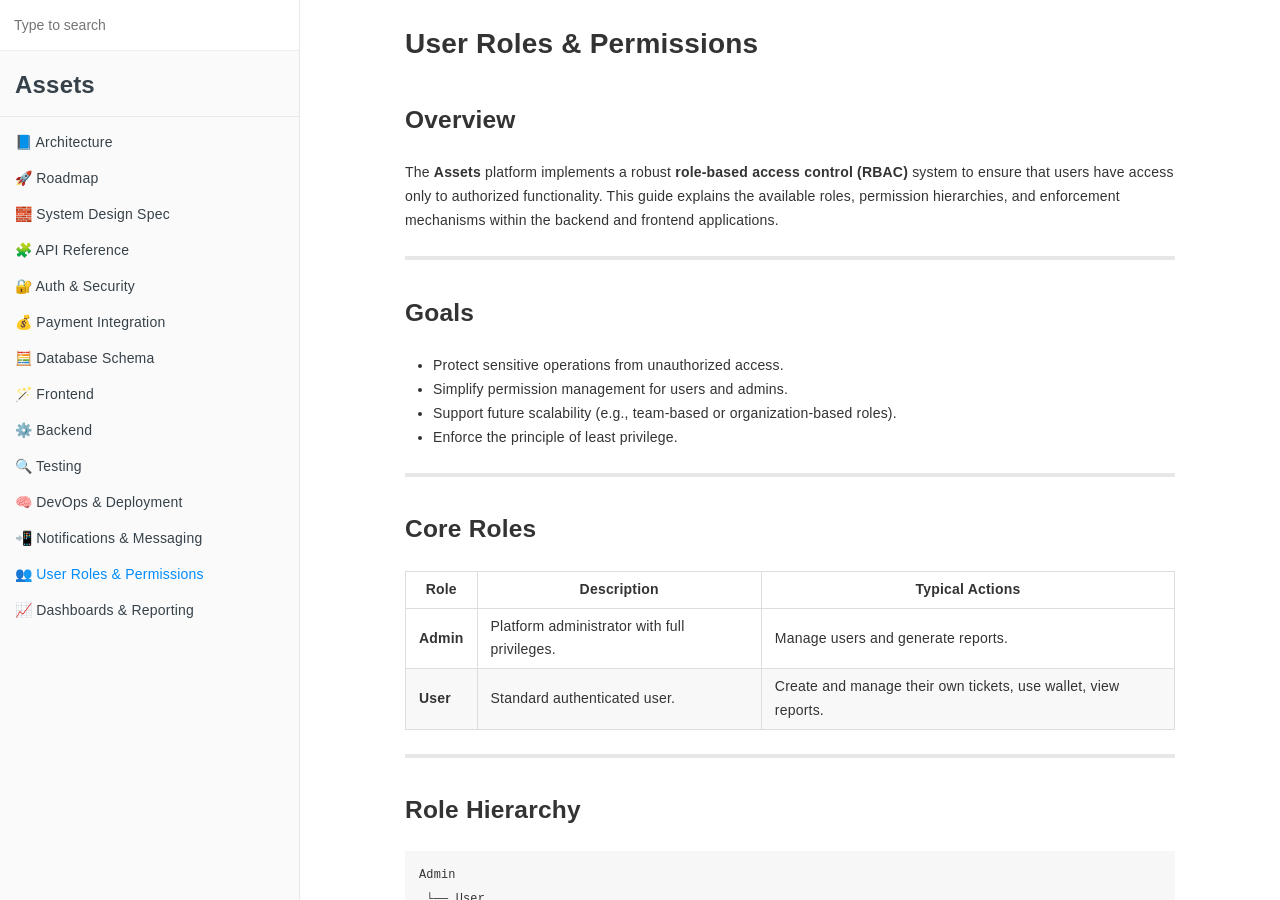
<file: user-roles-permissions/index.html>
<!DOCTYPE html>
<html lang="en">
<head>
<meta charset="utf-8">
<meta content="text/html; charset=utf-8" http-equiv="Content-Type">
<title>👥 User Roles & Permissions - Assets</title>
<meta http-equiv="X-UA-Compatible" content="IE=edge">
<meta name="description" content="An open-source web app where users lend assets to each other through ticket-based requests, payments, and time-limited access. Built with Django Ninja, Next.js, and PostgreSQL">
<meta name="generator" content="mkdocs-1.6.1, mkdocs-gitbook-1.0.7">
<meta name="author" content="Shahriyar Gorgany">
<link rel="shortcut icon" href="../images/favicon.ico" type="image/x-icon">
<meta name="HandheldFriendly" content="true"/>
<meta name="viewport" content="width=device-width, initial-scale=1, user-scalable=no">
<meta name="apple-mobile-web-app-capable" content="yes">
<meta name="apple-mobile-web-app-status-bar-style" content="black">
<meta rel="next" href="" />
<link href="../css/style.min.css" rel="stylesheet">
<link href="../css/extra.css" rel="stylesheet"> 
</head>

<body>
<div class="book">
<div class="book-summary">
<div id="book-search-input" role="search">
<input type="text" placeholder="Type to search" />
</div> <!-- end of book-search-input -->

<nav role="navigation">
<ul class="summary">
<li>
<a href=".." target="_blank" class="custom-link">Assets</a>
</li>
<li class="divider"></li>
<li class="chapter" data-path="">
<a href="..">📘 Architecture</a>
<li class="chapter" data-path="roadmap/">
<a href="../roadmap/">🚀 Roadmap</a>
<li class="chapter" data-path="system-design/">
<a href="../system-design/">🧱 System Design Spec</a>
<li class="chapter" data-path="api-reference/">
<a href="../api-reference/">🧩 API Reference</a>
<li class="chapter" data-path="auth-security/">
<a href="../auth-security/">🔐 Auth & Security</a>
<li class="chapter" data-path="payment-integration/">
<a href="../payment-integration/">💰 Payment Integration</a>
<li class="chapter" data-path="database-schema/">
<a href="../database-schema/">🧮 Database Schema</a>
<li class="chapter" data-path="frontend/">
<a href="../frontend/">🪄 Frontend</a>
<li class="chapter" data-path="backend/">
<a href="../backend/">⚙️ Backend</a>
<li class="chapter" data-path="testing/">
<a href="../testing/">🔍 Testing</a>
<li class="chapter" data-path="devops-deployment/">
<a href="../devops-deployment/">🧠 DevOps & Deployment</a>
<li class="chapter" data-path="notifications-messaging/">
<a href="../notifications-messaging/">📲 Notifications & Messaging</a>
<li class="chapter active" data-path="user-roles-permissions/">
<a href="./">👥 User Roles & Permissions</a>
<li class="chapter" data-path="dashboards-reporting/">
<a href="../dashboards-reporting/">📈 Dashboards & Reporting</a>
<li class="divider"></li>



<li><a href="http://www.mkdocs.org">
Published with MkDocs
</a></li>

<li><a href="https://github.com/GitbookIO/theme-default">
Theme by GitBook
</a></li>
</ul>

</nav>

</div> <!-- end of book-summary -->

<div class="book-body">
<div class="body-inner">
<div class="book-header" role="navigation">

<!-- Title -->
<h1>
<i class="fa fa-circle-o-notch fa-spin"></i>
<a href="." ></a>
</h1>

</div> <!-- end of book-header -->

<div class="page-wrapper" tabindex="-1" role="main">
<div class="page-inner">
<div id="book-search-results">
<div class="search-noresults">

<section class="normal markdown-section">



<h1 id="user-roles-permissions">User Roles &amp; Permissions</h1>
<h2 id="overview">Overview</h2>
<p>The <strong>Assets</strong> platform implements a robust <strong>role-based access control (RBAC)</strong> system to ensure that users have access only to authorized functionality. This guide explains the available roles, permission hierarchies, and enforcement mechanisms within the backend and frontend applications.</p>
<hr />
<h2 id="goals">Goals</h2>
<ul>
<li>Protect sensitive operations from unauthorized access.</li>
<li>Simplify permission management for users and admins.</li>
<li>Support future scalability (e.g., team-based or organization-based roles).</li>
<li>Enforce the principle of least privilege.</li>
</ul>
<hr />
<h2 id="core-roles">Core Roles</h2>
<table>
<thead>
<tr>
<th>Role</th>
<th>Description</th>
<th>Typical Actions</th>
</tr>
</thead>
<tbody>
<tr>
<td><strong>Admin</strong></td>
<td>Platform administrator with full privileges.</td>
<td>Manage users and generate reports.</td>
</tr>
<tr>
<td><strong>User</strong></td>
<td>Standard authenticated user.</td>
<td>Create and manage their own tickets, use wallet, view reports.</td>
</tr>
</tbody>
</table>
<hr />
<h2 id="role-hierarchy">Role Hierarchy</h2>
<pre><code>Admin
 └── User
</code></pre>
<ul>
<li><strong>Admins</strong> have read access to all resources.</li>
<li><strong>Users</strong> have access only to their own data and limited public endpoints.</li>
<li>Future roles (e.g., <code>moderator</code>, <code>auditor</code>) can extend this hierarchy.</li>
</ul>
<hr />
<h2 id="permission-matrix">Permission Matrix</h2>
<table>
<thead>
<tr>
<th>Module</th>
<th>Action</th>
<th>User</th>
<th>Admin</th>
</tr>
</thead>
<tbody>
<tr>
<td><strong>Authentication</strong></td>
<td>Register/Login</td>
<td>✅</td>
<td>✅</td>
</tr>
<tr>
<td><strong>Tickets</strong></td>
<td>Create/Update/Delete Own</td>
<td>✅</td>
<td>✅</td>
</tr>
<tr>
<td><strong>Tickets</strong></td>
<td>Read Any</td>
<td>❌</td>
<td>✅</td>
</tr>
<tr>
<td><strong>Wallet</strong></td>
<td>View/Manage Own</td>
<td>✅</td>
<td>✅</td>
</tr>
<tr>
<td><strong>Wallet</strong></td>
<td>Reads Others’ Wallets</td>
<td>❌</td>
<td>✅</td>
</tr>
<tr>
<td><strong>Reports</strong></td>
<td>View Personal Reports</td>
<td>✅</td>
<td>✅</td>
</tr>
<tr>
<td><strong>Reports</strong></td>
<td>Access All Reports</td>
<td>❌</td>
<td>✅</td>
</tr>
<tr>
<td><strong>Notifications</strong></td>
<td>Receive</td>
<td>✅</td>
<td>✅</td>
</tr>
<tr>
<td><strong>Notifications</strong></td>
<td>Broadcast</td>
<td>❌</td>
<td>✅</td>
</tr>
<tr>
<td><strong>Admin Dashboard</strong></td>
<td>Access</td>
<td>❌</td>
<td>✅</td>
</tr>
</tbody>
</table>
<p>✅ = Allowed | ❌ = Restricted</p>
<hr />
<h2 id="api-role-enforcement">API Role Enforcement</h2>
<p>All API routes define permission decorators or dependencies.</p>
<table>
<thead>
<tr>
<th>Decorator</th>
<th>Description</th>
</tr>
</thead>
<tbody>
<tr>
<td><code>@login_required</code></td>
<td>Requires authentication.</td>
</tr>
<tr>
<td><code>@admin_required</code></td>
<td>Restricts access to admin-only endpoints.</td>
</tr>
</tbody>
</table>
<hr />
<h2 id="admin-dashboard-permissions">Admin Dashboard Permissions</h2>
<p>The admin dashboard is accessible only to users with the <code>admin</code> role.<br />
It allows the following operations:</p>
<ul>
<li>View all users and wallets.</li>
<li>Generate and export financial reports.</li>
<li>Broadcast notifications to all users.</li>
</ul>
<hr />
<h2 id="security-considerations">Security Considerations</h2>
<ul>
<li>Tokens include user role claims (<code>role=admin</code> or <code>role=user</code>).</li>
<li>Backend authorization always takes precedence over frontend visibility.</li>
<li>Sensitive endpoints enforce both <strong>JWT validation</strong> and <strong>role checks</strong>.</li>
<li>Logs include user ID and role for every API call.</li>
<li>Attempted access violations are recorded for audit.</li>
</ul>
<hr />
<h2 id="future-role-extensions">Future Role Extensions</h2>
<table>
<thead>
<tr>
<th>Planned Role</th>
<th>Description</th>
</tr>
</thead>
<tbody>
<tr>
<td><strong>Moderator</strong></td>
<td>Manage and verify asset listings.</td>
</tr>
<tr>
<td><strong>Auditor</strong></td>
<td>Read-only access to financial reports and logs.</td>
</tr>
<tr>
<td><strong>Support Agent</strong></td>
<td>Handle ticket and user inquiries via support dashboard.</td>
</tr>
</tbody>
</table>
<hr />
<h2 id="testing-permissions">Testing Permissions</h2>
<p><strong>Example Tests:</strong></p>
<pre><code class="language-python">def test_user_cannot_access_admin_endpoints(client, user):
    client.force_authenticate(user)
    response = client.get(&quot;/api/v1/admin/reports/&quot;)
    assert response.status_code == 403

def test_admin_can_access_reports(client, admin_user):
    client.force_authenticate(admin_user)
    response = client.get(&quot;/api/v1/admin/reports/&quot;)
    assert response.status_code == 200
</code></pre>
<hr />
<h2 id="summary">Summary</h2>
<table>
<thead>
<tr>
<th>Component</th>
<th>Enforcement Location</th>
</tr>
</thead>
<tbody>
<tr>
<td><strong>JWT &amp; OAuth Tokens</strong></td>
<td>Authentication Layer</td>
</tr>
<tr>
<td><strong>Role Checks</strong></td>
<td>Middleware and Endpoints</td>
</tr>
<tr>
<td><strong>UI Restrictions</strong></td>
<td>Frontend Components</td>
</tr>
<tr>
<td><strong>Database Filters</strong></td>
<td>Querysets and Repositories</td>
</tr>
</tbody>
</table>
<p>Together, these ensure that data access is consistent, secure, and auditable across the entire system.</p>


</section>
</div> <!-- end of search-noresults -->
<div class="search-results">
<div class="has-results">

<h1 class="search-results-title"><span class='search-results-count'></span> results matching "<span class='search-query'></span>"</h1>
<ul class="search-results-list"></ul>

</div> <!-- end of has-results -->
<div class="no-results">

<h1 class="search-results-title">No results matching "<span class='search-query'></span>"</h1>

</div> <!-- end of no-results -->
</div> <!-- end of search-results -->
</div> <!-- end of book-search-results -->

</div> <!-- end of page-inner -->
</div> <!-- end of page-wrapper -->

</div> <!-- end of body-inner -->

</div> <!-- end of book-body -->
<script src="../js/main.js"></script>
<script src="../search/main.js"></script>
<script src="../js/gitbook.min.js"></script>
<script src="../js/theme.min.js"></script>
</body>
</html>
</file>
<file: css/extra.css>
nav[role="navigation"] > ul.summary > li:first-child a {
  font-weight: bold;
  font-size: x-large;
}

nav[role="navigation"] > ul.summary > li:nth-last-child(-n + 3) {
  display: none;
}

.search-results {
  display: none;
}
</file>
